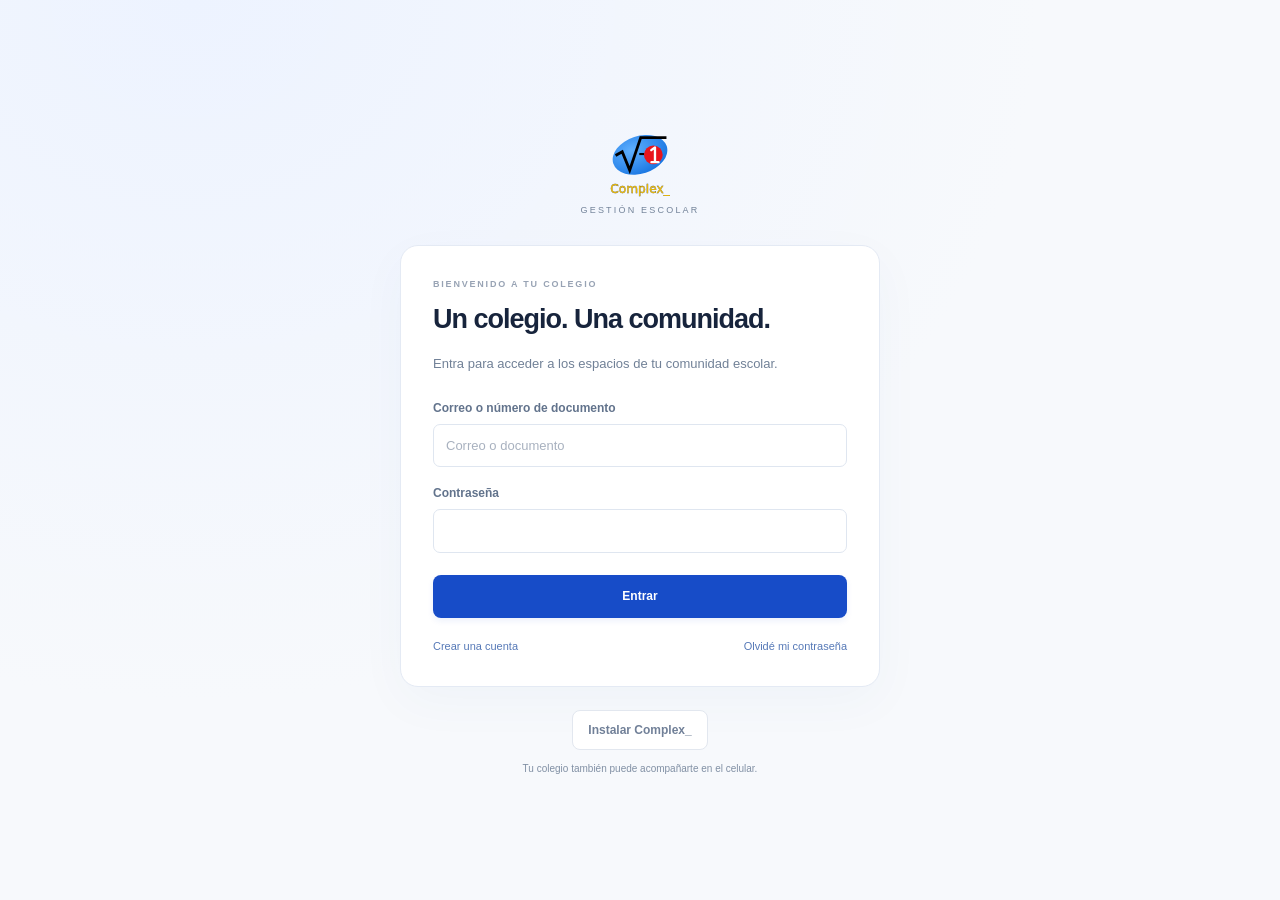
<file: index.html>
<!doctype html>
<html lang="es-CO">
<head>
<meta charset="utf-8"><meta name="viewport" content="width=device-width,initial-scale=1,viewport-fit=cover"><meta name="theme-color" content="#174cc8">
<meta name="description" content="Complex_: acceso y cuentas de tu comunidad escolar."><meta name="apple-mobile-web-app-capable" content="yes"><meta name="apple-mobile-web-app-title" content="Complex_">
<meta http-equiv="Content-Security-Policy" content="default-src 'self'; script-src 'self'; style-src 'self'; img-src 'self' data:; connect-src 'self' https://auyfjqprhspncctnufzi.supabase.co wss://auyfjqprhspncctnufzi.supabase.co; object-src 'none'; frame-src 'self' blob:; base-uri 'self'; form-action 'self'">
<title>Cuentas · Complex_</title><link rel="icon" href="icono.svg" type="image/svg+xml"><link rel="apple-touch-icon" href="icono-192.png"><link rel="manifest" href="manifest.webmanifest"><link rel="stylesheet" href="esqueleto.css?v=20261027183746"><script src="pwa-update.js?v=20261027183746" defer></script><script src="supabase-2.117.3.js?v=20261027183746" defer></script><script src="cloud.js?v=20261027183746" defer></script>
<link rel="stylesheet" href="circulares.css?v=20261027183746"><script src="circular-model.js?v=20261027183746" defer></script><script src="circulares.js?v=20261027183746" defer></script>
<script src="esqueleto.js?v=20261027183746" defer></script>
</head>
<body>
<a class="skip" href="#contenido">Ir al contenido</a>
<button id="menu-backdrop" class="backdrop" aria-label="Cerrar menú" hidden></button>
<aside class="sidebar" id="sidebar" aria-label="Navegación principal">
<a class="brand" href="#/inicio" aria-label="Complex_, inicio"><img src="logo-complex.svg" alt="Complex_"><span>GESTIÓN ESCOLAR</span></a>
<div class="workspace"><span class="workspace-icon" data-icon="school"></span><div><strong>Tu colegio</strong><small>Espacio por configurar</small></div><span class="workspace-dot" aria-hidden="true"></span></div>
<p class="nav-label">TU ESPACIO</p><nav id="nav"></nav>
<div class="sidebar-bottom"><div class="skeleton-label"><span></span>Estructura inicial</div><p>Todo empieza con una<br>comunidad bien conectada.</p><button class="help-button" data-action="help"><span data-icon="help"></span>Guía para empezar<span>↗</span></button></div>
</aside>
<div class="workspace-main">
<header class="topbar"><button class="icon-button mobile-menu" id="menu-button" aria-label="Abrir menú" aria-controls="sidebar" aria-expanded="false"><span data-icon="menu"></span></button><div class="breadcrumb"><span>Administración</span><span class="crumb-slash">/</span><strong id="breadcrumb-current">Cuentas</strong></div><div class="topbar-actions"><button class="top-help" data-action="help"><span data-icon="help"></span><span>Ayuda</span></button><span class="top-divider"></span><span class="profile-avatar" aria-hidden="true">C</span><span class="profile-label">Administración<small>Acceso al colegio</small></span></div></header>
<main id="contenido" tabindex="-1"></main>
<footer class="footer"><span>Complex_ <span class="footer-dot">·</span> Tu comunidad, en un solo lugar.</span><span>Conectado a tu colegio</span></footer>
</div>
<dialog id="account-dialog" aria-labelledby="account-title"><form id="account-form">
<div class="dialog-heading"><div><span class="eyebrow">GESTIÓN DE CUENTAS</span><h2 id="account-title">Añadir cuenta</h2></div><button class="icon-button" type="button" data-action="close-dialog" aria-label="Cerrar formulario"><span data-icon="close"></span></button></div>
<p class="dialog-intro">Crea el acceso de la persona y asígnale un rol en el colegio.</p>
<div class="draft-notice"><span data-icon="info"></span><span>Se creará una <strong>cuenta real en el colegio</strong>. Al terminar recibirás la contraseña temporal para entregarla a la persona.</span></div>
<input id="account-id" type="hidden">
<div class="form-grid"><label>Nombres <span>*</span><input id="first-name" name="firstName" autocomplete="given-name" maxlength="80" required placeholder="Nombres de la persona"></label><label>Apellidos <span>*</span><input id="last-name" name="lastName" autocomplete="family-name" maxlength="80" required placeholder="Apellidos"></label></div>
<label>Correo electrónico <span>*</span><input id="account-email" name="email" type="email" autocomplete="email" maxlength="180" required placeholder="nombre@ejemplo.com"></label>
<label>Rol en el colegio <span>*</span><select id="account-role" name="role" required></select><small id="role-hint"></small></label>

<p class="form-error" id="form-error" role="alert" hidden></p>
<div class="dialog-actions"><button class="btn secondary" type="button" data-action="close-dialog">Cancelar</button><button class="btn primary" type="submit"><span data-icon="save"></span>Crear cuenta</button></div>
</form></dialog>
<dialog id="info-dialog" aria-labelledby="info-title"><div class="dialog-heading"><h2 id="info-title"></h2><button class="icon-button" data-action="close-info" aria-label="Cerrar"><span data-icon="close"></span></button></div><div id="info-body"></div><div class="dialog-actions" id="info-actions"></div></dialog>
<div class="toast" id="toast" role="status" hidden></div>
</body></html>
</file>
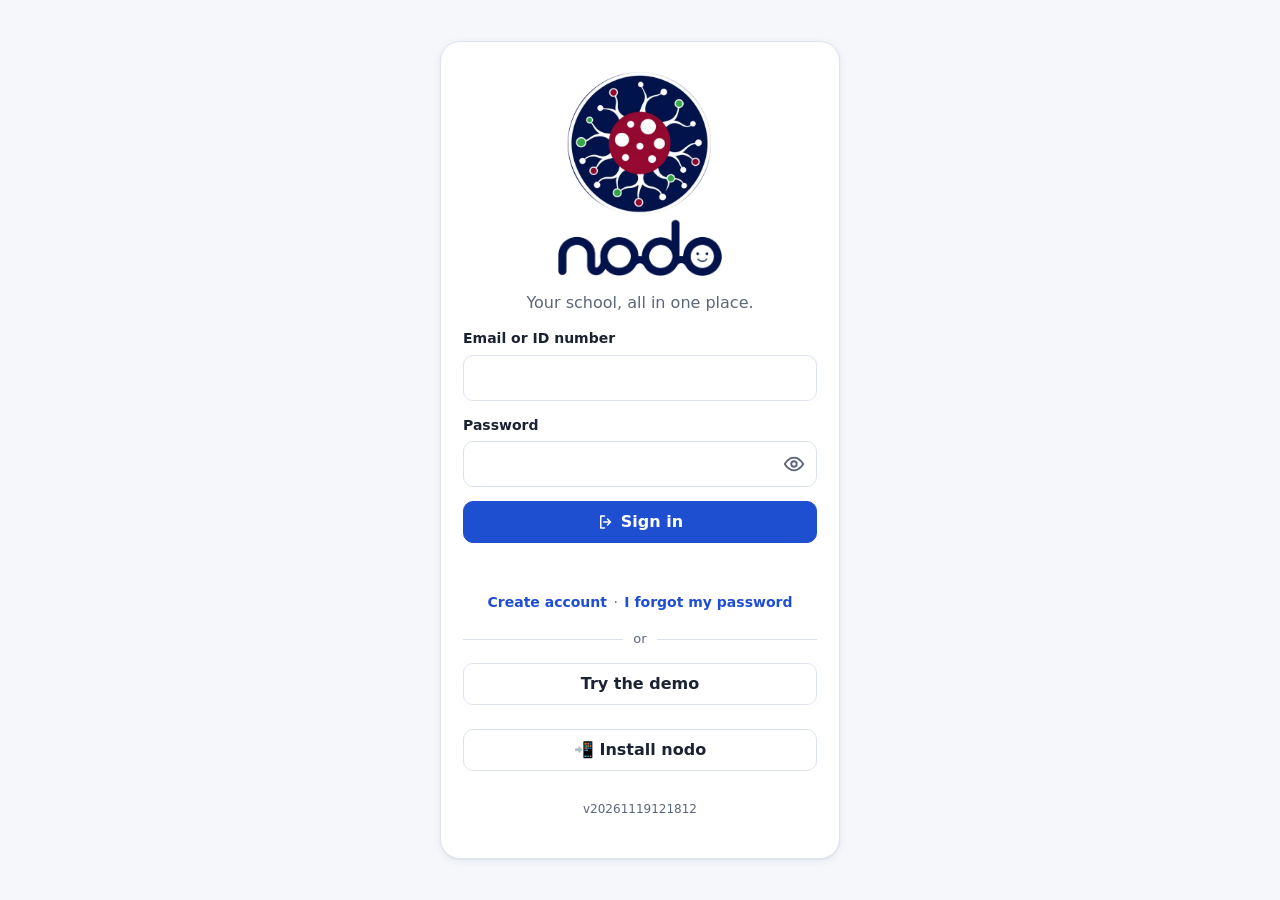
<file: app/index.html>
<!doctype html>
<html lang="es">
<head>
  <meta charset="utf-8">
  <!-- Política de seguridad (CSP): solo se ejecuta código de la propia app (y la librería de QR con su
       huella de integridad); los datos solo van a nuestro Supabase. Si alguien lograra meter HTML en un
       mensaje, el navegador no ejecutaría scripts. -->
  <meta http-equiv="Content-Security-Policy" content="default-src 'self'; script-src 'self' https://cdn.jsdelivr.net; style-src 'self' 'unsafe-inline'; img-src 'self' data: blob: https://auyfjqprhspncctnufzi.supabase.co; connect-src 'self' https://auyfjqprhspncctnufzi.supabase.co wss://auyfjqprhspncctnufzi.supabase.co; font-src 'self' data:; worker-src 'self' blob:; frame-src 'self' blob:; manifest-src 'self'; object-src 'none'; base-uri 'self'; form-action 'self'">
  <!-- Sin zoom (Fabio, 27-oct): ni con dos dedos ni al tocar un campo de texto en el iPhone -->
  <meta name="viewport" content="width=device-width, initial-scale=1, minimum-scale=1, maximum-scale=1, user-scalable=no, viewport-fit=cover">
  <title>nodo</title>
  <meta name="description" content="nodo: notas, asistencia, observador y circulares de tu colegio.">
  <meta name="theme-color" content="#1f4fd1">
  <link rel="manifest" href="manifest.webmanifest">
  <link rel="icon" href="img/icono.svg" type="image/svg+xml">
  <link rel="apple-touch-icon" href="img/icono-192.png">
  <link rel="stylesheet" href="estilos.css">
  <link rel="stylesheet" href="estilos-rea.css">
</head>
<body>
  <div id="app">
    <div class="cargando pantalla" aria-label="Cargando"><span></span></div>
  </div>
  <noscript>nodo necesita JavaScript.</noscript>
  <!-- La librería de Supabase se baja en paralelo con la app (antes empezaba solo cuando la app ya había cargado) -->
  <link rel="preload" href="vendor/supabase-2.117.3.js" as="script">
  <!-- El núcleo de la app se pide todo a la vez (sin esperar a que app.js diga qué necesita) -->
  <link rel="modulepreload" href="js/db.js">
  <link rel="modulepreload" href="js/estado.js">
  <link rel="modulepreload" href="js/ui.js">
  <link rel="modulepreload" href="js/config.js">
  <link rel="modulepreload" href="js/i18n.js">
  <link rel="modulepreload" href="js/pantallas/comun.js">
  <script type="module" src="js/app.js"></script>
</body>
</html>
</file>
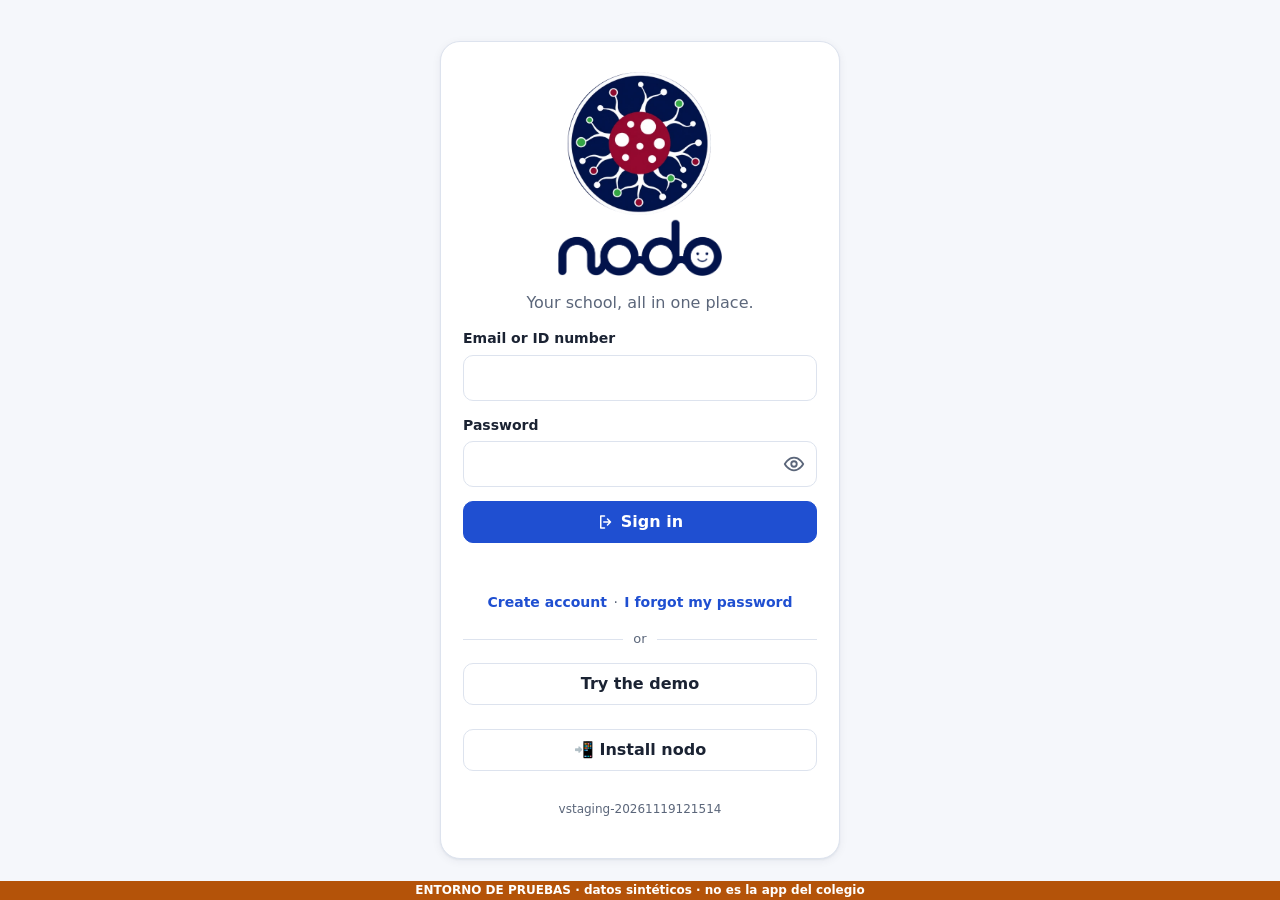
<file: staging/index.html>
<!doctype html>
<html lang="es">
<head><meta name="robots" content="noindex, nofollow">
  <meta charset="utf-8">
  <!-- Política de seguridad (CSP): solo se ejecuta código de la propia app (y la librería de QR con su
       huella de integridad); los datos solo van a nuestro Supabase. Si alguien lograra meter HTML en un
       mensaje, el navegador no ejecutaría scripts. -->
  <meta http-equiv="Content-Security-Policy" content="default-src 'self'; script-src 'self' https://cdn.jsdelivr.net; style-src 'self' 'unsafe-inline'; img-src 'self' data: blob: https://vetaaucwfzyeyjiaebwo.supabase.co; connect-src 'self' https://vetaaucwfzyeyjiaebwo.supabase.co wss://vetaaucwfzyeyjiaebwo.supabase.co; font-src 'self' data:; worker-src 'self' blob:; frame-src 'self' blob:; manifest-src 'self'; object-src 'none'; base-uri 'self'; form-action 'self'">
  <!-- Sin zoom (Fabio, 27-oct): ni con dos dedos ni al tocar un campo de texto en el iPhone -->
  <meta name="viewport" content="width=device-width, initial-scale=1, minimum-scale=1, maximum-scale=1, user-scalable=no, viewport-fit=cover">
  <title>nodo</title>
  <meta name="description" content="nodo: notas, asistencia, observador y circulares de tu colegio.">
  <meta name="theme-color" content="#1f4fd1">
  <link rel="manifest" href="manifest.webmanifest">
  <link rel="icon" href="img/icono.svg" type="image/svg+xml">
  <link rel="apple-touch-icon" href="img/icono-192.png">
  <link rel="stylesheet" href="estilos.css">
  <link rel="stylesheet" href="estilos-rea.css">
</head>
<body><div id="franja-staging" role="note" style="position:fixed;left:0;right:0;bottom:0;z-index:99999;background:#b45309;color:#fff;font:600 12px/1.6 system-ui,sans-serif;text-align:center;pointer-events:none">ENTORNO DE PRUEBAS · datos sintéticos · no es la app del colegio</div>
  <div id="app">
    <div class="cargando pantalla" aria-label="Cargando"><span></span></div>
  </div>
  <noscript>nodo necesita JavaScript.</noscript>
  <!-- La librería de Supabase se baja en paralelo con la app (antes empezaba solo cuando la app ya había cargado) -->
  <link rel="preload" href="vendor/supabase-2.117.3.js" as="script">
  <!-- El núcleo de la app se pide todo a la vez (sin esperar a que app.js diga qué necesita) -->
  <link rel="modulepreload" href="js/db.js">
  <link rel="modulepreload" href="js/estado.js">
  <link rel="modulepreload" href="js/ui.js">
  <link rel="modulepreload" href="js/config.js">
  <link rel="modulepreload" href="js/i18n.js">
  <link rel="modulepreload" href="js/pantallas/comun.js">
  <script type="module" src="js/app.js"></script>
</body>
</html>
</file>
<file: esqueleto.css>
:root{--blue:#174cc8;--soft:#edf3ff;--ink:#17243c;--muted:#778397;--line:#e7ebf2;--bg:#f7f9fc;font-family:Inter,"Segoe UI",Arial,sans-serif;color:var(--ink);background:var(--bg);font-synthesis:none;color-scheme:light}*{box-sizing:border-box}body{margin:0;font-size:14px;line-height:1.5}button,input,select,textarea{font:inherit}button{cursor:pointer;color:inherit}button:disabled{cursor:not-allowed}a{color:inherit;text-decoration:none}svg{height:20px;width:20px;display:block;stroke:currentColor;fill:none;stroke-width:1.7;stroke-linecap:round;stroke-linejoin:round}button:focus-visible,a:focus-visible,input:focus-visible,select:focus-visible,textarea:focus-visible{outline:3px solid #90b6ff;outline-offset:3px}[hidden]{display:none!important}.skip{position:fixed;left:16px;top:-100px;background:var(--blue);color:white;padding:12px;z-index:200}.skip:focus{top:10px}.sidebar{width:248px;position:fixed;inset:0 auto 0 0;background:#fff;border-right:1px solid var(--line);display:flex;flex-direction:column;padding:28px 18px 20px;z-index:30}.brand{padding:0 16px;display:flex;flex-direction:column;align-items:flex-start;gap:6px}.brand img{width:161px;height:61px;object-fit:contain}.brand>span{font-size:9px;letter-spacing:2.2px;color:#8b96a6;padding-left:13px}.workspace{display:flex;align-items:center;gap:10px;margin:30px 0 29px;padding:12px 10px;border:1px solid var(--line);border-radius:11px;background:#fafbfd}.workspace-icon{display:grid;place-items:center;background:#eaf0fb;color:var(--blue);height:35px;width:35px;border-radius:9px}.workspace strong{font-size:12px;display:block}.workspace small{font-size:10px;color:var(--muted);display:block}.workspace-dot{margin-left:auto;width:6px;height:6px;background:#c29a43;border-radius:50%}.nav-label{font-size:9px;font-weight:700;letter-spacing:1.7px;color:#9aa4b4;margin:0 14px 13px}nav{display:grid;gap:5px}nav a{display:flex;align-items:center;gap:13px;padding:12px 15px;color:#7b879a;border-radius:9px;font-size:12px;font-weight:500}nav a:hover{background:#f6f8fc;color:var(--ink)}nav a.active{background:var(--soft);color:var(--blue);font-weight:650}nav a.active:after{content:"";width:5px;height:5px;border-radius:50%;background:var(--blue);margin-left:auto}nav svg{width:18px;height:18px}.nav-label.secondary-label{margin-top:27px}.sidebar-bottom{margin-top:auto;padding:30px 13px 0}.skeleton-label{font-size:10px;font-weight:600;color:#727f92;display:flex;align-items:center;gap:7px}.skeleton-label span{width:6px;height:6px;border-radius:50%;background:#c8a35a}.sidebar-bottom p{font-size:10px;color:#a1aaba;line-height:1.8;margin:9px 0 22px}.help-button{display:flex;align-items:center;gap:9px;border:0;background:none;padding:0;color:#7c8899;font-size:11px}.help-button svg{width:16px;height:16px}.help-button>span:last-child{padding-left:11px}.workspace-main{margin-left:248px;min-height:100vh;display:flex;flex-direction:column}.topbar{height:82px;border-bottom:1px solid var(--line);background:#fff;display:flex;align-items:center;justify-content:space-between;padding:0 43px;gap:20px}.breadcrumb{display:flex;align-items:center;gap:14px;font-size:11px;color:#8a95a7}.breadcrumb strong{font-weight:500;color:#59677d}.crumb-slash{color:#cad0db}.topbar-actions{display:flex;align-items:center;gap:14px}.top-help{display:flex;align-items:center;gap:7px;border:0;background:none;color:#8b96a7;font-size:10px}.top-help svg{height:16px;width:16px}.top-divider{height:24px;border-left:1px solid var(--line);margin:0 4px}.profile-avatar{display:grid;place-items:center;width:32px;height:32px;background:#eff3fa;color:#6681b2;border:1px solid #e4eaf3;border-radius:50%;font-size:11px;font-weight:650}.profile-label{font-size:10px;font-weight:600}.profile-label small{display:block;color:#9ca5b4;font-weight:400;font-size:9px;margin-top:1px}main{padding:37px 43px 42px;max-width:1460px;width:100%;margin:0 auto;flex:1;outline:0}.eyebrow{font-size:9px;letter-spacing:1.8px;font-weight:700;color:#98a3b4;display:block;margin-bottom:10px}h1,h2,h3,p{margin-top:0}h1{font-size:28px;letter-spacing:-1px;font-weight:650;line-height:1.2;margin-bottom:10px}h2{font-size:17px;letter-spacing:-.35px;font-weight:650}h3{font-size:13px;font-weight:650}.page-heading{display:flex;justify-content:space-between;align-items:center;gap:24px;margin-bottom:26px}.page-heading p{font-size:12px;color:#8c97a8;margin-bottom:0;max-width:600px}.heading-actions{display:flex;gap:10px}.btn{display:inline-flex;align-items:center;justify-content:center;gap:8px;min-height:39px;padding:10px 15px;border-radius:8px;font-size:11px;font-weight:600;border:1px solid transparent;white-space:nowrap}.btn svg{width:15px;height:15px}.btn.primary{background:var(--blue);color:#fff;box-shadow:0 3px 6px #174cc814}.btn.primary:hover{background:#123fa9}.btn.secondary{background:#fff;border-color:#e2e7ef;color:#718098}.btn.secondary:hover{border-color:#bbc8dc;color:var(--ink)}.btn:disabled{opacity:.55}.btn.danger{color:#b44e4e;background:#fff6f5;border:1px solid #f4dedd}.outline-link{color:var(--blue);font-size:11px;font-weight:600;display:inline-flex;align-items:center;gap:5px}.outline-link svg{height:14px;width:14px}.metric-grid{display:grid;grid-template-columns:repeat(3,minmax(0,1fr));gap:17px;margin-bottom:26px}.metric{border:1px solid var(--line);background:#fff;border-radius:12px;padding:18px 19px;display:flex;justify-content:space-between;gap:12px}.metric-label{font-size:11px;color:#8c97a7;margin-bottom:5px}.metric-value{font-size:26px;letter-spacing:-.8px;font-weight:600;line-height:1.3}.metric small{font-size:9px;color:#a3acbb;display:block;margin-top:4px}.metric-icon{width:35px;height:35px;border-radius:10px;display:grid;place-items:center;background:#f1f5fd;color:#7a9cd5}.metric:nth-child(2) .metric-icon{background:#f0f7f4;color:#79a995}.metric:nth-child(3) .metric-icon{background:#faf6eb;color:#bfa56d}.metric-icon svg{height:17px;width:17px}.panel{border:1px solid var(--line);border-radius:14px;background:#fff;overflow:hidden}.tabs{display:flex;gap:27px;border-bottom:1px solid var(--line);padding:0 23px;overflow:auto}.tab{padding:17px 0 14px;border:0;border-bottom:2px solid transparent;background:none;color:#94a0b1;display:flex;gap:7px;align-items:center;font-size:11px;font-weight:500;white-space:nowrap}.tab.active{border-bottom-color:var(--blue);color:var(--blue);font-weight:600}.tab svg{height:14px;width:14px}.count-pill{font-size:8px;border-radius:4px;background:#edf2fb;min-width:15px;text-align:center;padding:1px 4px}.toolbar{padding:20px 23px;display:flex;align-items:center;justify-content:space-between;gap:15px}.search{position:relative;display:flex;align-items:center;flex:1;max-width:285px}.search svg{position:absolute;left:12px;height:15px;width:15px;color:#a2adbd;pointer-events:none}.search input{width:100%;padding:10px 12px 10px 36px;border:1px solid var(--line);border-radius:7px;font-size:10px;color:var(--ink);background:#fff}.search input::placeholder{color:#a0abba}.filter{display:flex;align-items:center;gap:8px;font-size:10px;color:#a3adbd}.filter select{border:1px solid var(--line);border-radius:7px;padding:9px 30px 9px 11px;background:#fff;color:#8390a3;font-size:10px;max-width:200px}.table-scroll{overflow:auto}.accounts-table{width:100%;border-collapse:collapse;text-align:left}.accounts-table th{background:#fafbfd;border-top:1px solid #eef1f6;border-bottom:1px solid #eef1f6;font-size:9px;font-weight:500;color:#a1acba;letter-spacing:.15px;padding:12px 23px;white-space:nowrap}.accounts-table td{padding:16px 23px;border-bottom:1px solid #f0f3f7;font-size:11px;color:#7c899b;vertical-align:middle}.accounts-table th:last-child,.accounts-table td:last-child{text-align:right}.person{display:flex;align-items:center;gap:10px}.person-avatar{height:31px;width:31px;background:#edf2fd;color:#6c8dc7;border-radius:50%;display:grid;place-items:center;font-size:10px;font-weight:600;flex:none}.person-name{font-weight:600;color:#4c5e77;display:block}.person small{font-size:9px;color:#a0aaba}.badge{display:inline-flex;align-items:center;gap:5px;border:1px solid #ece4d3;border-radius:5px;padding:3px 6px;background:#fffcf5;color:#ac955d;font-size:9px;white-space:nowrap}.badge:before{content:"";width:4px;height:4px;border-radius:50%;background:currentColor}.empty-cell{padding:0!important}.empty{min-height:277px;display:flex;flex-direction:column;align-items:center;justify-content:center;text-align:center;padding:35px 22px}.empty-icon{display:grid;place-items:center;width:62px;height:62px;border:1px solid #e9eef7;border-radius:18px;background:#f8faff;color:#7495ce;margin-bottom:17px;box-shadow:0 6px 18px #3767ad06}.empty-icon svg{width:28px;height:28px;stroke-width:1.3}.empty h3{font-size:14px;letter-spacing:-.2px;color:#536780;margin-bottom:8px}.empty p{font-size:11px;line-height:1.8;color:#9aa5b5;max-width:350px;margin-bottom:16px}.empty .btn{padding:8px 13px;min-height:33px;font-size:10px}.table-footer{min-height:48px;padding:14px 23px;display:flex;justify-content:space-between;gap:12px;font-size:9px;color:#a6afbd;background:#fff}.ready-note{display:flex;align-items:flex-start;gap:12px;margin-top:18px;background:#eff5ff;border:1px solid #e2ebfb;border-radius:10px;padding:15px 17px;color:#7189b3}.ready-note>span{padding-top:2px}.ready-note svg{width:16px;height:16px}.ready-note strong{font-size:10px;color:#5d79a4;font-weight:600;display:block;margin-bottom:3px}.ready-note p{font-size:10px;line-height:1.7;margin:0;color:#8b9db8}.roles-grid{display:grid;grid-template-columns:repeat(3,minmax(0,1fr));gap:13px;padding:24px}.role-card{border:1px solid var(--line);border-radius:10px;padding:18px}.role-card svg{color:#86a1cf;margin-bottom:15px}.role-card h3{margin-bottom:6px;font-size:11px}.role-card p{color:#98a3b4;font-size:10px;line-height:1.8;margin-bottom:12px}.role-card>span{font-size:9px;color:#9cabc3}.section-intro{padding:22px 24px 0;color:#97a1b0;font-size:11px}.module-grid{display:grid;grid-template-columns:repeat(3,minmax(0,1fr));gap:17px}.module-card{background:#fff;border:1px solid var(--line);border-radius:12px;min-height:185px;padding:22px;display:flex;flex-direction:column;align-items:flex-start}.module-card .metric-icon{margin-bottom:17px}.module-card h3{font-size:13px;margin-bottom:7px}.module-card p{font-size:11px;color:#98a3b3;line-height:1.7;margin-bottom:18px}.module-card .outline-link{margin-top:auto}.setup-list{padding:0 23px}.setup-row{display:flex;align-items:center;gap:17px;padding:21px 0;border-bottom:1px solid var(--line)}.setup-row:last-child{border-bottom:0}.step-num{width:31px;height:31px;border:1px solid #e6ebf4;background:#f9fbff;border-radius:9px;display:grid;place-items:center;color:#95a7c5;font-size:11px;flex:none}.setup-row h3{margin:0 0 4px}.setup-row p{color:#98a3b3;font-size:11px;margin:0}.setup-row>a{margin-left:auto;flex:none}.welcome-banner{border:1px solid #dce6fa;border-radius:14px;background:#edf3ff;padding:28px;margin-bottom:25px}.welcome-banner .eyebrow{color:#6e8dbb}.welcome-banner h2{font-size:25px;line-height:1.35;letter-spacing:-.7px;color:#2f538e;margin-bottom:10px;max-width:490px}.welcome-banner p{font-size:12px;line-height:1.8;color:#8298ba;max-width:560px;margin-bottom:19px}.settings-row{display:flex;align-items:center;justify-content:space-between;gap:20px;padding:21px 25px;border-bottom:1px solid var(--line)}.settings-row:last-child{border:0}.settings-row h3{margin-bottom:5px}.settings-row p{font-size:11px;color:#99a4b4;margin:0}.settings-row .badge{color:#879ab9;border-color:#e0e8f4;background:#f8faff}.footer{padding:21px 43px;border-top:1px solid #edf0f5;display:flex;justify-content:space-between;gap:20px;color:#acb4c1;font-size:9px;max-width:1460px;width:100%;margin:0 auto}.footer-dot{padding:0 5px}.icon-button{height:31px;width:31px;display:grid;place-items:center;border:1px solid transparent;border-radius:7px;color:#8d9bb0;background:none;padding:0}.icon-button:hover{background:#f0f4fb;color:var(--blue)}.icon-button svg{height:16px;width:16px}.row-actions{display:flex;justify-content:flex-end;gap:2px}.mobile-menu{display:none}.backdrop{position:fixed;inset:0;background:#13223c55;border:0;z-index:29}dialog{border:1px solid var(--line);padding:28px;border-radius:17px;width:min(530px,calc(100% - 30px));max-height:90dvh;box-shadow:0 20px 90px #132e6933;color:var(--ink);overflow:auto}dialog::backdrop{background:#16243c69;backdrop-filter:blur(3px)}.dialog-heading{display:flex;align-items:flex-start;justify-content:space-between;gap:20px}.dialog-heading h2{font-size:21px;letter-spacing:-.5px;margin:0}.dialog-heading .eyebrow{margin-bottom:6px}.dialog-intro{font-size:12px;color:#8a98ac;line-height:1.8;margin:12px 0 18px}.draft-notice{display:flex;gap:10px;background:#f2f6ff;border:1px solid #e4ebfa;border-radius:8px;padding:12px;font-size:10px;line-height:1.8;color:#8299bc;margin-bottom:20px}.draft-notice svg{height:16px;width:16px;color:#7594c6;flex:none;margin-top:2px}.draft-notice strong{font-weight:600}form>label,.form-grid>label{display:block;font-size:11px;font-weight:600;margin-bottom:17px;color:#64758e}label>span{color:#97abc9}label input,label select,label textarea{width:100%;border:1px solid #dfe6f0;border-radius:7px;padding:11px 12px;margin-top:7px;background:#fff;color:var(--ink);font-size:12px;font-weight:400}label input::placeholder,label textarea::placeholder{color:#a8b1bf}label small{display:block;font-size:10px;color:#9ba8ba;font-weight:400;margin-top:6px}label .optional{display:inline;margin-left:7px;font-size:9px;color:#a6b0bf}textarea{resize:vertical}.form-grid{display:grid;grid-template-columns:1fr 1fr;gap:14px}.dialog-actions{border-top:1px solid var(--line);display:flex;justify-content:flex-end;gap:10px;padding-top:20px;margin-top:21px}.form-error{border:1px solid #f0d8d8;background:#fff8f7;border-radius:7px;padding:10px;color:#b25757;font-size:11px}#info-body{font-size:12px;line-height:1.9;color:#8797ac;margin-top:18px}#info-body li{margin-bottom:8px}.toast{position:fixed;bottom:25px;left:calc(50% + 124px);transform:translateX(-50%);background:#203b64;color:#fff;border-radius:10px;padding:13px 20px;font-size:12px;z-index:100;box-shadow:0 6px 30px #17315722;max-width:calc(100% - 35px);text-align:center}
@media(min-width:1500px){main{padding-top:48px}.empty{min-height:335px}.sidebar{width:270px}.workspace-main{margin-left:270px}}
@media(max-width:1120px){.sidebar{width:215px;padding-left:13px;padding-right:13px}.workspace-main{margin-left:215px}.topbar{padding:0 27px}main{padding:30px 27px}.footer{padding:20px 27px}.page-heading{align-items:flex-start}.roles-grid{grid-template-columns:repeat(2,minmax(0,1fr))}.accounts-table th,.accounts-table td{padding-left:17px;padding-right:17px}.profile-label{display:none}.toast{left:calc(50% + 107px)}}
@media(max-width:820px){.sidebar{width:240px;transform:translateX(-100%);transition:transform .2s}.sidebar.open{transform:translateX(0)}.workspace-main{margin-left:0}.mobile-menu{display:grid}.topbar{height:68px;padding:0 20px;gap:10px}.breadcrumb{margin-right:auto;font-size:10px;gap:9px}.topbar-actions{gap:8px}.top-help,.top-divider{display:none}main{padding:27px 20px}.footer{padding:19px 20px}.toast{left:50%}.sidebar-bottom{padding-top:40px}.page-heading{gap:18px}.page-heading h1{font-size:25px}.heading-actions .btn{font-size:10px;padding:9px 11px}.metric-grid{gap:10px}.metric{padding:15px 13px}.metric-icon{height:29px;width:29px}.metric-label{font-size:10px}.metric small{font-size:8px}.module-grid{grid-template-columns:repeat(2,minmax(0,1fr))}}
@media(max-width:540px){main{padding:25px 15px}.topbar{padding:0 15px}.page-heading{flex-wrap:wrap;margin-bottom:21px}.page-heading p{font-size:11px;line-height:1.8}.heading-actions{width:100%}.heading-actions .btn{width:100%;min-height:40px;font-size:11px}.metric-grid{gap:8px;margin-bottom:20px}.metric{padding:13px 10px;min-width:0}.metric-icon{display:none}.metric-value{font-size:24px}.metric-label{font-size:9px}.metric small{font-size:8px;line-height:1.6}.tabs{padding:0 15px;gap:22px}.tab{font-size:10px}.toolbar{padding:15px;gap:10px;flex-wrap:wrap}.search{max-width:none;min-width:100%}.filter{width:100%;justify-content:space-between}.filter select{flex:1;max-width:none}.accounts-table th,.accounts-table td{padding:13px 15px}.accounts-table th:nth-child(3),.accounts-table td:nth-child(3){display:none}.table-footer{padding:13px 15px;flex-wrap:wrap}.empty{min-height:285px}.empty p{font-size:10px}.ready-note{padding:14px}.ready-note p{font-size:9px}.roles-grid{grid-template-columns:1fr;padding:16px}.module-grid{grid-template-columns:1fr}.footer{padding:18px 15px;font-size:8px;line-height:1.8}.footer>span:last-child{text-align:right}.form-grid{grid-template-columns:1fr;gap:0}dialog{padding:23px 20px}.setup-list{padding:0 16px}.setup-row{gap:11px}.setup-row p{font-size:10px}.setup-row h3{font-size:11px}.setup-row>a{font-size:10px}.welcome-banner{padding:23px}.welcome-banner h2{font-size:22px}.settings-row{padding:20px 17px;align-items:flex-start}.settings-row h3{font-size:11px}.settings-row p{font-size:10px}.profile-avatar{width:29px;height:29px}.breadcrumb>span:first-child,.crumb-slash{display:none}}
@media(prefers-reduced-motion:reduce){*{transition:none!important;scroll-behavior:auto!important}}
/* Legibilidad de textos y controles en uso cotidiano. */
nav a{font-size:13px}.page-heading p{font-size:13px;color:#68798f}.btn{font-size:12px}.metric-label{font-size:12px;color:#6f7f94}.metric small{font-size:10px;color:#718097}.tab{font-size:12px;color:#738198}.search input,.filter,.filter select{font-size:12px}.accounts-table th{font-size:10px;color:#6e7e94}.accounts-table td{font-size:12px;color:#62748d}.empty p{font-size:12px;color:#78879b}.table-footer{font-size:10px;color:#77869a}.ready-note strong{font-size:11px;color:#456794}.ready-note p{font-size:11px;color:#647fa5}.role-card h3{font-size:13px}.role-card p{font-size:12px;color:#718197}.module-card p{font-size:12px;color:#718197}.draft-notice{font-size:11px;color:#5a759d}form>label,.form-grid>label{font-size:12px}label input,label select,label textarea{font-size:13px}.dialog-intro{color:#657a95}.section-intro{color:#6c7e96}.sidebar-bottom p{color:#77879d}.footer{color:#77879b}.sidebar{overflow-y:auto}.outline-link{font-size:12px}
@media(max-width:540px){.metric-label{font-size:10px}.metric small{font-size:9px}.tab{font-size:11px}.accounts-table td{font-size:11px}.empty p{font-size:11px}.heading-actions .btn{font-size:12px}.table-footer{font-size:9px}.ready-note p{font-size:10px}}


/* Acceso real al colegio. */
#cloud-gate{min-height:100dvh;display:flex;flex-direction:column;align-items:center;justify-content:center;padding:35px 18px;background:radial-gradient(ellipse at 15% 0,#edf3ff,transparent 55%),#f7f9fc}.auth-brand{display:flex;align-items:center;flex-direction:column;gap:7px;margin-bottom:28px}.auth-brand img{width:180px;height:73px;object-fit:contain}.auth-brand span{font-size:9px;letter-spacing:2.2px;color:#738399}.auth-card{width:min(480px,100%);background:#fff;border:1px solid #e4eaf4;border-radius:18px;box-shadow:0 15px 50px #234c8b09;padding:32px}.auth-card h1{font-size:27px;line-height:1.3}.auth-card>p{font-size:13px;color:#718197;line-height:1.8;margin:15px 0 24px}.auth-card form>label{display:block;font-size:12px;font-weight:600;color:#62738c;margin-bottom:17px}.auth-submit{width:100%;margin-top:5px;min-height:43px}.auth-links{display:flex;align-items:center;justify-content:space-between;gap:15px;margin-top:20px}.auth-links button{border:0;background:none;padding:0;font-size:11px;color:#5679b7}.auth-message{border:1px solid #dbe8ff;background:#f1f6ff;color:#4e709f;font-size:12px;padding:12px;border-radius:8px;margin-bottom:20px;line-height:1.8}.auth-install{display:flex;align-items:center;flex-direction:column;gap:11px;margin-top:23px}.auth-install small{color:#8190a4;font-size:10px}.auth-card .form-grid>label{min-width:0}.credentials{background:#f5f8fd;border:1px solid #e2eaf6;border-radius:10px;padding:18px}.credentials>strong{display:block;color:#355b8f;margin-bottom:15px}.credentials label{display:block;font-size:11px;color:#7c8ea7;margin-top:10px}.credentials code{display:block;color:#1d3f72;font-size:16px;margin-top:4px;overflow-wrap:anywhere}.credentials>small{display:block;font-size:10px;line-height:1.7;margin-top:15px}.active-badge{color:#248663;background:#f0f8f4;border-color:#dceee4}.workspace{flex-wrap:wrap}.school-picker{width:100%;font-size:11px;border:1px solid #dce5f2;padding:5px;color:#526b91;border-radius:5px;background:#fff}.topbar-actions>.top-help:first-child{display:flex!important}
@media(max-width:540px){.auth-card{padding:26px 22px}.auth-card h1{font-size:24px}.auth-links{flex-wrap:wrap}.auth-brand{margin-bottom:22px}.topbar-actions>.top-help:first-child{font-size:9px}}
</file>
<file: circulares.css>
.circ-panel{padding:24px;margin-bottom:22px}.circ-panel h2{margin-top:0}.circ-hint{font-size:.9rem;color:#526174;line-height:1.6}.circ-grid{display:grid;grid-template-columns:repeat(2,minmax(0,1fr));gap:18px}.circ-panel fieldset{border:0;padding:0;margin:0;min-width:0}.circ-panel label{display:block;font-weight:650;margin:0 0 18px}.circ-panel input{display:block;width:100%;box-sizing:border-box;margin-top:7px;min-height:44px;padding:10px 12px;border:1px solid #bac5d5;border-radius:8px;font:inherit;color:#18283e;background:#fff}.circ-panel input[readonly]{background:#f1f4f9;color:#46566a}.circ-panel small{display:block;font-weight:400;line-height:1.5;margin-top:5px;color:#526174}.circ-toolbar{display:flex;flex-wrap:wrap;gap:6px;background:#f4f6fa;border:1px solid #bac5d5;border-bottom:0;border-radius:8px 8px 0 0;padding:8px}.circ-toolbar button{min-height:38px;border:1px solid #c4cede;background:#fff;border-radius:6px;padding:8px 11px;font:inherit;cursor:pointer}.circ-toolbar button[aria-pressed=true]{background:#e0eaff;border-color:#174cc8}.circ-editor{border:1px solid #bac5d5;border-radius:0 0 8px 8px;min-height:240px;padding:14px;margin-bottom:20px;line-height:1.65;overflow-wrap:anywhere;background:white;color:#18283e}.circ-editor:focus,.circ-toolbar button:focus-visible,.circ-panel input:focus-visible{outline:3px solid #174cc8;outline-offset:2px}.circ-editor p{margin:0 0 12px}.circ-editor[contenteditable=false],fieldset:disabled .circ-editor{opacity:.8;pointer-events:none}.circ-actions{display:flex;flex-wrap:wrap;gap:10px;margin-top:16px}.circ-actions .btn{min-height:44px;white-space:normal}.circ-status{padding:14px;border-radius:8px;background:#eaf2ff;color:#163a71;overflow-wrap:anywhere}.circ-error{background:#fff0f0;color:#8b2121}.circ-notice{padding:18px;background:#fff8e7;border:1px solid #e4ca85;border-radius:10px;line-height:1.6;margin-bottom:22px;color:#634b16}.circ-list-row{display:flex;gap:18px;justify-content:space-between;align-items:center;padding:18px 0;border-bottom:1px solid #e4e9f0}.circ-list-row small{margin-top:8px}.circ-result{padding:20px;margin-top:20px;border:1px solid #aac1e5;background:#f2f7ff;border-radius:10px}.circ-preview{box-sizing:border-box;width:min(950px,96vw);max-height:92vh;padding:24px;border:1px solid #bac5d5;border-radius:12px;color:#18283e}.circ-preview header{display:flex;justify-content:space-between;gap:16px;align-items:start}.circ-preview h2{margin-top:0}.circ-preview iframe{width:100%;height:65vh;border:1px solid #bac5d5;margin:16px 0}.circ-preview dl{display:grid;grid-template-columns:130px 1fr;gap:8px 14px}.circ-preview dt{font-weight:650}.circ-preview dd{margin:0;overflow-wrap:anywhere}.circ-content{line-height:1.7;overflow-wrap:anywhere}.circ-sr{position:absolute;width:1px;height:1px;padding:0;overflow:hidden;clip:rect(0,0,0,0);white-space:nowrap}.circ-panel fieldset:disabled [contenteditable]{user-select:text}.circ-panel [hidden]{display:none!important}@media(max-width:700px){.circ-panel{padding:18px}.circ-grid{grid-template-columns:1fr;gap:0}.circ-actions .btn{flex:1 1 auto}.circ-list-row{display:block}.circ-preview{padding:16px}.circ-preview dl{display:block}.circ-preview dd{margin:3px 0 12px}.circ-preview header{align-items:center}.circ-preview h2{font-size:1.1rem}}
</file>
<file: app/estilos.css>
/* Complex_ — estilos. Siempre con variables de color (modo claro/oscuro). */
:root {
  --fondo: #f5f7fb;
  --superficie: #ffffff;
  --superficie-2: #eef2f9;
  --borde: #dde3ee;
  --texto: #1b2333;
  --texto-2: #5b667a;
  --primario: #1f4fd1;
  --primario-texto: #ffffff;
  --primario-suave: #e6edff;
  --peligro: #c62828;
  --ok: #1e8e3e;
  --alerta: #b26a00;
  --bajo: #c62828;
  --basico: #b26a00;
  --alto: #1f4fd1;
  --superior: #1e8e3e;
  --sombra: 0 1px 2px rgba(20, 30, 60, .06), 0 2px 10px rgba(20, 30, 60, .06);
  --radio: 14px;
  --menu-alto: 64px;
  color-scheme: light;
}
@media (prefers-color-scheme: dark) {
  :root:not([data-theme="light"]) {
    --fondo: #0f1420; --superficie: #171e2c; --superficie-2: #1f2838; --borde: #2c3648;
    --texto: #e7ecf5; --texto-2: #9aa6bb; --primario: #6d95ff; --primario-texto: #0b1020; --primario-suave: #1d2a4d;
    --peligro: #ff6b6b; --ok: #4cc46f; --alerta: #ffb547; --bajo: #ff6b6b; --basico: #ffb547; --alto: #7ea4ff; --superior: #4cc46f;
    --sombra: 0 1px 2px rgba(0, 0, 0, .3); color-scheme: dark;
  }
}
:root[data-theme="dark"] {
  --fondo: #0f1420; --superficie: #171e2c; --superficie-2: #1f2838; --borde: #2c3648;
  --texto: #e7ecf5; --texto-2: #9aa6bb; --primario: #6d95ff; --primario-texto: #0b1020; --primario-suave: #1d2a4d;
  --peligro: #ff6b6b; --ok: #4cc46f; --alerta: #ffb547; --bajo: #ff6b6b; --basico: #ffb547; --alto: #7ea4ff; --superior: #4cc46f;
  --sombra: 0 1px 2px rgba(0, 0, 0, .3); color-scheme: dark;
}

* { box-sizing: border-box; }
html, body { margin: 0; height: 100%; }
/* Sin zoom con dos dedos ni con doble toque: se desplaza con un dedo, pero la página no se agranda ni se achica.
   (Las tablas y pestañas que se mueven de lado siguen funcionando: pan-x.) */
html { touch-action: pan-x pan-y; }
body {
  background: var(--fondo); color: var(--texto);
  font: 16px/1.45 system-ui, -apple-system, "Segoe UI", Roboto, "Helvetica Neue", Arial, sans-serif;
  -webkit-text-size-adjust: 100%; -webkit-tap-highlight-color: transparent;
}
a { color: var(--primario); text-decoration: none; }
h1, h2, h3 { margin: 0; line-height: 1.2; }
button, input, select, textarea { font: inherit; color: inherit; }
[hidden] { display: none !important; }
small { color: var(--texto-2); font-size: .82em; }

/* ---------- Armazón ---------- */
#app { min-height: 100%; }
.barra {
  position: sticky; top: 0; z-index: 20; display: flex; align-items: center; gap: 8px;
  padding: calc(8px + env(safe-area-inset-top)) 16px 8px; background: var(--superficie); border-bottom: 1px solid var(--borde);
}
.barra-colegio { display: flex; align-items: center; gap: 10px; min-width: 0; flex: 1; background: none; border: 0; padding: 4px 0; cursor: pointer; text-align: left; }
.barra-colegio.sin-cambio { cursor: default; } /* solo el «Administrador» cambia de colegio (16-nov-2026) */
.nombre-colegio { font-weight: 700; white-space: nowrap; overflow: hidden; text-overflow: ellipsis; }
.logo-mini, .logo { display: inline-grid; place-items: center; background: var(--primario); color: var(--primario-texto); font-weight: 800; border-radius: 10px; letter-spacing: -.5px; }
.logo-mini { width: 32px; height: 32px; font-size: 14px; flex: none; }
.logo { width: 56px; height: 56px; font-size: 24px; border-radius: 16px; }
.etiqueta-demo { font-size: 11px; font-weight: 700; background: var(--alerta); color: #fff; padding: 2px 6px; border-radius: 6px; }
.chip-rol { border: 1px solid var(--borde); background: var(--superficie-2); border-radius: 999px; padding: 6px 12px; font-size: 14px; cursor: pointer; white-space: nowrap; }
.chip-rol:disabled { cursor: default; }
.chip-rol { max-width: 42vw; overflow: hidden; text-overflow: ellipsis; } /* un cargo largo (ej. líder de un área) no empuja el encabezado */

/* Menú: panel que se despliega desde la IZQUIERDA en celular; fijo a la izquierda en PC */
.btn-menu { font-size: 22px; margin-left: -8px; }
.menu {
  position: fixed; top: 0; bottom: 0; left: 0; z-index: 60; width: min(300px, 84vw);
  display: flex; flex-direction: column; gap: 2px; padding: calc(12px + env(safe-area-inset-top)) 12px calc(12px + env(safe-area-inset-bottom));
  background: var(--superficie); border-right: 1px solid var(--borde); overflow-y: auto;
  transform: translateX(-102%); transition: transform .22s ease; box-shadow: 4px 0 24px rgba(10, 15, 30, .18);
}
.menu-abierto .menu { transform: none; }
.menu-fondo { position: fixed; inset: 0; z-index: 55; background: rgba(10, 15, 30, .45); opacity: 0; pointer-events: none; transition: opacity .22s; }
.menu-abierto .menu-fondo { opacity: 1; pointer-events: auto; }
/* Con el menú abierto la página de atrás no se mueve (Fabio, 2-nov: «se mueve el fondo cosa que no debe pasar») */
.menu { overscroll-behavior: contain; }
.menu-abierto .menu-fondo { touch-action: none; }
/* (solo html: si también el body, que mide 100 %, la página salta arriba al abrir el menú) */
@media (max-width: 899.98px) { html.menu-bloqueo { overflow: hidden; } }
.menu-cab { display: flex; align-items: center; gap: 12px; padding: 8px 8px 16px; margin-bottom: 8px; border-bottom: 1px solid var(--borde); }
.menu-cab > span:last-child { display: flex; flex-direction: column; min-width: 0; }
.menu-cab small { white-space: nowrap; overflow: hidden; text-overflow: ellipsis; }
.menu a, .menu-boton { display: flex; align-items: center; gap: 12px; padding: 10px 12px; border-radius: 10px; color: var(--texto); font-size: 15px; font-weight: 500; background: none; border: 0; width: 100%; text-align: left; cursor: pointer; }
.menu a:hover, .menu-boton:hover { background: var(--superficie-2); }
.menu .ic { font-size: 18px; width: 22px; text-align: center; line-height: 1; display: inline-grid; place-items: center; flex: none; }
.menu .ic .ico { width: 19px; height: 19px; }
.menu .ic-sub { color: var(--texto-2); }
.menu .ic-sub { width: 16px; }
.menu .ic-sub .ico { width: 15px; height: 15px; }
.menu a.activo .ic-sub { color: inherit; }
.menu a.activo { background: var(--primario-suave); color: var(--primario); font-weight: 700; }
.menu-pie { margin-top: auto; padding-top: 12px; border-top: 1px solid var(--borde); }

#principal { padding: 16px 16px calc(40px + env(safe-area-inset-bottom)); max-width: 1100px; margin: 0 auto; outline: none; }

@media (min-width: 900px) {
  #app[data-armado] { display: grid; grid-template-columns: 250px 1fr; grid-template-rows: auto 1fr; }
  .barra { grid-column: 1 / -1; }
  .btn-menu, .menu-fondo { display: none; }
  .menu { position: sticky; top: 57px; height: calc(100vh - 57px); width: auto; transform: none; box-shadow: none; z-index: 10; padding-top: 16px; }
  .menu-cab { display: none; }
  #principal { padding: 24px 32px 48px; width: 100%; }
}

/* ---------- Bloques ---------- */
.titulo { font-size: 24px; margin: 4px 0 16px; }
.sub-titulo { color: var(--texto-2); margin: -8px 0 16px; }
.sub { font-size: 15px; margin: 18px 0 8px; color: var(--texto-2); display: flex; align-items: center; gap: 8px; flex-wrap: wrap; }
.cabecera { display: flex; align-items: center; gap: 8px; flex-wrap: wrap; margin-bottom: 8px; }
.cabecera .titulo { flex: 1; margin: 4px 0 8px; min-width: 0; }
.cabecera .acciones { display: flex; gap: 8px; flex-wrap: wrap; }
.tarjeta { display: block; background: var(--superficie); border: 1px solid var(--borde); border-radius: var(--radio); padding: 16px; margin-bottom: 16px; box-shadow: var(--sombra); color: inherit; }
.tarjeta h2 { font-size: 17px; margin-bottom: 12px; }
.tarjeta-cab { display: flex; align-items: center; justify-content: space-between; gap: 8px; flex-wrap: wrap; margin-bottom: 8px; }
.tarjeta-cab h2 { margin: 0; }
.contenido { margin-top: 12px; }

.cifras { display: grid; grid-template-columns: repeat(auto-fit, minmax(130px, 1fr)); gap: 12px; margin-bottom: 16px; }
.cifra { display: flex; flex-direction: column; background: var(--superficie); border: 1px solid var(--borde); border-radius: var(--radio); padding: 14px; color: inherit; box-shadow: var(--sombra); }
.cifra b { font-size: 26px; }
.cifra span { color: var(--texto-2); font-size: 14px; }
.cifras.pequenas { margin: 12px 0 0; grid-template-columns: repeat(3, 1fr); gap: 8px; }
.cifras.pequenas .cifra { box-shadow: none; background: var(--superficie-2); border: 0; padding: 10px; }
.cifras.pequenas .cifra b { font-size: 18px; }

.lista { display: flex; flex-direction: column; gap: 2px; }
.fila { display: flex; align-items: center; gap: 12px; padding: 10px 8px; border-radius: 10px; min-height: 52px; color: inherit; }
.fila > span:has(> b), .fila .crece { display: flex; flex-direction: column; min-width: 0; flex: 1; }
.fila b { font-weight: 600; overflow-wrap: break-word; }
.fila > span:not(:has(> b)):not(.avatar):not(.num):not(.chip):not(.chips):not(.paso):not(.insignia):not(.punto):not(.botones-fila):not(.crece):not(.acciones-grupo) { flex: none; font-size: 20px; width: 28px; text-align: center; }
/* Botones al final de una fila (Editar · Validar de las series): su ancho real; en pantallas angostas bajan de línea (3-nov-2026) */
.fila:has(> .acciones-grupo) { flex-wrap: wrap; }
.fila > .acciones-grupo { flex: none; margin: 0 0 0 auto; }
.fila-boton { width: 100%; background: none; border: 0; text-align: left; cursor: pointer; }
.fila-boton:hover, .fila-boton:focus-visible { background: var(--superficie-2); }
.fila.inactivo { opacity: .55; }
.fila.peligro { color: var(--peligro); }
.fila.sin-leer b { font-weight: 800; }
.lista > .fila + .fila { border-top: 1px solid var(--borde); border-radius: 0; }
.flecha { color: var(--texto-2); font-size: 22px; }
.avatar { flex: none; width: 40px; height: 40px; border-radius: 50%; display: grid; place-items: center; background: var(--primario-suave); color: var(--primario); font-weight: 700; font-size: 15px; }
.avatar.grande { width: 52px; height: 52px; font-size: 18px; }
.num { flex: none; min-width: 28px; height: 28px; padding: 0 4px; border-radius: 8px; display: inline-grid; place-items: center; background: var(--superficie-2); color: var(--texto-2); font-size: 13px; font-weight: 700; }
.paso { flex: none; width: 26px; height: 26px; border-radius: 50%; border: 2px solid var(--borde); display: grid; place-items: center; color: #fff; font-size: 14px; }
.paso.hecho { background: var(--ok); border-color: var(--ok); }
.punto { width: 10px; height: 10px; border-radius: 50%; background: var(--primario); flex: none; }
.chips { display: flex; gap: 4px; flex-wrap: wrap; justify-content: flex-end; }
.chip { display: inline-block; font-size: 12px; padding: 3px 8px; border-radius: 999px; background: var(--superficie-2); color: var(--texto-2); white-space: nowrap; font-weight: 600; }
.chip.ok { background: color-mix(in srgb, var(--ok) 16%, transparent); color: var(--ok); }
.chip.tachado { text-decoration: line-through; opacity: .6; }
.ok { color: var(--ok); }
.alerta { color: var(--alerta); }

.rejilla { display: grid; grid-template-columns: repeat(auto-fill, minmax(140px, 1fr)); gap: 10px; }
.mini { display: flex; flex-direction: column; gap: 2px; padding: 14px; border-radius: 12px; background: var(--superficie); border: 1px solid var(--borde); color: inherit; }
.mini:hover { border-color: var(--primario); }
.mini b { font-size: 17px; }

.vacio { text-align: center; color: var(--texto-2); padding: 28px 12px; }
.vacio p { margin: 0 0 12px; }
.aviso-caja { background: var(--primario-suave); border-radius: 12px; padding: 12px 14px; margin: 0 0 16px; display: block; color: var(--texto); }
.aviso-caja p { margin: 0 0 6px; }
.aviso-caja.ok { background: color-mix(in srgb, var(--ok) 14%, transparent); }
.ayuda { color: var(--texto-2); font-size: 14px; margin: 6px 0; }
.nota-pie { text-align: center; color: var(--texto-2); font-size: 12px; margin-top: 16px; }

/* ---------- Botones y formularios ---------- */
.btn { display: inline-flex; align-items: center; justify-content: center; gap: 6px; min-height: 42px; padding: 8px 16px; border-radius: 10px; border: 1px solid var(--borde); background: var(--superficie); color: var(--texto); font-weight: 600; cursor: pointer; white-space: nowrap; }
.btn:hover { border-color: var(--primario); }
.btn:disabled { opacity: .55; cursor: default; }
.btn-primario { background: var(--primario); border-color: var(--primario); color: var(--primario-texto); }
.btn-peligro { color: var(--peligro); border-color: color-mix(in srgb, var(--peligro) 45%, var(--borde)); }
.btn-chico { min-height: 34px; padding: 4px 12px; font-size: 14px; }
.btn-ancho { width: 100%; }
.btn-link { background: none; border: 0; padding: 4px 2px; color: var(--primario); cursor: pointer; font-weight: 600; text-align: left; }
.btn-link:disabled { color: inherit; cursor: default; font-weight: 600; }
.btn-icono { width: 42px; height: 42px; flex: none; display: inline-grid; place-items: center; border-radius: 10px; border: 0; background: transparent; cursor: pointer; font-size: 18px; color: var(--texto); }
.btn-icono:hover { background: var(--superficie-2); }
/* Iconos (§17): SVG del color del texto, al lado de la etiqueta (el botón ya separa con gap) */
.ico { width: 1.15em; height: 1.15em; flex: none; vertical-align: -0.2em; }
.btn .ico { width: 18px; height: 18px; }
.btn-chico .ico { width: 16px; height: 16px; }
.btn-icono .ico { width: 22px; height: 22px; }
/* Botón que es SOLO icono (la tuerca de Ajustes): nombre en aria-label y área táctil de 44 px */
.btn-solo-icono { min-width: 44px; min-height: 44px; padding: 8px 10px; }
.btn-solo-icono .ico { width: 22px; height: 22px; }
.avatar-ico .ico { width: 22px; height: 22px; }
.cabecera .titulo .ico { width: .85em; height: .85em; margin-right: 8px; vertical-align: -0.08em; color: var(--texto-2); }
/* Con una ventana abierta, la página de atrás no se desplaza ni recibe el desplazamiento que llega al final de la ventana */
html.con-ventana { overflow: hidden; } /* solo html: si también body, la página salta arriba (body pasa a ser el que se desplaza) */
.ventana-cuerpo { overscroll-behavior: contain; }
:focus-visible { outline: 3px solid color-mix(in srgb, var(--primario) 55%, transparent); outline-offset: 2px; }

.form { display: flex; flex-direction: column; gap: 14px; }
.form label { display: flex; flex-direction: column; gap: 6px; font-weight: 600; font-size: 14px; }
.form fieldset { border: 1px solid var(--borde); border-radius: 10px; padding: 10px 12px; display: flex; flex-direction: column; gap: 8px; }
.form legend { font-size: 14px; color: var(--texto-2); padding: 0 4px; }
/* Contraseña con botón de ojo (sin el ojo propio de Edge, para que no haya dos) */
.campo-clave { display: flex; flex-direction: column; gap: 6px; font-weight: 600; font-size: 14px; }
.clave-caja { position: relative; display: block; }
.clave-caja input { padding-right: 52px; }
.clave-caja input::-ms-reveal, .clave-caja input::-ms-clear { display: none; }
.ver-clave { position: absolute; top: 50%; right: 1px; transform: translateY(-50%); width: 44px; height: 44px; display: grid; place-items: center;
  border: 0; border-radius: 9px; background: transparent; color: var(--texto-2); cursor: pointer; padding: 0; }
.ver-clave:hover { color: var(--texto); background: var(--superficie-2); }
.ver-clave svg { width: 22px; height: 22px; }
input:not([type=checkbox]):not([type=radio]), select, textarea {
  width: 100%; min-height: 46px; padding: 10px 12px; border-radius: 10px; border: 1px solid var(--borde); background: var(--superficie); font-weight: 400;
}
textarea { resize: vertical; }
input:focus, select:focus, textarea:focus { outline: none; border-color: var(--primario); box-shadow: 0 0 0 3px var(--primario-suave); }
label.check { flex-direction: row !important; align-items: center; gap: 10px !important; font-weight: 500 !important; cursor: pointer; }
input[type=checkbox] { width: 22px; height: 22px; accent-color: var(--primario); flex: none; }
.en-linea { display: inline-flex; align-items: center; gap: 8px; font-weight: 600; }
.en-linea input { width: auto; }
.error { color: var(--peligro); min-height: 1.2em; margin: 0; font-size: 14px; }
.buscador { margin-bottom: 8px; }

.pestanas { display: flex; gap: 4px; overflow-x: auto; border-bottom: 1px solid var(--borde); margin: 0 -16px; padding: 0 16px; scrollbar-width: none; }
.pestanas a { padding: 10px 12px; color: var(--texto-2); font-weight: 600; white-space: nowrap; border-bottom: 3px solid transparent; }
.pestanas a.activo { color: var(--primario); border-bottom-color: var(--primario); }
.segmentos { display: flex; background: var(--superficie-2); border-radius: 12px; padding: 4px; gap: 4px; margin-bottom: 12px; overflow-x: auto; }
.segmentos a, .segmentos button { flex: 1; text-align: center; padding: 8px 10px; border-radius: 9px; border: 0; background: none; color: var(--texto-2); font-weight: 600; cursor: pointer; white-space: nowrap; }
.segmentos .activo { background: var(--superficie); color: var(--texto); box-shadow: var(--sombra); }

/* ---------- Tablas / planilla ---------- */
.tabla-envoltura { overflow: auto; border: 1px solid var(--borde); border-radius: 12px; background: var(--superficie); -webkit-overflow-scrolling: touch; }
.tabla { width: 100%; border-collapse: collapse; font-size: 15px; }
.tabla th, .tabla td { padding: 8px 10px; border-bottom: 1px solid var(--borde); text-align: center; vertical-align: middle; }
.tabla thead th { background: var(--superficie-2); font-size: 13px; color: var(--texto-2); position: sticky; top: 0; z-index: 1; }
.tabla thead th small { display: block; }
.tabla tbody th, .tabla tfoot th { text-align: left; font-weight: 600; }
.tabla tbody th small { display: block; font-weight: 400; }
.tabla tfoot td, .tabla tfoot th { background: var(--superficie-2); border-bottom: 0; }
.tabla select { min-height: 38px; padding: 4px 8px; }
.acciones-celda { white-space: nowrap; }
.planilla { max-height: 70vh; }
.tabla-notas tbody th { position: sticky; left: 0; background: var(--superficie); z-index: 1; white-space: nowrap; min-width: 190px; }
.tabla-notas thead th:first-child { left: 0; z-index: 2; text-align: left; }
input.nota { width: 64px !important; min-height: 40px !important; text-align: center; padding: 6px !important; font-weight: 600 !important; transition: background .3s; }
input.nota.guardado { background: color-mix(in srgb, var(--ok) 22%, var(--superficie)); }
input.nota.guardando { opacity: .6; }
input.nota.mal { border-color: var(--peligro); background: color-mix(in srgb, var(--peligro) 12%, var(--superficie)); }
input.nota:disabled { background: transparent; border-color: transparent; color: var(--texto); }
.def { font-size: 16px; }
.nota-bajo { color: var(--bajo); } .nota-basico { color: var(--basico); } .nota-alto { color: var(--alto); } .nota-superior { color: var(--superior); } .nota-sin { color: var(--texto-2); }
.fila > .insignia, .insignia { flex: none !important; display: inline-flex; flex-direction: column; align-items: center; padding: 4px 10px; border-radius: 10px; background: var(--superficie-2); line-height: 1.1; flex: none; }
.insignia b { font-size: 18px; color: inherit; }
.insignia small { color: inherit; font-weight: 600; font-size: 11px; }

.fila-clase { flex-wrap: wrap; }
.fila > .botones-fila { display: flex; flex-direction: row; gap: 8px; flex: none; width: auto; font-size: inherit; }
@media (max-width: 520px) { .fila > .botones-fila { width: 100%; padding-left: 52px; } .botones-fila .btn { flex: 1; } }
/* En el celular los 4 botones de «Mis clases» pasan a dos por fila (antes se salían y la cartelera se desplazaba de lado; 3-nov-2026) */
@media (max-width: 520px) { .fila > .botones-fila { flex-wrap: wrap; } .botones-fila .btn { flex: 1 1 calc(50% - 8px); min-width: 0; white-space: normal; } }

/* ---------- Asistencia ---------- */
.fila-asistencia { flex-wrap: wrap; }
.botones-as { display: flex; gap: 6px; }
.as { width: 44px; height: 44px; border-radius: 10px; border: 1px solid var(--borde); background: var(--superficie); font-weight: 800; cursor: pointer; color: var(--texto-2); }
.as.activo.as-presente, .chip.as-presente { background: var(--ok); color: #fff; border-color: var(--ok); }
.as.activo.as-ausente, .chip.as-ausente { background: var(--peligro); color: #fff; border-color: var(--peligro); }
.as.activo.as-tarde, .chip.as-tarde { background: var(--alerta); color: #fff; border-color: var(--alerta); }
.as.activo.as-excusa, .chip.as-excusa { background: var(--alto); color: #fff; border-color: var(--alto); }
.pie-fijo { position: sticky; bottom: calc(8px + env(safe-area-inset-bottom)); margin-top: 12px; z-index: 5; }
@media (min-width: 900px) { .pie-fijo { bottom: 16px; } }

/* ---------- Observador ---------- */
.linea-tiempo { gap: 10px; margin-top: 12px; }
.obs { background: var(--superficie); border: 1px solid var(--borde); border-left: 5px solid var(--texto-2); border-radius: 12px; padding: 12px 14px; }
.obs header, .obs footer { display: flex; justify-content: space-between; align-items: center; gap: 8px; }
.obs p { margin: 8px 0; white-space: pre-wrap; }
.obs-positiva { border-left-color: var(--ok); } .obs-negativa { border-left-color: var(--peligro); } .obs-compromiso { border-left-color: var(--alerta); } .obs-seguimiento { border-left-color: var(--alto); }

.circular-cuerpo { white-space: normal; font-size: 16px; line-height: 1.6; margin-top: 12px; }

/* ---------- Circular institucional (formato PDF del colegio) ---------- */
.circ-entrada { padding: 10px 12px; margin-bottom: 12px; }
.circ-form { gap: 0; }
.circ-form .tarjeta { display: flex; flex-direction: column; gap: 14px; }
.circ-form .tarjeta h2 { margin: 0; }
.circ-datos { display: grid; gap: 10px; }
.circ-datos > div { display: flex; flex-direction: column; gap: 2px; }
.circ-datos > div > span { font-size: 14px; color: var(--texto-2); font-weight: 600; }
.circ-datos .ayuda { margin: 0; }
.circ-para { flex-direction: row !important; flex-wrap: wrap; gap: 10px 20px !important; }
.circ-para > label:not(.check) { flex-basis: 100%; }
.circ-herr { display: flex; flex-wrap: wrap; gap: 6px; margin-bottom: -6px; }
.circ-editor { position: relative; min-height: 220px; max-height: 60vh; overflow: auto; padding: 10px 12px; border: 1px solid var(--borde); border-radius: 10px; background: var(--superficie); line-height: 1.55; font-size: 16px; overflow-wrap: break-word; -webkit-user-select: text; user-select: text; }
.circ-editor:focus { outline: none; border-color: var(--primario); box-shadow: 0 0 0 3px var(--primario-suave); }
.circ-editor.vacio::before { content: attr(data-ph); color: var(--texto-2); pointer-events: none; position: absolute; left: 12px; top: 10px; right: 12px; }
.circ-editor p { margin: 0 0 10px; }
.circ-editor ol, .circ-editor ul { margin: 0 0 10px; padding-left: 26px; }
/* sub-puntos a., b., c. (en el PDF siempre van con letra) y párrafos con sangría alineados con el texto de los puntos */
.circ-editor :is(ol, ul) :is(ol, ul), .circ-cuerpo :is(ol, ul) :is(ol, ul) { list-style-type: lower-alpha; margin: 0; }
.circ-editor li > p, .circ-cuerpo li > p { margin: 10px 0 0; }
.circ-editor blockquote, .circ-cuerpo blockquote { margin: 0 0 10px 26px; }
.circ-editor blockquote p, .circ-cuerpo blockquote p { margin: 0; }
.circ-consec { display: flex; flex-wrap: wrap; align-items: center; gap: 6px 10px; margin-top: -8px; }
.circ-consec .ayuda { margin: 0; flex: 1 1 220px; }
.circ-alerta { color: var(--alerta) !important; font-weight: 600; }
.circ-pie { background: var(--superficie); border: 1px solid var(--borde); border-radius: var(--radio); padding: 8px 10px; box-shadow: var(--sombra); }
.circ-estado { margin: 0 0 6px; font-size: 13px; color: var(--texto-2); }
.circ-acciones { display: flex; gap: 8px; flex-wrap: wrap; }
.circ-acciones .btn { flex: 1 1 0; min-width: 0; padding-inline: 6px; white-space: normal; text-align: center; line-height: 1.15; }
/* Circular en pasos (3-nov-2026): 1 ¿Para quién? (casillas grandes, como el «Para» de Phidias) · 2 la circular con su formato */
.circ-paso h2 { display: flex; align-items: center; gap: 10px; }
.circ-num { flex: none; width: 28px; height: 28px; border-radius: 50%; display: grid; place-items: center; background: var(--primario); color: var(--primario-texto, #fff); font-size: 15px; font-weight: 700; }
.circ-grupos { display: grid; grid-template-columns: repeat(auto-fill, minmax(165px, 1fr)); gap: 8px; }
.circ-grupo { display: flex; flex-direction: row !important; align-items: center; gap: 10px !important; padding: 12px 14px; min-height: 48px; border: 1px solid var(--borde); border-radius: 12px; background: var(--superficie); cursor: pointer; font-weight: 600; }
.circ-grupo input { flex: none; width: 20px; height: 20px; margin: 0; accent-color: var(--primario); }
.circ-grupo:has(input:checked) { border-color: var(--primario); background: var(--primario-suave); color: var(--primario); }
.circ-grupo.apagado { opacity: .45; cursor: not-allowed; }
.circ-alcance { display: flex; flex-direction: column; gap: 10px; }
.circ-items { display: flex; flex-wrap: wrap; gap: 8px 18px; }
.circ-personas summary { cursor: pointer; font-weight: 600; color: var(--primario); }
.circ-personas[open] { display: flex; flex-direction: column; gap: 8px; }
.circ-elegidas:empty { display: none; }
.circ-elegidas .chip button { border: 0; background: none; color: inherit; cursor: pointer; padding: 0 0 0 4px; font-size: 14px; }
.circ-llegara { margin: 0; padding: 10px 12px; border-radius: 10px; background: var(--superficie-2); font-size: 15px; }
/* §5 (3-nov-2026 noche): el paso «2 · La circular» es parte de la INTERFAZ y sigue el tema (claro u oscuro) con sus tokens. Antes
   llevaba también la clase del papel (.circ-hoja, blanca siempre) y en modo oscuro quedaba un bloque blanco con campos oscuros.
   El papel blanco sigue solo en la vista del documento; el PDF no cambia con el tema. */
.circ-paso-doc { border-top: 4px solid var(--primario); }
.circ-num-estado { font-weight: 700; color: var(--texto-2); }
.circ-num-estado:empty { display: none; }
.circ-inst { margin-bottom: 18px; }
.circ-inst > .sub:first-child { margin-top: 4px; }
.circ-cuadro-form { display: grid; grid-template-columns: 1fr; border: 1px solid var(--borde); border-radius: 10px; overflow: hidden; }
.circ-cuadro-form > * { display: flex; flex-direction: column; gap: 4px; padding: 10px 12px; margin: 0; border-bottom: 1px solid var(--borde); }
.circ-cuadro-form > :last-child { border-bottom: 0; }
.circ-cuadro-form > * > span { font-size: 13px; color: var(--texto-2); font-weight: 700; text-transform: uppercase; letter-spacing: .02em; }
.circ-cuadro-form .ayuda { margin: 0; font-weight: 400; }
@media (min-width: 700px) {
  .circ-cuadro-form { grid-template-columns: 1fr 1fr; }
  .circ-cuadro-form > :nth-child(odd) { border-right: 1px solid var(--borde); }
  .circ-cuadro-form > :nth-last-child(-n+2) { border-bottom: 0; }
}
.circ-firma-form { display: flex; flex-direction: column; gap: 12px; padding-top: 12px; border-top: 1px dashed var(--borde); }
.circ-firma-form h3 { margin: 0; font-size: 16px; }
.circ-mas { display: flex; flex-wrap: wrap; align-items: center; justify-content: space-between; gap: 8px 16px; margin: 4px 2px 0; }
.circ-visor { height: 62vh; margin: 8px 0; }
/* §13 Ver PDF: la ventana no se desplaza; el visor ocupa todo el espacio que queda y es la ÚNICA zona de desplazamiento (rueda,
   trackpad o teclado sobre el documento o sus márgenes grises mueven el PDF; el fondo de la app queda quieto) */
.ventana-pdf .ventana-cuerpo { max-width: 1100px; display: flex; flex-direction: column; gap: 6px; overflow: hidden; padding: 10px 12px; }
.ventana-pdf .ventana-cuerpo > p { margin: 0; font-size: 14px; }
.ventana-pdf .circ-visor { flex: 1 1 auto; min-height: 0; height: auto; margin: 0; }
/* La hoja simula el papel: blanca también en modo oscuro */
.circ-hoja { --papel: #fff; --tinta: #1b1b1b; --linea: #9aa3b2; background: var(--papel); color: var(--tinta); border-radius: 6px; padding: 22px 20px; box-shadow: var(--sombra); font-family: Arial, Helvetica, sans-serif; font-size: 14px; line-height: 1.5; }
.circ-membrete { display: flex; align-items: center; gap: 10px; border-bottom: 2px solid var(--linea); padding-bottom: 10px; margin-bottom: 14px; }
.circ-logo { width: 40px; height: 40px; object-fit: contain; }
.circ-cuadro { width: 100%; border-collapse: collapse; margin-bottom: 14px; }
.circ-cuadro td { border: 1px solid var(--tinta); padding: 2px 6px; text-align: left; vertical-align: top; line-height: 1.3; }
.circ-cuadro td:first-child { width: 42%; }
.circ-asunto { text-align: right; margin: 0 0 14px; }
.circ-cuerpo p { margin: 0 0 10px; }
.circ-cuerpo ol, .circ-cuerpo ul { margin: 0 0 10px; padding-left: 24px; }
.circ-firma { display: flex; flex-direction: column; margin-top: 30px; }
.circ-firma p { margin: 0 0 40px; }
/* Firma manuscrita (2-nov-2026): encima del nombre, en el espacio después de la despedida, bajando un poco sobre el nombre */
.circ-firma .circ-firma-img { display: block; height: 52px; width: auto; max-width: 45%; object-fit: contain; object-position: left bottom; margin: -48px 0 -9px; }
/* «Mi firma»: siempre sobre papel blanco (la tinta es oscura), también en modo oscuro */
.firma-muestra { display: flex; flex-direction: column; align-items: flex-start; gap: 2px; background: #fff; color: #1b1b1b; border: 1px solid var(--borde); border-radius: var(--radio); padding: 14px 16px; margin: 8px 0; font-family: Arial, Helvetica, sans-serif; }
.firma-muestra img { display: block; max-width: min(100%, 320px); max-height: 110px; height: auto; margin-bottom: -10px; }
.firma-muestra span { font-size: 14px; }
.circ-hoja .ayuda { color: var(--tinta); font-size: 13px; }
/* Memorando de Gerencia como el V2-2025-2026-1 (2-nov-2026): cuadro con bordes grises, asunto centrado, cargo en cursiva, recibido */
.circ-cuadro-gerencia td { border-color: #bfbfbf; }
.circ-asunto-centro { text-align: center; margin: 4px 0 14px; }
.circ-gerencia .circ-cuerpo { text-align: justify; }
.circ-recibido { margin: 18px 0 0 auto; width: 170px; border: 1px solid var(--tinta); padding: 6px 8px; display: flex; flex-direction: column; gap: 8px; font-size: 10px; }
.circ-recibido span { border-bottom: 1px solid var(--tinta); height: 10px; }
.circ-formatos { border: 1px solid var(--borde); border-radius: var(--radio); padding: 8px 10px; margin: 8px 0; }
/* Carta como la circular E2-006 (2-nov-2026): ciudad y fecha con el consecutivo a la derecha; viñetas «-»; firma en negrita */
.circ-carta-cab { display: flex; justify-content: space-between; gap: 12px; flex-wrap: wrap; margin: 0 0 14px; }
.circ-carta .circ-cuerpo { text-align: justify; }
.circ-carta .circ-cuerpo ul { list-style-type: "-   "; }
.circ-firma.circ-firma-negrita { margin-top: 44px; }
.circ-marca { margin: 18px 0 0; text-align: center; font-size: 11px; color: #6b7280; }
.tarjeta-hijo:hover { border-color: var(--primario); }

/* ---------- Entrar ---------- */
.entrada { min-height: 100vh; display: grid; place-items: center; padding: 24px 16px; }
.entrada-caja { width: 100%; max-width: 400px; background: var(--superficie); border: 1px solid var(--borde); border-radius: 20px; padding: 28px 22px; box-shadow: var(--sombra); display: flex; flex-direction: column; gap: 14px; }
.entrada-caja.ancha { max-width: 520px; }
.marca { text-align: center; display: flex; flex-direction: column; align-items: center; gap: 8px; }
.marca h1 { font-size: 26px; }
.marca p { margin: 0; color: var(--texto-2); }
.entrada-pie { text-align: center; font-size: 14px; color: var(--texto-2); }
.separador { display: flex; align-items: center; gap: 10px; color: var(--texto-2); font-size: 13px; }
.separador::before, .separador::after { content: ""; flex: 1; height: 1px; background: var(--borde); }

/* ---------- Ventanas (siempre a pantalla completa en celular) ---------- */
.ventana { position: fixed; inset: 0; z-index: 100; background: rgba(10, 15, 30, .45); display: flex; justify-content: center; align-items: stretch; animation: aparecer .15s ease; }
.ventana-caja { background: var(--fondo); width: 100%; height: 100%; display: flex; flex-direction: column; }
.ventana-cab { display: flex; align-items: center; gap: 8px; padding: calc(8px + env(safe-area-inset-top)) 12px 8px; background: var(--superficie); border-bottom: 1px solid var(--borde); }
.ventana-cab h2 { font-size: 18px; flex: 1; }
.ventana-cuerpo { flex: 1; overflow: auto; padding: 16px; width: 100%; max-width: 720px; margin: 0 auto; }
.ventana-pie { display: flex; gap: 8px; justify-content: flex-end; flex-wrap: wrap; padding: 12px 16px calc(12px + env(safe-area-inset-bottom)); background: var(--superficie); border-top: 1px solid var(--borde); }
.ventana-pie .btn { flex: 1; max-width: 220px; }
.ventana-pie .btn-peligro { margin-right: auto; flex: none; }
@keyframes aparecer { from { opacity: 0; } }

/* ---------- Avisos ---------- */
.aviso { position: fixed; left: 50%; bottom: calc(20px + env(safe-area-inset-bottom)); transform: translate(-50%, 20px); opacity: 0; z-index: 200; background: var(--texto); color: var(--fondo); padding: 12px 18px; border-radius: 12px; font-weight: 600; max-width: calc(100% - 32px); transition: .25s; box-shadow: var(--sombra); }
.aviso.ver { opacity: 1; transform: translate(-50%, 0); }
/* Avisos apilados (3-nov-2026 noche): dos al mismo tiempo van uno sobre otro, no encimados */
.avisos { position: fixed; left: 50%; bottom: calc(20px + env(safe-area-inset-bottom)); transform: translateX(-50%); z-index: 200; display: flex; flex-direction: column; align-items: center; gap: 8px; width: max-content; max-width: calc(100vw - 32px); pointer-events: none; }
.avisos > .aviso { position: static; transform: translateY(20px); max-width: 100%; pointer-events: auto; }
.avisos > .aviso.ver { transform: none; }
.aviso-error { background: var(--peligro); color: #fff; }

/* ---------- Cargando ---------- */
.cargando { display: grid; place-items: center; padding: 48px; }
.cargando.pantalla { min-height: 100vh; }
.cargando span { width: 34px; height: 34px; border-radius: 50%; border: 4px solid var(--borde); border-top-color: var(--primario); animation: girar .8s linear infinite; }
@keyframes girar { to { transform: rotate(360deg); } }

/* ---------- Boletín ---------- */
.boletin { background: #fff; color: #111; border: 1px solid var(--borde); border-radius: 12px; padding: 24px; max-width: 860px; margin: 0 auto; }
.boletin .tabla, .boletin .tabla th, .boletin .tabla td { border-color: #ccc; color: #111; }
.boletin .tabla thead th, .boletin .tabla tfoot td, .boletin .tabla tfoot th { background: #f0f2f6; color: #333; }
.boletin small { color: #555; }
.boletin-cab { display: flex; gap: 16px; align-items: center; border-bottom: 2px solid var(--marca, #1f4fd1); padding-bottom: 12px; margin-bottom: 12px; }
.boletin-cab h2 { font-size: 20px; } .boletin-cab p { margin: 2px 0; }
.boletin-datos { display: grid; grid-template-columns: repeat(auto-fit, minmax(180px, 1fr)); gap: 8px 16px; margin: 0 0 16px; }
.boletin-datos dt { font-size: 12px; color: #555; } .boletin-datos dd { margin: 0; font-weight: 700; }
.boletin-pie { display: grid; grid-template-columns: 1fr 1fr; gap: 16px; margin-top: 16px; font-size: 14px; }
.boletin-pie h3 { font-size: 14px; margin-bottom: 4px; } .boletin-pie p { margin: 2px 0; }
.boletin .escala { grid-column: 1 / -1; color: #555; font-size: 12px; }
.firmas { grid-column: 1 / -1; display: flex; justify-content: space-around; margin-top: 48px; text-align: center; font-size: 13px; }
.firmas span { display: block; width: 200px; border-top: 1px solid #333; margin-bottom: 4px; }
.boletin .nota-bajo { color: #c62828; } .boletin .nota-basico { color: #b26a00; } .boletin .nota-alto { color: #1f4fd1; } .boletin .nota-superior { color: #1e8e3e; }

@media print {
  .barra, .menu, .no-imprimir, .aviso, .avisos { display: none !important; }
  body, #principal { background: #fff; padding: 0; margin: 0; }
  #app[data-armado] { display: block; }
  .boletin { border: 0; padding: 0; max-width: none; }
  .tabla-envoltura { overflow: visible; border: 0; }
}

@media (max-width: 520px) {
  .boletin { padding: 14px; } .boletin-pie { grid-template-columns: 1fr; }
  .cabecera .acciones .btn { padding: 8px 12px; }
}
@media (prefers-reduced-motion: reduce) { * { animation: none !important; transition: none !important; } }

/* Planilla en celular: columna de nombres más angosta para ver más notas */
@media (max-width: 520px) {
  .tabla-notas tbody th { min-width: 128px; max-width: 150px; white-space: normal; font-size: 14px; line-height: 1.25; }
  .tabla-notas tbody th .num { display: none; }
  .tabla th, .tabla td { padding: 6px; }
  input.nota { width: 54px !important; }
}

/* Datos en ventanas de detalle */
.datos { display: grid; grid-template-columns: repeat(auto-fit, minmax(160px, 1fr)); gap: 10px 16px; margin: 12px 0; }
.datos dt { font-size: 12px; color: var(--texto-2); }
.datos dd { margin: 0; font-weight: 600; }
.texto-largo { white-space: pre-wrap; margin: 0; }
.tarjeta-archivo { border: 1px solid var(--borde); background: var(--superficie); }
input[type=file] { padding: 10px; background: var(--superficie-2); }

/* Agenda de hoy en la cartelera del docente (3-nov-2026, §7). El recuadro se acerca con dos dedos (o con − / ＋) sin cambiar la página;
   el estado no depende solo del color: cada marca lleva su texto («Ahora», «Siguiente», «Se cruza», «Por confirmar»). */
.agenda-acciones { display: flex; gap: 6px; align-items: center; }
.agenda-caja { border: 1px solid var(--borde); border-radius: 12px; padding: 8px 10px; overflow: auto; max-height: 360px; touch-action: pan-x pan-y; cursor: pointer; }
.agenda-caja:focus-visible { outline: 3px solid var(--primario); outline-offset: 2px; }
.agenda-zoom { font-size: calc(1rem * var(--agenda-escala, 1)); }
.agenda-fecha { margin: 0 0 6px; }
.agenda-nota { margin: 6px 0; padding: 6px 10px; border-radius: 8px; background: var(--primario-suave); }
.agenda-todo-dia { list-style: none; padding: 0; margin: 0 0 6px; display: grid; gap: 4px; }
.agenda-lista { list-style: none; margin: 0; padding: 0; display: grid; gap: 6px; }
.agenda-item { display: grid; grid-template-columns: 6em 1fr; gap: 2px 10px; padding: 6px 8px; border-radius: 8px; background: var(--superficie-2); }
.agenda-item .agenda-estados { grid-column: 2; display: flex; gap: 6px; flex-wrap: wrap; }
.agenda-item .agenda-estados:empty { display: none; }
.agenda-item.actual { box-shadow: inset 4px 0 0 var(--primario); }
.agenda-item.conflicto { box-shadow: inset 4px 0 0 var(--peligro); }
.agenda-item.por-confirmar { opacity: .8; }
.agenda-hora { font-variant-numeric: tabular-nums; font-weight: 600; }
.agenda-que small { display: block; color: var(--texto-2); }
.agenda-etq { font-size: .78em; font-weight: 700; padding: 1px 8px; border-radius: 999px; border: 1px solid currentColor; }
.agenda-etq.ahora { color: var(--primario); }
.agenda-etq.sig, .agenda-etq.conf { color: var(--texto-2); }
.agenda-etq.cruce { color: var(--peligro); }
.agenda-pie { margin: 6px 0 0; }

/* Álbum por curso (3-nov-2026, §8): rejilla que se adapta del celular al computador; el nombre completo se parte en renglones */
.album-barra { display: flex; flex-wrap: wrap; gap: 8px 12px; align-items: center; margin-bottom: 4px; }
.album-barra .buscador { flex: 1 1 220px; margin: 0; }
.album-rejilla { list-style: none; margin: 8px 0; padding: 0; display: grid; grid-template-columns: repeat(auto-fill, minmax(140px, 1fr)); gap: 12px; }
.album-ficha { display: flex; flex-direction: column; gap: 2px; padding: 8px; border-radius: 12px; background: var(--superficie); border: 1px solid var(--borde); min-width: 0; }
.album-foto { aspect-ratio: 3 / 4; border-radius: 8px; overflow: hidden; background: var(--superficie-2); display: flex; align-items: center; justify-content: center; }
.album-foto img { width: 100%; height: 100%; object-fit: cover; }
.album-sin-foto { display: flex; flex-direction: column; align-items: center; gap: 4px; color: var(--texto-2); }
.album-sin-foto svg { width: 56px; height: 56px; fill: currentColor; opacity: .45; }
.album-nombre { overflow-wrap: anywhere; line-height: 1.25; }
.album-homonimo { color: var(--peligro); font-weight: 600; }
.album-mas { text-align: center; }

/* Salas de sección y avisos (3-nov-2026, §9): los avisos vigentes van arriba, aparte del chat; la prioridad lleva texto */
.avisos-vigentes:empty { display: none; }
.avisos-titulo { font-size: 1rem; margin: 4px 0 6px; }
.avisos-lista { display: grid; gap: 8px; margin-bottom: 10px; }
.aviso-tarjeta { display: flex; flex-direction: column; gap: 2px; color: inherit; border-left: 5px solid var(--borde); }
.aviso-tarjeta.prio-importante, .aviso-detalle.prio-importante { border-left-color: #c77700; }
.aviso-tarjeta.prio-urgente, .aviso-detalle.prio-urgente { border-left-color: var(--peligro); }
.aviso-detalle { border-left: 5px solid var(--borde); }
.aviso-prio { font-size: .82em; font-weight: 700; color: var(--texto-2); margin: 0; }
.aviso-estado { font-size: .82em; font-weight: 700; color: var(--peligro); }
.aviso-nuevo { color: var(--primario); font-weight: 700; }
.aviso-texto { white-space: normal; overflow-wrap: anywhere; }
.aviso-version { border-top: 1px solid var(--borde); padding-top: 6px; margin-top: 6px; }
.sala-chat { display: flex; flex-direction: column; gap: 8px; }
.sala-hilo { max-height: 55vh; overflow-y: auto; display: flex; flex-direction: column; gap: 6px; overscroll-behavior: contain; }
.sala-msj { align-self: flex-start; max-width: 85%; background: var(--superficie-2); border-radius: 12px; padding: 6px 10px; overflow-wrap: anywhere; }
.sala-msj p { margin: 2px 0 0; }
.sala-msj.mio { align-self: flex-end; background: var(--primario-suave); }
.sala-msj.anuncio { align-self: stretch; max-width: none; background: none; padding: 0; }
.sala-msj.pendiente { opacity: .8; }
.sala-msj .falla { color: var(--peligro); font-weight: 600; }
.sala-escribir { display: flex; gap: 8px; align-items: flex-end; }
.sala-escribir textarea { flex: 1; min-width: 0; }
.oculto-visual { position: absolute; width: 1px; height: 1px; overflow: hidden; clip: rect(0 0 0 0); white-space: nowrap; }

/* Circular enviada: el PDF es el documento principal del mensaje (3-nov-2026). Se ve COMPLETO, hoja por hoja, como un documento
   (4-nov-2026); debajo, el archivo con «Abrir el PDF» y «Descargar». La hoja es papel blanco también en modo oscuro. */
.doc-principal { margin: 12px 0; }
.doc-hojas { display: flex; flex-direction: column; align-items: center; gap: 12px; }
.hoja-pdf { display: block; width: 100%; max-width: 860px; height: auto; background: #fff; border-radius: 4px; box-shadow: 0 0 0 1px var(--borde), 0 2px 8px rgba(0, 0, 0, .14); }
.hoja-cargando { aspect-ratio: 8.5 / 11; display: grid; place-items: center; }
.hoja-cargando .ayuda { color: #5b6472; }
@media (max-width: 600px) { .mensaje .doc-hojas { margin-inline: -8px; } }
.doc-archivo { margin-top: 12px; border: 1px solid var(--borde); border-radius: 12px; padding: 8px 10px; }
.doc-principal .circ-acciones { display: flex; flex-wrap: wrap; gap: 8px; margin-top: 8px; }
.visor-pdf { width: 100%; height: 78vh; border: 1px solid var(--borde); border-radius: 8px; background: #fff; }
.chip-pdf { font-size: .8em; }
.envio-paso { border-top: 1px solid var(--borde); padding-top: 10px; margin-top: 10px; }
.envio-alcance { display: flex; flex-wrap: wrap; gap: 6px 14px; max-height: 220px; overflow: auto; }

/* Como una app nativa (Fabio, 15-nov-2026): jalar desde arriba NO recarga la página (sin «tirar para actualizar» del navegador); la
   app se pone al día sola. Solo quita el gesto del navegador: el desplazamiento normal sigue igual. */
html, body { overscroll-behavior-y: none; }

/* Sin internet: franja discreta arriba del Tablero (no tapa nada; se quita sola al volver la conexión) */
.sin-red { display: flex; flex-wrap: wrap; align-items: baseline; gap: 4px 6px; margin: 0 0 12px; padding: 8px 12px; border-radius: 10px; font-size: 14px; line-height: 1.35;
  background: color-mix(in srgb, var(--alerta, #b7791f) 14%, transparent); border: 1px solid color-mix(in srgb, var(--alerta, #b7791f) 45%, transparent); color: var(--texto); }
.sin-red span:last-child { color: var(--texto-2); }

/* Manual de Convivencia (18-nov-2026): cita de la falta en el llamado de atención y pantalla del manual */
.cita-manual { margin: 6px 0; border-left: 3px solid var(--primario, #2563eb); padding: 4px 10px; background: var(--superficie-2); border-radius: 0 8px 8px 0; }
.cita-manual summary { cursor: pointer; font-size: 14px; }
.cita-manual summary small { color: var(--texto-2); font-weight: 400; }
.cita-manual blockquote, .falta-manual blockquote, .cita-elegida blockquote { margin: 6px 0 2px; font-size: 14px; color: var(--texto-2); white-space: pre-line; }
.sustento-manual .lista-faltas { max-height: 38vh; overflow-y: auto; overscroll-behavior: contain; border: 1px solid var(--borde); border-radius: 10px; margin: 8px 0; }
.falta-opcion { cursor: pointer; align-items: flex-start; }
.falta-opcion input { margin-top: 4px; flex: none; }
.falta-opcion.elegida { background: color-mix(in srgb, var(--primario, #2563eb) 10%, transparent); }
.cita-elegida { border: 1px solid var(--borde); border-radius: 10px; padding: 8px 12px; margin-top: 6px; }
.cita-elegida details summary, .grupo-faltas summary, .capitulo-manual summary, .falta-manual summary { cursor: pointer; padding: 6px 0; }
.aviso-manual { font-size: 14px; background: color-mix(in srgb, var(--alerta) 14%, transparent); border-radius: 8px; padding: 6px 10px; }
.texto-manual { white-space: pre-line; line-height: 1.5; font-size: 15px; }
.grupo-faltas, .capitulo-manual { border-top: 1px solid var(--borde); }
.grupo-faltas summary small, .capitulo-manual summary small { color: var(--texto-2); }
.falta-manual { padding: 0 8px; border-bottom: 1px solid var(--borde); }
/* Calendario › Semana: al deslizar el dedo, la semana se corre un poco hacia donde va mientras carga la otra (18-nov-2026) */
.cal-semana { transition: transform .18s ease-out, opacity .18s ease-out; }
.cal-semana.sem-sale-izq { transform: translateX(-24px); opacity: .5; }
.cal-semana.sem-sale-der { transform: translateX(24px); opacity: .5; }
@media (prefers-reduced-motion: reduce) { .cal-semana { transition: none; } }

/* Cargo del personal en Personas (18-nov-2026): se distingue del rol; solo lo ve el administrador */
.chip.chip-cargo { background: var(--primario-suave); color: var(--primario); }
</file>
<file: app/estilos-rea.css>
/* ===================== REA Phidias: menú agrupado, personas, mensajería, aula, calendario ===================== */
.contenedor-principal { min-width: 0; }
.filtro-menu { margin: 4px 0 10px; min-height: 40px !important; font-size: 15px; }
/* La lupa del filtro, del mismo juego de iconos (antes, el emoji 🔍 en el texto de ayuda) */
.filtro-menu { padding-left: 38px !important; background: var(--superficie) url("data:image/svg+xml,%3Csvg xmlns='http://www.w3.org/2000/svg' viewBox='0 0 24 24' fill='none' stroke='%238a94a6' stroke-width='2' stroke-linecap='round'%3E%3Ccircle cx='11' cy='11' r='7'/%3E%3Cpath d='m20 20-4-4'/%3E%3C/svg%3E") no-repeat 12px 50% / 18px 18px; }
/* Grupos del menú (Fabio, 3-nov-2026 noche, con la imagen de referencia): el grupo abierto queda resaltado y sus opciones van más
   adentro, con letra más pequeña y una línea guía a la izquierda, como la sangría de un bloque de código desplegado */
.menu-grupo { border-radius: 10px; }
.menu-grupo[open] { padding-bottom: 6px; }
.menu-grupo > summary { list-style: none; display: flex; align-items: center; gap: 12px; padding: 10px 12px; border-radius: 10px; cursor: pointer; font-size: 15px; font-weight: 600; color: var(--texto); }
.menu-grupo > summary::-webkit-details-marker { display: none; }
/* flecha: a la derecha si está cerrado, hacia abajo si está abierto */
.menu-grupo > summary::after { content: ""; flex: none; margin: 0 6px 0 auto; width: 7px; height: 7px; border-right: 2px solid var(--texto-2); border-bottom: 2px solid var(--texto-2); transform: rotate(-45deg); transition: transform .15s; }
.menu-grupo[open] > summary::after { transform: translateY(-2px) rotate(45deg); }
.menu-grupo > summary:hover, .menu-grupo[open] > summary { background: var(--superficie-2); }
/* las opciones: la línea guía cae bajo el icono del grupo (12 px de margen + la mitad de su caja de 22 px) */
.menu .menu-grupo > a.sub { margin: 0 0 0 23px; width: calc(100% - 23px); padding: 7px 10px 7px 14px; gap: 9px; flex-wrap: nowrap; font-size: 14px; font-weight: 500; border-left: 1px solid var(--borde); border-radius: 0 8px 8px 0; }
.menu .menu-grupo > summary + a.sub { margin-top: 4px; }
.menu .menu-grupo > a.sub:hover { border-left-color: var(--texto-2); }
.menu .menu-grupo > a.sub.activo { background: var(--primario-suave); border-left: 2px solid var(--primario); padding-left: 13px; }
.contador { margin-left: auto; min-width: 22px; height: 22px; padding: 0 6px; border-radius: 999px; background: #e8710a; color: #fff; font-size: 12px; font-weight: 800; display: inline-grid; place-items: center; }
.btn-menu.con-aviso { position: relative; }
.btn-menu.con-aviso::after { content: ""; position: absolute; top: 8px; right: 8px; width: 9px; height: 9px; border-radius: 50%; background: #e8710a; }

/* Pestañas de persona */
.personas { display: flex; gap: 6px; overflow-x: auto; padding: 10px 16px 0; background: var(--superficie); border-bottom: 1px solid var(--borde); scrollbar-width: none; }
.persona { display: flex; align-items: center; gap: 10px; padding: 8px 14px 10px; border: 0; border-radius: 12px 12px 0 0; background: none; cursor: pointer; text-align: left; white-space: nowrap; color: var(--texto); }
.persona .avatar { width: 34px; height: 34px; font-size: 13px; }
.persona > span:last-child { display: flex; flex-direction: column; }
.persona small { font-size: 12px; }
.persona.activa { background: var(--primario); color: var(--primario-texto); }
.persona.activa small { color: inherit; opacity: .85; }
.persona.activa .avatar { background: rgba(255,255,255,.22); color: inherit; }

/* Mensajería */
.barra-acciones { position: sticky; top: 60px; z-index: 6; display: flex; gap: 8px; flex-wrap: wrap; align-items: center; background: var(--superficie); border: 1px solid var(--borde); border-radius: 12px; padding: 8px 10px; margin-bottom: 10px; box-shadow: var(--sombra); }
.fila-mensaje { align-items: flex-start; }
.fila-mensaje input[type=checkbox] { margin-top: 4px; }
.fila-mensaje .crece { color: inherit; gap: 2px; }
.fila-mensaje .linea1 { display: flex; justify-content: space-between; gap: 8px; }
.fila-mensaje .linea1 b { font-weight: 500; }
.fila-mensaje .asunto { font-weight: 500; }
.fila-mensaje.sin-leer .linea1 b, .fila-mensaje.sin-leer .asunto { font-weight: 800; }
.fila-mensaje.sin-leer { background: color-mix(in srgb, var(--primario) 6%, transparent); }
.mensaje .titulo { margin-bottom: 12px; }
.mensaje-cuerpo { font-size: 16px; line-height: 1.6; margin: 16px 0; overflow-wrap: anywhere; }
.hilo { margin-top: 16px; border-left: 3px solid var(--borde); padding-left: 12px; color: var(--texto-2); }
.hilo summary { cursor: pointer; }
.para { display: flex; justify-content: space-between; align-items: flex-start; gap: 10px; flex-wrap: wrap; padding-bottom: 12px; margin-bottom: 12px; border-bottom: 1px solid var(--borde); }
.para-cab { flex: 1; min-width: 200px; line-height: 2; }
.chip-persona { background: var(--primario-suave); color: var(--primario); font-size: 14px; padding: 4px 4px 4px 10px; }
.chip-persona button { border: 0; background: none; color: inherit; cursor: pointer; font-size: 16px; padding: 0 6px; }
.grupo-contactos { border: 1px solid var(--borde); border-radius: 12px; margin-bottom: 8px; background: var(--superficie); }
.grupo-contactos > summary { padding: 12px 14px; cursor: pointer; display: flex; gap: 8px; align-items: center; }
.grupo-contactos > summary .btn-link { margin-left: auto; }
.grupo-contactos .lista { padding: 0 8px 8px; }

/* Aula */
.aula { display: grid; grid-template-columns: repeat(auto-fill, minmax(240px, 1fr)); gap: 14px; }
.materia { display: flex; flex-direction: column; background: var(--superficie); border: 1px solid var(--borde); border-radius: 14px; overflow: hidden; color: inherit; box-shadow: var(--sombra); transition: transform .12s; }
.materia:hover { transform: translateY(-2px); border-color: var(--primario); }
.materia-cab { height: 86px; padding: 14px; display: flex; align-items: flex-end; color: #fff; font-size: 18px; background-image: linear-gradient(135deg, rgba(255,255,255,.12), rgba(0,0,0,.12)); }
.materia-cuerpo { display: flex; align-items: center; gap: 10px; padding: 12px 14px; }
.materia-pie { display: flex; justify-content: space-between; padding: 10px 14px; border-top: 1px solid var(--borde); font-size: 14px; color: var(--texto-2); }
.banner-materia { display: flex; align-items: center; gap: 12px; color: #fff; border-radius: 14px; padding: 18px 16px; margin-bottom: 12px; background-image: linear-gradient(135deg, rgba(255,255,255,.12), rgba(0,0,0,.15)); }
.banner-materia .btn-icono { color: #fff; }
.banner-materia h1 { font-size: 22px; }
.banner-materia p { margin: 2px 0 0; opacity: .9; }
.tabla-tareas th a { font-weight: 600; }
.tabla-tareas td, .tabla-tareas th { text-align: left; }
.total-periodo { margin-top: 12px; padding: 12px; background: var(--superficie-2); border-radius: 12px; }
.fila-entrega { flex-wrap: wrap; }

/* Calendario */
.cal-barra { display: flex; justify-content: space-between; align-items: center; gap: 10px; flex-wrap: wrap; margin-bottom: 10px; }
.cal-nav { display: flex; align-items: center; gap: 6px; }
.cal-nav h2 { font-size: 18px; margin-left: 8px; text-transform: capitalize; }
.cal-barra .segmentos { margin: 0; }
.cal-cuerpo { display: grid; grid-template-columns: 1fr 220px; gap: 16px; align-items: start; }
.cal-principal { min-width: 0; }
.cal-capas { background: var(--superficie); border: 1px solid var(--borde); border-radius: 12px; padding: 8px 14px 14px; display: flex; flex-direction: column; gap: 8px; font-size: 14px; }
.capa-color { display: inline-block; width: 12px; height: 12px; border-radius: 3px; flex: none; }
.mes { display: grid; grid-template-columns: repeat(7, minmax(0, 1fr)); gap: 1px; background: var(--borde); border: 1px solid var(--borde); border-radius: 12px; overflow: hidden; }
.mes-dia-nombre { background: var(--superficie-2); text-align: center; font-size: 12px; font-weight: 700; color: var(--texto-2); padding: 6px 0; text-transform: uppercase; }
.mes-celda { background: var(--superficie); min-height: 92px; padding: 4px; display: flex; flex-direction: column; gap: 2px; border: 0; text-align: left; cursor: pointer; overflow: hidden; color: var(--texto); min-width: 0; }
.mes-celda.finde { background: color-mix(in srgb, var(--superficie-2) 60%, var(--superficie)); }
.mes-celda.fuera { opacity: .45; }
.mes-celda.hoy { background: color-mix(in srgb, #ffd54a 22%, var(--superficie)); }
.mes-celda.hoy .mes-num { background: var(--primario); color: var(--primario-texto); border-radius: 50%; }
.mes-num { font-size: 13px; font-weight: 700; width: 24px; height: 24px; display: grid; place-items: center; }
.mes-ev { font-size: 11px; color: #fff; border-radius: 4px; padding: 1px 4px; white-space: nowrap; overflow: hidden; text-overflow: ellipsis; }
.mes-mas { font-size: 11px; color: var(--texto-2); }
.mes-puntos { display: none; gap: 3px; }
.mes-puntos i { width: 6px; height: 6px; border-radius: 50%; }
@media (max-width: 720px) {
  .cal-cuerpo { grid-template-columns: 1fr; }
  .mes-celda { min-height: 54px; align-items: center; }
  .mes-ev, .mes-mas { display: none; }
  .mes-puntos { display: flex; }
}
.menu a.sub > span:first-child { flex: 1; min-width: 0; }
/* Con icono (3-nov-2026, §17): el icono, pequeño, no crece; la etiqueta ocupa el resto */
.menu a.sub > .ic-sub:first-child { flex: none; }
.menu a.sub > .ic-sub + span { flex: 1; min-width: 0; }
.menu a.sub .contador { flex: none; }
.cal-nav h2.mes-titulo { text-transform: capitalize; }
.cal-nav h2 { text-transform: none; }
@media (min-width: 900px) {
  .btn-menu { display: none !important; }
  .personas { padding-left: 24px; }
}
/* Las pestañas de persona quedan siempre visibles bajo el encabezado */
.personas { position: sticky; top: calc(58px + env(safe-area-inset-top)); z-index: 15; }

/* Tesorería */
.tabla-dinero td { text-align: right; white-space: nowrap; }
.tabla-dinero th { text-align: left; }
.tabla-dinero thead th { text-align: left; }
.tabla tr.vencido td, .tabla tr.vencido th { color: var(--peligro); }
.tabla tr.tachado td { text-decoration: line-through; opacity: .6; }
.cifras.no-borde .cifra { background: #f0f2f6; color: #111; }
.boletin .cifras.no-borde .cifra span { color: #555; }
.codigo-barras { display: flex; gap: 2px; height: 48px; margin: 16px 0 4px; }
.codigo-barras i { display: block; width: 2px; background: #111; }
.codigo-barras i:nth-child(3n) { width: 1px; }
.codigo-barras i:nth-child(5n) { width: 3px; }
.form.en-fila { flex-direction: row; align-items: flex-end; flex-wrap: wrap; }
.form.en-fila .form { flex: 1; min-width: 220px; }
@media print {
  body.imprimiendo-ventana #app { display: none !important; }
  body.imprimiendo-ventana .ventana { position: static; background: #fff; }
  body.imprimiendo-ventana .ventana-cab, body.imprimiendo-ventana .ventana-pie, body.imprimiendo-ventana .aviso-caja { display: none !important; }
  body.imprimiendo-ventana .ventana-cuerpo { overflow: visible; max-width: none; padding: 0; }
}

/* Indicadores, recuperación y menciones */
.fila-ind th { background: color-mix(in srgb, var(--primario) 10%, var(--superficie-2)) !important; border-bottom: 0; }
.fila-ind th .btn-link { font-size: 12px; }
.col-rec { background: color-mix(in srgb, var(--alerta) 7%, transparent); }
.def sup, .tabla-boletin sup { color: var(--alerta); font-weight: 800; }
details.indicador { border-bottom: 1px solid var(--borde); }
details.indicador > summary { display: flex; align-items: center; gap: 12px; padding: 10px 8px; cursor: pointer; list-style: none; }
details.indicador > summary::-webkit-details-marker { display: none; }
details.indicador > summary .crece { display: flex; flex-direction: column; min-width: 0; flex: 1; }
details.indicador > .lista { padding: 0 0 8px 40px; }
.menciones { background: color-mix(in srgb, #ffc83d 18%, transparent); border-radius: 10px; padding: 8px 12px; }
.tabla-boletin .fila-logro td { text-align: left; font-size: 12.5px; color: #444; padding-top: 2px; padding-bottom: 4px; padding-left: 22px; border-bottom-style: dotted; }
.tabla-boletin .fila-logro td:last-child { text-align: center; padding-left: 6px; }

/* Tablas como tarjetas en celular (tesorería, tareas) */
@media (max-width: 600px) {
  .tabla-envoltura:has(.tabla-dinero), .tabla-envoltura:has(.tabla-tareas) { border: 0; background: none; overflow: visible; }
  .tabla-dinero thead, .tabla-tareas thead { display: none; }
  .tabla-dinero, .tabla-dinero tbody, .tabla-dinero tr, .tabla-tareas, .tabla-tareas tbody, .tabla-tareas tr { display: block; width: 100%; }
  .tabla-dinero tbody tr, .tabla-tareas tbody tr { background: var(--superficie); border: 1px solid var(--borde); border-radius: 12px; margin-bottom: 10px; padding: 8px 12px; }
  .tabla-dinero tbody th, .tabla-tareas tbody th { display: block; border: 0; padding: 4px 0 6px; font-size: 16px; }
  .tabla-dinero tbody td, .tabla-tareas tbody td { display: flex; justify-content: space-between; gap: 12px; border: 0; padding: 3px 0; text-align: right; white-space: normal; }
  .tabla-dinero tbody td::before, .tabla-tareas tbody td::before { content: attr(data-label); color: var(--texto-2); font-weight: 600; text-align: left; }
  .tabla-dinero tfoot { display: block; }
  .tabla-dinero tfoot tr { display: flex; flex-wrap: wrap; justify-content: space-between; gap: 6px; background: var(--superficie-2); border-radius: 12px; padding: 10px 12px; }
  .tabla-dinero tfoot th, .tabla-dinero tfoot td { border: 0; padding: 0; background: none; }
  .tabla-dinero tfoot td:empty { display: none; }
  .boletin .tabla-dinero tbody tr { background: #fff; }
}

/* Tablero: pendientes */
.pendientes { display: grid; grid-template-columns: repeat(auto-fit, minmax(150px, 1fr)); gap: 10px; margin-bottom: 16px; }
.pendiente { display: flex; flex-direction: column; gap: 2px; padding: 14px; border-radius: var(--radio); background: var(--superficie); border: 1px solid var(--borde); color: inherit; box-shadow: var(--sombra); }
.pendiente .ic { font-size: 22px; }
.pendiente b { font-size: 22px; }
.pendiente span:last-child { color: var(--texto-2); font-size: 14px; }
.pendiente.con-pendiente { border-color: #e8710a; background: color-mix(in srgb, #e8710a 8%, var(--superficie)); }
.pendiente.con-pendiente b { color: #c25a00; }

/* Tablero: columna del día (Fabio, 15-nov-2026). En el celular, pendientes a la izquierda y el día a la derecha; en el PC, el día
   ocupa una columna fija. La escala va en --ppm (píxeles por minuto) y la pone dia_columna.js. */
.tablero-con-dia { display: grid; grid-template-columns: minmax(0, 1fr) minmax(0, 1fr); gap: 10px; margin-bottom: 16px; align-items: stretch; }
.tablero-con-dia > .pendientes, .tablero-con-dia > .cifras { margin-bottom: 0; grid-template-columns: minmax(0, 1fr); align-content: start; }
/* Familia: en el celular el día va ARRIBA, a lo ancho (16-nov-2026: «debe aparecer completo cuando el usuario entre a su tablero»;
   antes iba debajo de avisos e hijos); en el PC, a la derecha como en los demás perfiles */
.tablero-con-dia.dia-ancho { grid-template-columns: minmax(0, 1fr); }
.tablero-con-dia.dia-ancho > .dia-col { order: -1; }
.tablero-izq { min-width: 0; }
.dia-sola { margin-bottom: 16px; }
.tablero-con-dia > .dia-sola { margin-bottom: 0; }
@media (min-width: 720px) {
  .tablero-con-dia, .tablero-con-dia.dia-ancho { grid-template-columns: minmax(0, 1fr) 320px; }
  .tablero-con-dia.dia-ancho > .dia-col { order: 0; }
  .tablero-con-dia > .pendientes { grid-template-columns: repeat(auto-fit, minmax(150px, 1fr)); }
  .tablero-con-dia > .cifras { grid-template-columns: repeat(auto-fit, minmax(130px, 1fr)); }
}
.dia-col { display: flex; flex-direction: column; min-width: 0; min-height: 440px; background: var(--superficie); border: 1px solid var(--borde); border-radius: var(--radio); box-shadow: var(--sombra); overflow: hidden; }
/* Encabezado compacto (Fabio, 16-nov-2026: «el lunes, la fecha y el ciclo pueden quedar más ajustados para que de 7 a 7 quede más
   grande; lo importante es el horario»): «lun 16» en un renglón, el ciclo debajo en pequeño y el botón bajito */
.dia-cab { display: grid; grid-template-columns: 1fr auto auto 1fr; align-items: baseline; column-gap: 6px; row-gap: 2px; padding: 6px 6px 2px; }
.dia-semana { grid-column: 2; font-size: 14px; font-weight: 700; color: var(--texto-2); }
.dia-num { grid-column: 3; font-size: 22px; line-height: 1.1; }
.dia-ciclo { grid-column: 1 / -1; justify-self: center; padding: 1px 8px; border-radius: 999px; background: var(--superficie-2); color: var(--texto); font-size: 12px; font-weight: 600; white-space: nowrap; }
.dia-ciclo.sin { background: transparent; color: var(--texto-2); font-size: 11px; font-weight: 500; padding: 0 6px; }
.dia-acciones { display: flex; justify-content: center; gap: 4px; padding: 3px 6px 5px; }
.dia-acciones .btn-chico { min-height: 26px; padding: 1px 8px; font-size: 13px; }
.dia-nota { margin: 0 6px 6px; padding: 4px 8px; border-radius: 8px; background: var(--primario-suave); font-size: 13px; }
.dia-todo { display: block; margin: 0 6px 6px; padding: 4px 8px; border-radius: 8px; background: #7c4dbd; color: #fff; font-size: 13px; font-weight: 600; overflow: hidden; text-overflow: ellipsis; white-space: nowrap; }
.dia-vacio { margin: 0 8px 6px; font-size: 13px; text-align: center; }
.dia-vista { --ppm: 1.2; position: relative; flex: 1 1 0; min-height: 300px; overflow-x: hidden; overflow-y: auto; touch-action: pan-y; overscroll-behavior-y: auto; /* al llegar al borde sigue la página (Fabio, 15-nov) */ overscroll-behavior-x: contain; user-select: none; -webkit-user-select: none; border-top: 1px solid var(--borde); cursor: grab; }
.dia-vista:active { cursor: grabbing; }
/* Tablero: quieta, 7 a.m.–7 p.m. enteras (Fabio, 16-nov-2026: «no puede moverse, debe estar estático»). Sin desplazamiento propio: arrastrar
   encima mueve la página (touch-action normal); el alto es exactamente el de las 12 horas */
.dia-vista.dia-quieta { flex: none; height: auto; min-height: 0; overflow: hidden; touch-action: auto; overscroll-behavior: auto; cursor: default; user-select: auto; -webkit-user-select: auto; }
.dia-vista.dia-quieta:active { cursor: default; }
.dia-vista.dia-quieta .dia-lienzo { margin: 10px 0 12px; height: calc(var(--total) * var(--ppm) * 1px); }
.dia-vista.dia-quieta .dia-bloque { padding: 2px 5px; }
.dia-vista.dia-quieta .dia-bloque b { font-size: 13px; }
.dia-vista.dia-quieta .dia-bloque small { font-size: 10.5px; }
.dia-col:has(.dia-quieta) { min-height: 0; }
.dia-fuera { display: block; margin: 0 6px 6px; font-size: 12px; font-weight: 600; text-align: center; }
.sem-acciones { justify-content: flex-end; padding: 6px 8px 0; }
.dia-vista:focus-visible { outline: 3px solid var(--primario); outline-offset: -3px; }
.dia-cargando { margin: 12px 8px; text-align: center; }
.dia-lienzo { position: relative; height: calc(var(--total) * var(--ppm) * 1px + 16px); margin-top: 8px; }
.dia-linea { position: absolute; left: 0; right: 0; top: calc(var(--i) * var(--ppm) * 1px); border-top: 1px solid var(--borde); }
.dia-linea span { position: absolute; left: 3px; top: -8px; padding: 0 2px; background: var(--superficie); color: var(--texto-2); font-size: 11px; font-variant-numeric: tabular-nums; }
.dia-bloques { position: absolute; inset: 0 3px 0 50px; } /* 50 px: caben «10 a.m.» y «12 p.m.» (16-nov-2026) */
.dia-bloque { --ancho: calc((100% - (var(--n) - 1) * 3px) / var(--n)); position: absolute; top: calc(var(--i) * var(--ppm) * 1px + 1px); height: calc(var(--d) * var(--ppm) * 1px - 3px); min-height: 14px;
  left: calc(var(--c) * (var(--ancho) + 3px)); width: var(--ancho); box-sizing: border-box; padding: 3px 6px; border-radius: 8px; overflow: hidden;
  display: flex; flex-direction: column; color: #fff; text-decoration: none; background: var(--fondo-bloque); -webkit-user-drag: none; }
/* Las palabras pasan de renglón solo por los espacios, nunca a la mitad («cuaderno / s», Fabio 15-nov); la que no cabe sola se corta
   con «…» (el texto completo está en el título del bloque) */
.dia-bloque b { flex-shrink: 0; font-size: 14px; line-height: 1.15; overflow: hidden; text-overflow: ellipsis; overflow-wrap: normal; word-break: normal; hyphens: manual; }
.dia-bloque small { flex-shrink: 0; font-size: 11px; color: rgba(255, 255, 255, .9); line-height: 1.2; overflow: hidden; text-overflow: ellipsis; overflow-wrap: normal; word-break: normal; }
.dia-etq { font-style: normal; font-weight: 700; padding: 0 4px; border-radius: 4px; background: rgba(0, 0, 0, .28); color: #fff; }
.dia-bloque.angosto { padding: 3px 4px; }
.dia-bloque.angosto b { font-size: 12px; }
.dia-bloque.angosto small { font-size: 10px; }
.dia-bloque.clase { --fondo-bloque: #c94f2a; }
.dia-bloque.descanso { --fondo-bloque: #2a7f52; }
.dia-bloque.evento { --fondo-bloque: #7c4dbd; }
.dia-bloque.personal { --fondo-bloque: #2f6fb0; }
.dia-bloque.actual { box-shadow: 0 0 0 2px var(--superficie), 0 0 0 4px var(--texto); }
.dia-bloque.conflicto { outline: 2px dashed var(--alerta); outline-offset: -2px; }
.dia-bloque.por-confirmar { opacity: .75; border: 2px dashed rgba(255, 255, 255, .8); }
.dia-ahora { position: absolute; left: 0; right: 0; top: calc(var(--i) * var(--ppm) * 1px); height: 0; border-top: 2px solid #d93025; z-index: 3; pointer-events: none; }
.dia-ahora-hora { position: absolute; left: 0; top: -10px; height: 20px; padding: 0 9px 0 4px; display: flex; align-items: center; background: #d93025; color: #fff;
  font-size: 11px; font-weight: 700; font-variant-numeric: tabular-nums; clip-path: polygon(0 0, calc(100% - 8px) 0, 100% 50%, calc(100% - 8px) 100%, 0 100%); }

/* Calendario › Semana (Fabio, 16-nov-2026, con su captura de Google Calendar): 7 columnas de domingo a sábado, la hora a la
   izquierda, hoy resaltado, el día de ciclo y lo de todo el día arriba de cada día; escala fija (sin zoom) */
.dia-col.semana { min-height: 0; }
.dia-acciones .btn-chico[data-ver-semana] { white-space: nowrap; }
.sem-cab, .sem-todo { display: grid; grid-template-columns: 40px repeat(7, minmax(0, 1fr)); }
.sem-cab { padding: 8px 2px 2px; }
.sem-dia { display: flex; flex-direction: column; align-items: center; gap: 2px; min-width: 0; padding: 2px 0; border-radius: 10px; color: var(--texto); text-decoration: none; }
.sem-nom { font-size: 13px; font-weight: 600; color: var(--texto-2); }
.sem-num { display: grid; place-items: center; width: 34px; height: 34px; border-radius: 50%; font-size: 19px; line-height: 1; font-variant-numeric: tabular-nums; }
.sem-dia.hoy .sem-nom { color: var(--primario); }
.sem-dia.hoy .sem-num { background: var(--primario); color: #fff; }
.sem-todo { padding: 2px 2px 6px; }
.sem-chips { display: flex; flex-direction: column; gap: 2px; min-width: 0; padding: 0 1px; }
.sem-chip { display: block; padding: 1px 4px; border-radius: 6px; font-size: 11px; font-weight: 600; line-height: 1.4; white-space: nowrap; overflow: hidden; text-overflow: clip; color: #fff; background: #6b7280; text-decoration: none; }
.sem-chip.ciclo { background: var(--superficie-2); color: var(--texto); }
.sem-chip.tipo.especial { background: #a15c00; }
.sem-chip.evento { background: #1f7a6d; }
.semana .dia-vista { flex: none; height: clamp(340px, 62vh, 760px); min-height: 0; }
.sem-lienzo .dia-linea span { left: 1px; padding: 0 1px; font-size: 9.5px; letter-spacing: -.2px; }
.sem-cols { position: absolute; inset: 0 0 0 40px; display: grid; grid-template-columns: repeat(7, minmax(0, 1fr)); }
.sem-col { position: relative; min-width: 0; border-left: 1px solid var(--borde); }
.sem-col.hoy { background: var(--primario-suave); }
.sem-col .dia-bloque { --ancho: calc((100% - 2px - (var(--n) - 1) * 2px) / var(--n)); left: calc(1px + var(--c) * (var(--ancho) + 2px)); padding: 2px 3px; border-radius: 6px; }
/* Las palabras pasan de renglón solo por los espacios (nunca a la mitad, Fabio 15-nov); la que no cabe se corta en el borde */
.sem-col .dia-bloque b, .sem-col .dia-bloque.angosto b { font-size: 11px; line-height: 1.15; white-space: normal; text-overflow: clip; }
.sem-col .dia-ahora { left: 0; right: 0; }
.sem-col .dia-ahora::before { content: ''; position: absolute; left: -5px; top: -6px; width: 10px; height: 10px; border-radius: 50%; background: #d93025; }
.sem-col .dia-ahora-hora { display: none; }
@media (min-width: 720px) {
  .sem-cab, .sem-todo { grid-template-columns: 52px repeat(7, minmax(0, 1fr)); }
  .sem-cols { left: 52px; }
  .sem-lienzo .dia-linea span { font-size: 11px; letter-spacing: 0; }
  .sem-num { width: 40px; height: 40px; font-size: 22px; }
  .sem-col .dia-bloque b, .sem-col .dia-bloque.angosto b { font-size: 13px; }
  .sem-chip { font-size: 12px; }
}

/* Certificados */
.certificado .cert-titulo { text-align: center; margin: 28px 0 18px; font-size: 17px; letter-spacing: .5px; line-height: 1.5; }
.certificado .cert-texto { text-align: justify; line-height: 1.8; font-size: 15.5px; margin: 0 0 14px; }
.certificado .firmas { margin-top: 70px; }

/* Credenciales para imprimir */
.credenciales { display: grid; grid-template-columns: repeat(auto-fill, minmax(240px, 1fr)); gap: 10px; }
.credencial { border: 1px dashed var(--borde); border-radius: 12px; padding: 12px; display: flex; flex-direction: column; gap: 4px; background: var(--superficie); break-inside: avoid; }
.credencial code { font-size: 16px; font-weight: 800; background: var(--superficie-2); padding: 1px 6px; border-radius: 6px; }
.pasos-lista { padding-left: 20px; }
.pasos-lista li { margin-bottom: 6px; }
@media print { .credencial { border-color: #999; } }

/* Horario */
.tabla-horario th, .tabla-horario td { vertical-align: top; }
.tabla-horario tbody th { white-space: nowrap; font-size: 14px; }
.tabla-horario tbody th small { display: block; color: var(--texto-2); font-weight: 400; }
.tabla-horario td { min-width: 120px; padding: 4px; }
.tabla-horario .hoy { background: color-mix(in srgb, #ffd54a 12%, transparent); }
.bloque { display: flex; flex-direction: column; width: 100%; text-align: left; border: 0; border-left: 4px solid var(--c); background: color-mix(in srgb, var(--c) 14%, var(--superficie)); color: var(--texto); border-radius: 8px; padding: 6px 8px; cursor: pointer; font-size: 13.5px; }
.bloque small { color: var(--texto-2); }
.horario-movil { display: none; }
@media (max-width: 720px) { .horario-movil { display: block; } .horario-tabla { display: none; } }

/* Reportes */
.tabla-sabana td, .tabla-sabana thead th { font-size: 13.5px; padding: 6px; }
.barra-avance { height: 8px; background: var(--superficie-2); border-radius: 99px; overflow: hidden; min-width: 90px; }
.barra-avance span { display: block; height: 100%; background: var(--ok); border-radius: 99px; }
.barra-avance span.baja { background: var(--alerta); }
.filtros-seg { justify-content: flex-start; margin: 12px 0; } .filtros-seg .chip { border: 0; cursor: pointer; }
.pasarela { gap: 6px; }
.pasarela a { display: flex; flex-direction: column; gap: 4px; color: inherit; }
.pasarela .ic { font-size: 28px; }
.num-circ { font-size: 12px; background: var(--primario-suave); color: var(--primario); padding: 1px 6px; border-radius: 6px; margin-right: 4px; }

/* Editores por pasos (procesos, exámenes) */
.paso-editor { border: 1px solid var(--borde); border-radius: 12px; padding: 10px 12px; margin-bottom: 12px; display: flex; flex-direction: column; gap: 8px; background: var(--superficie); }
.paso-editor legend { font-weight: 700; padding: 0 6px; }
.fila-editor, .campo-editor { display: flex; gap: 8px; align-items: center; flex-wrap: wrap; }
.fila-editor > input:not([type=radio]):not([type=checkbox]), .campo-editor > input[data-c-etiqueta] { flex: 1; min-width: 160px; }
.campo-editor { padding: 8px; border-radius: 10px; background: var(--superficie-2); }
.campo-editor select { width: auto; }
.campo-editor > input[data-c-opciones] { flex: 1 1 100%; }
.pasos-barra { display: flex; gap: 6px; list-style: none; padding: 0; margin: 0 0 14px; overflow-x: auto; }
.pasos-barra li { display: flex; align-items: center; gap: 6px; font-size: 13px; color: var(--texto-2); white-space: nowrap; }
.pasos-barra li + li::before { content: "—"; color: var(--borde); }
.pasos-barra button { width: 30px; height: 30px; border-radius: 50%; border: 2px solid var(--borde); background: var(--superficie); font-weight: 800; cursor: pointer; color: var(--texto-2); }
.pasos-barra li.hecho button { background: var(--ok); border-color: var(--ok); color: #fff; }
.pasos-barra li.actual button { border-color: var(--primario); color: var(--primario); }
.pasos-barra li.actual { color: var(--texto); font-weight: 700; }
.botones-asistente { display: flex; justify-content: space-between; gap: 10px; }
.botones-asistente .btn { flex: 1; max-width: 260px; }
label.acepto { background: var(--superficie-2); padding: 10px; border-radius: 10px; }

/* Examen */
.pregunta { border: 1px solid var(--borde); border-radius: 12px; padding: 12px 14px; background: var(--superficie); display: flex; flex-direction: column; gap: 6px; }
.pregunta legend { font-weight: 600; padding: 0 4px; line-height: 1.4; }
label.opcion { padding: 8px 10px; border-radius: 10px; border: 1px solid var(--borde); }
label.opcion:has(input:checked) { border-color: var(--primario); background: var(--primario-suave); }
.reloj-examen { position: sticky; top: 64px; z-index: 6; align-self: flex-start; display: inline-block; background: var(--texto); color: var(--fondo); font-weight: 800; padding: 6px 14px; border-radius: 999px; margin-bottom: 10px; }
.reloj-examen.poco { background: var(--peligro); color: #fff; }
.resultado-examen b { font-size: 42px; }
/* Muro de la materia */
.publicacion { border-top: 1px solid var(--borde); padding: 12px 0; }
.publicacion header { display: flex; align-items: center; gap: 10px; }
.publicacion header > span:nth-child(2) { display: flex; flex-direction: column; flex: 1; }
.publicacion.fijada { background: color-mix(in srgb, #ffc83d 10%, transparent); border-radius: 12px; padding: 12px; border-top: 0; }
.publicacion p { margin: 8px 0; }
.obligaciones { border-color: #e8710a; }
.aviso-version { border: 0; cursor: pointer; font: inherit; font-weight: 700; }

/* Marca del colegio */
.logo-img { object-fit: contain; background: #fff; padding: 2px; }
.logo-mini.logo-img { width: 32px; height: 32px; border-radius: 8px; }
.logo.logo-img { width: 64px; height: 64px; border-radius: 12px; }
.marca-vista { display: flex; align-items: center; gap: 14px; margin: 6px 0 14px; }
.marca-vista > span:last-child { display: flex; flex-direction: column; }
input[type=color] { width: 56px !important; min-height: 40px !important; padding: 2px !important; }

/* Ayuda */
.guia > summary { cursor: pointer; list-style: none; }
.guia > summary::-webkit-details-marker { display: none; }
.guia > summary h2 { margin: 0; display: flex; justify-content: space-between; }
.guia > summary h2::after { content: '›'; transition: transform .15s; color: var(--texto-2); }
.guia[open] > summary h2::after { transform: rotate(90deg); }
.guia ol { margin: 12px 0 0; padding-left: 22px; line-height: 1.6; }
.guia li { margin-bottom: 6px; }

/* Carnet */
.carnet { max-width: 420px; margin: 0 auto; background: #fff; color: #111; border-radius: 16px; overflow: hidden; box-shadow: 0 8px 30px rgba(0,0,0,.18); border: 1px solid #ddd; }
.carnet header { display: flex; align-items: center; gap: 12px; padding: 12px 14px; background: var(--marca, #1f4fd1); color: #fff; }
.carnet header .logo { width: 48px; height: 48px; font-size: 18px; flex: none; }
.carnet header div { display: flex; flex-direction: column; }
.carnet header small { color: rgba(255,255,255,.85); }
.carnet-cuerpo { display: grid; grid-template-columns: 86px 1fr; gap: 12px; padding: 14px; align-items: start; }
.carnet-foto { width: 86px; height: 104px; border-radius: 10px; background: #e9eef7; color: #1f4fd1; display: grid; place-items: center; font-size: 30px; font-weight: 800; }
.carnet-datos { display: flex; flex-direction: column; gap: 3px; font-size: 14px; }
.carnet-nombre { font-size: 18px; line-height: 1.2; }
.carnet-rol { margin-top: 4px; font-weight: 800; letter-spacing: 1px; color: var(--marca, #1f4fd1); font-size: 12px; }
.carnet-qr { grid-column: 1 / -1; justify-self: center; width: 150px; }
.carnet-qr svg { width: 150px; height: 150px; display: block; }
.carnet footer { display: flex; flex-direction: column; gap: 2px; padding: 10px 14px 14px; border-top: 1px dashed #ccc; color: #555; }
.carnet footer small { color: #555; }
@media print { .carnet { box-shadow: none; } }

/* Instalar */
.btn-instalar { margin-top: 10px; }
.pasos-instalar { padding-left: 22px; line-height: 1.7; }

.disponible { display:block; margin-top:6px; }
.disponible b { color: var(--primario); }
.disponible.alerta, .disponible.alerta b { color: var(--peligro, #c0392b); }

/* Logo de Complex_ */
.logo-grande { width: 170px; height: auto; display: block; margin: 0 auto 4px; }
/* Logo sin fondo: en modo oscuro la palabra «nodo» va en blanco (misma regla de tema que estilos.css) */
@media (prefers-color-scheme: dark) { :root:not([data-theme="light"]) .logo-grande { content: url(img/logo-complex-oscuro.svg); } }
:root[data-theme="dark"] .logo-grande { content: url(img/logo-complex-oscuro.svg); }
.logo-img.logo-complex { padding: 1px; }

/* Planilla: criterios → experiencias → actividades */
.tabla-notas .fila-exp th { font-weight: 600; font-size: 12px; background: var(--fondo-2, rgba(127,127,127,.06)); }
.tabla-notas .fila-exp small { display: block; font-weight: 400; color: var(--texto-2); }
.tabla-notas th .insignia { display: inline-block; margin-left: 4px; font-size: 10px; padding: 0 5px; border-radius: 6px; background: rgba(127,127,127,.15); color: var(--texto-2); font-weight: 600; vertical-align: middle; }
.tabla-notas tfoot .fila-est th, .tabla-notas tfoot .fila-est td { font-size: 12px; color: var(--texto-2); font-weight: 500; text-align: center; }
.tabla-notas tfoot .fila-est th { text-align: left; }
.tabla-notas tfoot .fila-est:first-child td, .tabla-notas tfoot .fila-est:first-child th { border-top: 2px solid var(--borde, rgba(127,127,127,.3)); }
.tabla-notas select.nota-sel { width: 64px; min-height: 36px; padding: 4px; text-align: center; font-weight: 700; }
.fila-check { display: flex; align-items: flex-start; gap: 10px; cursor: pointer; }
.fila-check input { margin-top: 3px; width: 18px; height: 18px; flex: none; }
.fila-check span { display: flex; flex-direction: column; }
.fila-check small { color: var(--texto-2); font-weight: 400; }
fieldset.tambien { border: 1px solid var(--borde, rgba(127,127,127,.3)); border-radius: 12px; padding: 10px 12px; display: flex; flex-direction: column; gap: 8px; }
fieldset.tambien legend { font-weight: 600; font-size: 13px; padding: 0 6px; }
.criterio.enfocado { outline: 2px solid var(--primario); }
.criterio h3 small { color: var(--texto-2); font-weight: 500; }
.tabla-escala input { width: 100%; min-width: 60px; }
.seg-radio { display: flex; align-items: center; gap: 8px; padding: 8px 12px; cursor: pointer; }

/* Fechas importantes, observaciones de boletín, remediales */
.fechas-importantes summary { cursor: pointer; display: flex; gap: 8px; align-items: center; flex-wrap: wrap; }
.fechas-importantes table { margin-top: 10px; }
.fechas-importantes th { text-align: left; font-weight: 600; }
.tabla-obs textarea { width: 100%; min-width: 220px; resize: vertical; }
.obs-celda { display: flex; gap: 6px; align-items: flex-start; }
.tabla-obs textarea.guardado, .tabla-obs textarea.guardando { outline: 2px solid var(--ok, #2e9d5b); }
.tabla-obs textarea.mal { outline: 2px solid var(--peligro, #c0392b); }

/* Tareas: vínculo con la planilla, copias y foro */
.planilla-vinculo h3 { margin: 0 0 8px; font-size: 15px; }
.copia-grupo { display: flex; flex-direction: column; gap: 6px; padding: 8px 0; border-top: 1px dashed var(--borde, rgba(127,127,127,.3)); }
.copia-grupo:first-of-type { border-top: 0; }
.foro .comentario { align-items: flex-start; }
.foro .comentario p { margin: 4px 0 0; }

/* Asistencia con tipos */
.resumen-asistencia { display: flex; flex-wrap: wrap; gap: 6px; margin: 8px 0; }
.resumen-asistencia .chip { cursor: pointer; border: 1px solid transparent; }
.resumen-asistencia .chip.activo { border-color: var(--primario); font-weight: 700; }
.fila-asistencia.con-tipos { flex-wrap: wrap; }
.sel-asistencia { min-width: 180px; max-width: 100%; }
.obs-asistencia { flex: 1 1 160px; min-width: 120px; }
.hist-dia summary { cursor: pointer; font-size: 12px; color: var(--primario); }
.hist-dia small { display: block; color: var(--texto-2); }

/* Docencia: clases, administración de grupo, dirección de grupo */
.rejilla-clases { display: grid; grid-template-columns: repeat(auto-fill, minmax(260px, 1fr)); gap: 12px; }
.clase-curso h2 { margin: 0; }
.clase-curso .ayuda { margin: 2px 0 8px; }
.grupo-av { font-size: 12px; font-weight: 800; }
.acciones-grupo { display: flex; flex-wrap: wrap; gap: 8px; margin: 10px 0; }
.ruta { font-size: 13px; color: var(--texto-2); margin: 0 0 8px; }
.resumen-grupo .fila small { white-space: normal; }
.fila.no-leido b { font-weight: 800; }

/* El aviso de versión nueva va arriba para no tapar los botones fijos de abajo (Guardar) */
.aviso.aviso-version { top: calc(env(safe-area-inset-top, 0px) + 64px); bottom: auto; }

/* Información personal (ficha) */
.ficha-cab { display: flex; gap: 14px; align-items: center; flex-wrap: wrap; margin-bottom: 10px; }
.ficha-cab h2 { margin: 0; }
.avatar-grande { width: 72px; height: 72px; font-size: 26px; }
.tabla-ficha th { text-align: left; width: 40%; font-weight: 600; color: var(--texto-2); }
.iconos-familia { display: flex; gap: 6px; font-size: 18px; margin-left: auto; padding-right: 8px; }

/* Tipos de mensaje (REA Phidias §3.1): etiqueta con el color del tipo */
.chip-tipo { background: color-mix(in srgb, var(--c) 16%, transparent); color: var(--texto); border: 1px solid color-mix(in srgb, var(--c) 55%, transparent); }
.filtros-bandeja { margin: 8px 0; } .filtros-bandeja label { display: flex; gap: 6px; align-items: center; font-size: 14px; }

/* Mensajes que se están enviando (aparecen al instante) o que fallaron */
.fila-mensaje.enviando { opacity: .7; }
.fila-mensaje.envio-fallo { box-shadow: inset 3px 0 0 var(--peligro); }
.fila-mensaje.envio-fallo .acciones { display: flex; gap: 6px; margin-top: 6px; }

/* Fotos de las personas */
.avatar { overflow: hidden; }
.avatar img, .carnet-foto img { width: 100%; height: 100%; object-fit: cover; display: block; }
.carnet-foto { overflow: hidden; }
.avatar.avatar-chico { width: 34px; height: 34px; font-size: 13px; }
.avatar.avatar-mini { display: inline-grid; width: 24px; height: 24px; font-size: 10px; vertical-align: middle; }

/* Permisos de salida */
.fila-salida { align-items: flex-start; }
.fila-salida .acciones { display: flex; gap: 6px; flex-wrap: wrap; }
.chip.tachado { text-decoration: line-through; opacity: .7; }

/* Mensaje editado */
.chip-editado { font-size: .75em; padding: 1px 6px; }
.version-mensaje { border-left: 3px solid var(--borde, #ccc); padding: 4px 10px; margin: 8px 0; }

/* Asistencia con íconos grandes */
.botones-as .as { font-size: 1.35em; line-height: 1; display: inline-flex; flex-direction: column; align-items: center; justify-content: center; gap: 1px; }
.botones-as .as small { font-size: .5em; font-weight: 700; }
.botones-as .as:not(.activo) { filter: grayscale(.85); opacity: .75; }
.botones-as .as.activo { filter: none; opacity: 1; }
.fila-asistencia.con-tipos .botones-as.iconos { margin-right: 6px; }
@media (max-width: 600px) { .botones-as .as { width: 48px; height: 48px; } .fila-asistencia.con-tipos .sel-asistencia { min-width: 0; flex: 1 1 90px; } }
.fila-asistencia > .crece { min-width: 150px; }
@media (max-width: 600px) {
  .fila-asistencia > .crece { flex: 1 1 calc(100% - 110px); }
  .fila-asistencia .botones-as { order: 5; flex: 0 0 auto; }
  .fila-asistencia .sel-asistencia { order: 6; }
  .fila-asistencia .obs-asistencia { order: 7; flex: 1 1 100%; }
}

/* Avisar caso preocupante */
.btn-caso { border-color: var(--peligro); color: var(--peligro); }

/* Ficha del docente */
.avance-docente { display: inline-flex; align-items: center; gap: 6px; min-width: 120px; }
.avance-docente .barra-avance { flex: 1; }
.horario-docente { display: grid; grid-template-columns: repeat(auto-fill, minmax(180px, 1fr)); gap: 8px 16px; }
.horario-docente p { margin: 4px 0; }

/* Usuarios eliminados por el administrador (14-nov-2026) */
.chip-eliminado { background: color-mix(in srgb, var(--peligro) 14%, transparent); color: var(--peligro); }
.aviso-caja.aviso-eliminado { background: color-mix(in srgb, var(--peligro) 12%, transparent); }

/* ---------- SER · Psicología (15-nov-2026): botón tipo insignia, conversación privada ---------- */
.ser-insignia { width: 120px; height: auto; flex: none; display: block; }
.ser-insignia.mini { width: 64px; border: 0; background: none; box-shadow: none; padding: 0; }
.ser-insignia.mediana { width: 150px; margin: 4px auto 12px; }
.ser-boton { display: flex; align-items: center; gap: 14px; margin: 0 0 16px; padding: 12px 16px; border-radius: var(--radio); text-decoration: none; color: #1d2541;
  background: linear-gradient(135deg, #fde7e8, #f6b9bc); border: 2px solid #1d2541; box-shadow: var(--sombra); position: relative; }
.ser-boton:hover, .ser-boton:focus-visible { filter: brightness(1.03); outline: 3px solid var(--primario); outline-offset: 2px; }
.ser-boton-texto { display: flex; flex-direction: column; gap: 2px; min-width: 0; flex: 1; }
.ser-boton-texto b { font-size: 18px; letter-spacing: .02em; }
.ser-boton-texto small { color: #3a4060; font-size: 14px; }
.ser-boton .contador { position: static; margin-left: auto; }
.ser-boton.ser-psi { padding: 10px 14px; }
.ser-intro { text-align: center; }
.ser-intro p { max-width: 560px; margin: 8px auto; }
.ser-cab { display: flex; align-items: center; gap: 12px; margin-bottom: 8px; }
.ser-cab small { display: block; color: var(--texto-2); }
.ser-cab h2 { margin: 0; }
.ser-privado { margin: 4px 0 10px; }
.ser-hilo { min-height: 240px; }
.ser-hilo .sala-msj.psi:not(.mio) { border-left: 4px solid #f6b9bc; }
.ser-visto { display: block; text-align: right; color: var(--ok); font-weight: 600; }
.ser-vacio { text-align: center; padding: 24px 8px; }
.ser-fila.sin-leer b { font-weight: 800; }
.ser-ultimo { display: block; overflow: hidden; text-overflow: ellipsis; white-space: nowrap; max-width: 60ch; }
/* SER en el menú (Fabio, 16-nov-2026): en su lugar de Comunicación, del mismo tamaño que las demás opciones, con la insignia
   del colegio como ícono y su rosa (#f6b9bc) con el azul noche (#1d2541) de la insignia */
.menu a.sub.ser-menu { background: #f6b9bc; color: #1d2541; font-weight: 700; }
.menu a.sub.ser-menu:hover { background: #f3a9ad; }
.menu a.sub.ser-menu.activo { background: #f6b9bc; color: #1d2541; box-shadow: inset 3px 0 0 #1d2541; }
.menu a.sub.ser-menu .ic-sub { color: inherit; }
.menu a.sub.ser-menu .ser-insignia { width: 24px; max-width: none; height: auto; margin: 0 -4px; } /* cabe en el lugar del ícono: el texto queda alineado con las demás */
.menu a.ser-menu:focus-visible { outline: 3px solid var(--primario); outline-offset: 2px; }
/* En la semana los bloques son angostos: el cruce se marca con una línea fina (la gruesa tapaba el texto) */
.sem-col .dia-bloque.conflicto { outline-width: 1px; outline-offset: -1px; }
.sem-col .dia-bloque.actual { box-shadow: 0 0 0 1px var(--superficie), 0 0 0 3px var(--texto); }
.sem-titulo { margin: 8px 10px 0; font-size: 13px; font-weight: 700; color: var(--texto-2); }
/* La columna del Tablero tiene SU alto (el que cabe en la pantalla): no se estira al de las tarjetas de al lado (16-nov-2026) */
.tablero-con-dia > .dia-col { align-self: start; }
</file>
<file: staging/estilos.css>
/* Complex_ — estilos. Siempre con variables de color (modo claro/oscuro). */
:root {
  --fondo: #f5f7fb;
  --superficie: #ffffff;
  --superficie-2: #eef2f9;
  --borde: #dde3ee;
  --texto: #1b2333;
  --texto-2: #5b667a;
  --primario: #1f4fd1;
  --primario-texto: #ffffff;
  --primario-suave: #e6edff;
  --peligro: #c62828;
  --ok: #1e8e3e;
  --alerta: #b26a00;
  --bajo: #c62828;
  --basico: #b26a00;
  --alto: #1f4fd1;
  --superior: #1e8e3e;
  --sombra: 0 1px 2px rgba(20, 30, 60, .06), 0 2px 10px rgba(20, 30, 60, .06);
  --radio: 14px;
  --menu-alto: 64px;
  color-scheme: light;
}
@media (prefers-color-scheme: dark) {
  :root:not([data-theme="light"]) {
    --fondo: #0f1420; --superficie: #171e2c; --superficie-2: #1f2838; --borde: #2c3648;
    --texto: #e7ecf5; --texto-2: #9aa6bb; --primario: #6d95ff; --primario-texto: #0b1020; --primario-suave: #1d2a4d;
    --peligro: #ff6b6b; --ok: #4cc46f; --alerta: #ffb547; --bajo: #ff6b6b; --basico: #ffb547; --alto: #7ea4ff; --superior: #4cc46f;
    --sombra: 0 1px 2px rgba(0, 0, 0, .3); color-scheme: dark;
  }
}
:root[data-theme="dark"] {
  --fondo: #0f1420; --superficie: #171e2c; --superficie-2: #1f2838; --borde: #2c3648;
  --texto: #e7ecf5; --texto-2: #9aa6bb; --primario: #6d95ff; --primario-texto: #0b1020; --primario-suave: #1d2a4d;
  --peligro: #ff6b6b; --ok: #4cc46f; --alerta: #ffb547; --bajo: #ff6b6b; --basico: #ffb547; --alto: #7ea4ff; --superior: #4cc46f;
  --sombra: 0 1px 2px rgba(0, 0, 0, .3); color-scheme: dark;
}

* { box-sizing: border-box; }
html, body { margin: 0; height: 100%; }
/* Sin zoom con dos dedos ni con doble toque: se desplaza con un dedo, pero la página no se agranda ni se achica.
   (Las tablas y pestañas que se mueven de lado siguen funcionando: pan-x.) */
html { touch-action: pan-x pan-y; }
body {
  background: var(--fondo); color: var(--texto);
  font: 16px/1.45 system-ui, -apple-system, "Segoe UI", Roboto, "Helvetica Neue", Arial, sans-serif;
  -webkit-text-size-adjust: 100%; -webkit-tap-highlight-color: transparent;
}
a { color: var(--primario); text-decoration: none; }
h1, h2, h3 { margin: 0; line-height: 1.2; }
button, input, select, textarea { font: inherit; color: inherit; }
[hidden] { display: none !important; }
small { color: var(--texto-2); font-size: .82em; }

/* ---------- Armazón ---------- */
#app { min-height: 100%; }
.barra {
  position: sticky; top: 0; z-index: 20; display: flex; align-items: center; gap: 8px;
  padding: calc(8px + env(safe-area-inset-top)) 16px 8px; background: var(--superficie); border-bottom: 1px solid var(--borde);
}
.barra-colegio { display: flex; align-items: center; gap: 10px; min-width: 0; flex: 1; background: none; border: 0; padding: 4px 0; cursor: pointer; text-align: left; }
.barra-colegio.sin-cambio { cursor: default; } /* solo el «Administrador» cambia de colegio (16-nov-2026) */
.nombre-colegio { font-weight: 700; white-space: nowrap; overflow: hidden; text-overflow: ellipsis; }
.logo-mini, .logo { display: inline-grid; place-items: center; background: var(--primario); color: var(--primario-texto); font-weight: 800; border-radius: 10px; letter-spacing: -.5px; }
.logo-mini { width: 32px; height: 32px; font-size: 14px; flex: none; }
.logo { width: 56px; height: 56px; font-size: 24px; border-radius: 16px; }
.etiqueta-demo { font-size: 11px; font-weight: 700; background: var(--alerta); color: #fff; padding: 2px 6px; border-radius: 6px; }
.chip-rol { border: 1px solid var(--borde); background: var(--superficie-2); border-radius: 999px; padding: 6px 12px; font-size: 14px; cursor: pointer; white-space: nowrap; }
.chip-rol:disabled { cursor: default; }
.chip-rol { max-width: 42vw; overflow: hidden; text-overflow: ellipsis; } /* un cargo largo (ej. líder de un área) no empuja el encabezado */

/* Menú: panel que se despliega desde la IZQUIERDA en celular; fijo a la izquierda en PC */
.btn-menu { font-size: 22px; margin-left: -8px; }
.menu {
  position: fixed; top: 0; bottom: 0; left: 0; z-index: 60; width: min(300px, 84vw);
  display: flex; flex-direction: column; gap: 2px; padding: calc(12px + env(safe-area-inset-top)) 12px calc(12px + env(safe-area-inset-bottom));
  background: var(--superficie); border-right: 1px solid var(--borde); overflow-y: auto;
  transform: translateX(-102%); transition: transform .22s ease; box-shadow: 4px 0 24px rgba(10, 15, 30, .18);
}
.menu-abierto .menu { transform: none; }
.menu-fondo { position: fixed; inset: 0; z-index: 55; background: rgba(10, 15, 30, .45); opacity: 0; pointer-events: none; transition: opacity .22s; }
.menu-abierto .menu-fondo { opacity: 1; pointer-events: auto; }
/* Con el menú abierto la página de atrás no se mueve (Fabio, 2-nov: «se mueve el fondo cosa que no debe pasar») */
.menu { overscroll-behavior: contain; }
.menu-abierto .menu-fondo { touch-action: none; }
/* (solo html: si también el body, que mide 100 %, la página salta arriba al abrir el menú) */
@media (max-width: 899.98px) { html.menu-bloqueo { overflow: hidden; } }
.menu-cab { display: flex; align-items: center; gap: 12px; padding: 8px 8px 16px; margin-bottom: 8px; border-bottom: 1px solid var(--borde); }
.menu-cab > span:last-child { display: flex; flex-direction: column; min-width: 0; }
.menu-cab small { white-space: nowrap; overflow: hidden; text-overflow: ellipsis; }
.menu a, .menu-boton { display: flex; align-items: center; gap: 12px; padding: 10px 12px; border-radius: 10px; color: var(--texto); font-size: 15px; font-weight: 500; background: none; border: 0; width: 100%; text-align: left; cursor: pointer; }
.menu a:hover, .menu-boton:hover { background: var(--superficie-2); }
.menu .ic { font-size: 18px; width: 22px; text-align: center; line-height: 1; display: inline-grid; place-items: center; flex: none; }
.menu .ic .ico { width: 19px; height: 19px; }
.menu .ic-sub { color: var(--texto-2); }
.menu .ic-sub { width: 16px; }
.menu .ic-sub .ico { width: 15px; height: 15px; }
.menu a.activo .ic-sub { color: inherit; }
.menu a.activo { background: var(--primario-suave); color: var(--primario); font-weight: 700; }
.menu-pie { margin-top: auto; padding-top: 12px; border-top: 1px solid var(--borde); }

#principal { padding: 16px 16px calc(40px + env(safe-area-inset-bottom)); max-width: 1100px; margin: 0 auto; outline: none; }

@media (min-width: 900px) {
  #app[data-armado] { display: grid; grid-template-columns: 250px 1fr; grid-template-rows: auto 1fr; }
  .barra { grid-column: 1 / -1; }
  .btn-menu, .menu-fondo { display: none; }
  .menu { position: sticky; top: 57px; height: calc(100vh - 57px); width: auto; transform: none; box-shadow: none; z-index: 10; padding-top: 16px; }
  .menu-cab { display: none; }
  #principal { padding: 24px 32px 48px; width: 100%; }
}

/* ---------- Bloques ---------- */
.titulo { font-size: 24px; margin: 4px 0 16px; }
.sub-titulo { color: var(--texto-2); margin: -8px 0 16px; }
.sub { font-size: 15px; margin: 18px 0 8px; color: var(--texto-2); display: flex; align-items: center; gap: 8px; flex-wrap: wrap; }
.cabecera { display: flex; align-items: center; gap: 8px; flex-wrap: wrap; margin-bottom: 8px; }
.cabecera .titulo { flex: 1; margin: 4px 0 8px; min-width: 0; }
.cabecera .acciones { display: flex; gap: 8px; flex-wrap: wrap; }
.tarjeta { display: block; background: var(--superficie); border: 1px solid var(--borde); border-radius: var(--radio); padding: 16px; margin-bottom: 16px; box-shadow: var(--sombra); color: inherit; }
.tarjeta h2 { font-size: 17px; margin-bottom: 12px; }
.tarjeta-cab { display: flex; align-items: center; justify-content: space-between; gap: 8px; flex-wrap: wrap; margin-bottom: 8px; }
.tarjeta-cab h2 { margin: 0; }
.contenido { margin-top: 12px; }

.cifras { display: grid; grid-template-columns: repeat(auto-fit, minmax(130px, 1fr)); gap: 12px; margin-bottom: 16px; }
.cifra { display: flex; flex-direction: column; background: var(--superficie); border: 1px solid var(--borde); border-radius: var(--radio); padding: 14px; color: inherit; box-shadow: var(--sombra); }
.cifra b { font-size: 26px; }
.cifra span { color: var(--texto-2); font-size: 14px; }
.cifras.pequenas { margin: 12px 0 0; grid-template-columns: repeat(3, 1fr); gap: 8px; }
.cifras.pequenas .cifra { box-shadow: none; background: var(--superficie-2); border: 0; padding: 10px; }
.cifras.pequenas .cifra b { font-size: 18px; }

.lista { display: flex; flex-direction: column; gap: 2px; }
.fila { display: flex; align-items: center; gap: 12px; padding: 10px 8px; border-radius: 10px; min-height: 52px; color: inherit; }
.fila > span:has(> b), .fila .crece { display: flex; flex-direction: column; min-width: 0; flex: 1; }
.fila b { font-weight: 600; overflow-wrap: break-word; }
.fila > span:not(:has(> b)):not(.avatar):not(.num):not(.chip):not(.chips):not(.paso):not(.insignia):not(.punto):not(.botones-fila):not(.crece):not(.acciones-grupo) { flex: none; font-size: 20px; width: 28px; text-align: center; }
/* Botones al final de una fila (Editar · Validar de las series): su ancho real; en pantallas angostas bajan de línea (3-nov-2026) */
.fila:has(> .acciones-grupo) { flex-wrap: wrap; }
.fila > .acciones-grupo { flex: none; margin: 0 0 0 auto; }
.fila-boton { width: 100%; background: none; border: 0; text-align: left; cursor: pointer; }
.fila-boton:hover, .fila-boton:focus-visible { background: var(--superficie-2); }
.fila.inactivo { opacity: .55; }
.fila.peligro { color: var(--peligro); }
.fila.sin-leer b { font-weight: 800; }
.lista > .fila + .fila { border-top: 1px solid var(--borde); border-radius: 0; }
.flecha { color: var(--texto-2); font-size: 22px; }
.avatar { flex: none; width: 40px; height: 40px; border-radius: 50%; display: grid; place-items: center; background: var(--primario-suave); color: var(--primario); font-weight: 700; font-size: 15px; }
.avatar.grande { width: 52px; height: 52px; font-size: 18px; }
.num { flex: none; min-width: 28px; height: 28px; padding: 0 4px; border-radius: 8px; display: inline-grid; place-items: center; background: var(--superficie-2); color: var(--texto-2); font-size: 13px; font-weight: 700; }
.paso { flex: none; width: 26px; height: 26px; border-radius: 50%; border: 2px solid var(--borde); display: grid; place-items: center; color: #fff; font-size: 14px; }
.paso.hecho { background: var(--ok); border-color: var(--ok); }
.punto { width: 10px; height: 10px; border-radius: 50%; background: var(--primario); flex: none; }
.chips { display: flex; gap: 4px; flex-wrap: wrap; justify-content: flex-end; }
.chip { display: inline-block; font-size: 12px; padding: 3px 8px; border-radius: 999px; background: var(--superficie-2); color: var(--texto-2); white-space: nowrap; font-weight: 600; }
.chip.ok { background: color-mix(in srgb, var(--ok) 16%, transparent); color: var(--ok); }
.chip.tachado { text-decoration: line-through; opacity: .6; }
.ok { color: var(--ok); }
.alerta { color: var(--alerta); }

.rejilla { display: grid; grid-template-columns: repeat(auto-fill, minmax(140px, 1fr)); gap: 10px; }
.mini { display: flex; flex-direction: column; gap: 2px; padding: 14px; border-radius: 12px; background: var(--superficie); border: 1px solid var(--borde); color: inherit; }
.mini:hover { border-color: var(--primario); }
.mini b { font-size: 17px; }

.vacio { text-align: center; color: var(--texto-2); padding: 28px 12px; }
.vacio p { margin: 0 0 12px; }
.aviso-caja { background: var(--primario-suave); border-radius: 12px; padding: 12px 14px; margin: 0 0 16px; display: block; color: var(--texto); }
.aviso-caja p { margin: 0 0 6px; }
.aviso-caja.ok { background: color-mix(in srgb, var(--ok) 14%, transparent); }
.ayuda { color: var(--texto-2); font-size: 14px; margin: 6px 0; }
.nota-pie { text-align: center; color: var(--texto-2); font-size: 12px; margin-top: 16px; }

/* ---------- Botones y formularios ---------- */
.btn { display: inline-flex; align-items: center; justify-content: center; gap: 6px; min-height: 42px; padding: 8px 16px; border-radius: 10px; border: 1px solid var(--borde); background: var(--superficie); color: var(--texto); font-weight: 600; cursor: pointer; white-space: nowrap; }
.btn:hover { border-color: var(--primario); }
.btn:disabled { opacity: .55; cursor: default; }
.btn-primario { background: var(--primario); border-color: var(--primario); color: var(--primario-texto); }
.btn-peligro { color: var(--peligro); border-color: color-mix(in srgb, var(--peligro) 45%, var(--borde)); }
.btn-chico { min-height: 34px; padding: 4px 12px; font-size: 14px; }
.btn-ancho { width: 100%; }
.btn-link { background: none; border: 0; padding: 4px 2px; color: var(--primario); cursor: pointer; font-weight: 600; text-align: left; }
.btn-link:disabled { color: inherit; cursor: default; font-weight: 600; }
.btn-icono { width: 42px; height: 42px; flex: none; display: inline-grid; place-items: center; border-radius: 10px; border: 0; background: transparent; cursor: pointer; font-size: 18px; color: var(--texto); }
.btn-icono:hover { background: var(--superficie-2); }
/* Iconos (§17): SVG del color del texto, al lado de la etiqueta (el botón ya separa con gap) */
.ico { width: 1.15em; height: 1.15em; flex: none; vertical-align: -0.2em; }
.btn .ico { width: 18px; height: 18px; }
.btn-chico .ico { width: 16px; height: 16px; }
.btn-icono .ico { width: 22px; height: 22px; }
/* Botón que es SOLO icono (la tuerca de Ajustes): nombre en aria-label y área táctil de 44 px */
.btn-solo-icono { min-width: 44px; min-height: 44px; padding: 8px 10px; }
.btn-solo-icono .ico { width: 22px; height: 22px; }
.avatar-ico .ico { width: 22px; height: 22px; }
.cabecera .titulo .ico { width: .85em; height: .85em; margin-right: 8px; vertical-align: -0.08em; color: var(--texto-2); }
/* Con una ventana abierta, la página de atrás no se desplaza ni recibe el desplazamiento que llega al final de la ventana */
html.con-ventana { overflow: hidden; } /* solo html: si también body, la página salta arriba (body pasa a ser el que se desplaza) */
.ventana-cuerpo { overscroll-behavior: contain; }
:focus-visible { outline: 3px solid color-mix(in srgb, var(--primario) 55%, transparent); outline-offset: 2px; }

.form { display: flex; flex-direction: column; gap: 14px; }
.form label { display: flex; flex-direction: column; gap: 6px; font-weight: 600; font-size: 14px; }
.form fieldset { border: 1px solid var(--borde); border-radius: 10px; padding: 10px 12px; display: flex; flex-direction: column; gap: 8px; }
.form legend { font-size: 14px; color: var(--texto-2); padding: 0 4px; }
/* Contraseña con botón de ojo (sin el ojo propio de Edge, para que no haya dos) */
.campo-clave { display: flex; flex-direction: column; gap: 6px; font-weight: 600; font-size: 14px; }
.clave-caja { position: relative; display: block; }
.clave-caja input { padding-right: 52px; }
.clave-caja input::-ms-reveal, .clave-caja input::-ms-clear { display: none; }
.ver-clave { position: absolute; top: 50%; right: 1px; transform: translateY(-50%); width: 44px; height: 44px; display: grid; place-items: center;
  border: 0; border-radius: 9px; background: transparent; color: var(--texto-2); cursor: pointer; padding: 0; }
.ver-clave:hover { color: var(--texto); background: var(--superficie-2); }
.ver-clave svg { width: 22px; height: 22px; }
input:not([type=checkbox]):not([type=radio]), select, textarea {
  width: 100%; min-height: 46px; padding: 10px 12px; border-radius: 10px; border: 1px solid var(--borde); background: var(--superficie); font-weight: 400;
}
textarea { resize: vertical; }
input:focus, select:focus, textarea:focus { outline: none; border-color: var(--primario); box-shadow: 0 0 0 3px var(--primario-suave); }
label.check { flex-direction: row !important; align-items: center; gap: 10px !important; font-weight: 500 !important; cursor: pointer; }
input[type=checkbox] { width: 22px; height: 22px; accent-color: var(--primario); flex: none; }
.en-linea { display: inline-flex; align-items: center; gap: 8px; font-weight: 600; }
.en-linea input { width: auto; }
.error { color: var(--peligro); min-height: 1.2em; margin: 0; font-size: 14px; }
.buscador { margin-bottom: 8px; }

.pestanas { display: flex; gap: 4px; overflow-x: auto; border-bottom: 1px solid var(--borde); margin: 0 -16px; padding: 0 16px; scrollbar-width: none; }
.pestanas a { padding: 10px 12px; color: var(--texto-2); font-weight: 600; white-space: nowrap; border-bottom: 3px solid transparent; }
.pestanas a.activo { color: var(--primario); border-bottom-color: var(--primario); }
.segmentos { display: flex; background: var(--superficie-2); border-radius: 12px; padding: 4px; gap: 4px; margin-bottom: 12px; overflow-x: auto; }
.segmentos a, .segmentos button { flex: 1; text-align: center; padding: 8px 10px; border-radius: 9px; border: 0; background: none; color: var(--texto-2); font-weight: 600; cursor: pointer; white-space: nowrap; }
.segmentos .activo { background: var(--superficie); color: var(--texto); box-shadow: var(--sombra); }

/* ---------- Tablas / planilla ---------- */
.tabla-envoltura { overflow: auto; border: 1px solid var(--borde); border-radius: 12px; background: var(--superficie); -webkit-overflow-scrolling: touch; }
.tabla { width: 100%; border-collapse: collapse; font-size: 15px; }
.tabla th, .tabla td { padding: 8px 10px; border-bottom: 1px solid var(--borde); text-align: center; vertical-align: middle; }
.tabla thead th { background: var(--superficie-2); font-size: 13px; color: var(--texto-2); position: sticky; top: 0; z-index: 1; }
.tabla thead th small { display: block; }
.tabla tbody th, .tabla tfoot th { text-align: left; font-weight: 600; }
.tabla tbody th small { display: block; font-weight: 400; }
.tabla tfoot td, .tabla tfoot th { background: var(--superficie-2); border-bottom: 0; }
.tabla select { min-height: 38px; padding: 4px 8px; }
.acciones-celda { white-space: nowrap; }
.planilla { max-height: 70vh; }
.tabla-notas tbody th { position: sticky; left: 0; background: var(--superficie); z-index: 1; white-space: nowrap; min-width: 190px; }
.tabla-notas thead th:first-child { left: 0; z-index: 2; text-align: left; }
input.nota { width: 64px !important; min-height: 40px !important; text-align: center; padding: 6px !important; font-weight: 600 !important; transition: background .3s; }
input.nota.guardado { background: color-mix(in srgb, var(--ok) 22%, var(--superficie)); }
input.nota.guardando { opacity: .6; }
input.nota.mal { border-color: var(--peligro); background: color-mix(in srgb, var(--peligro) 12%, var(--superficie)); }
input.nota:disabled { background: transparent; border-color: transparent; color: var(--texto); }
.def { font-size: 16px; }
.nota-bajo { color: var(--bajo); } .nota-basico { color: var(--basico); } .nota-alto { color: var(--alto); } .nota-superior { color: var(--superior); } .nota-sin { color: var(--texto-2); }
.fila > .insignia, .insignia { flex: none !important; display: inline-flex; flex-direction: column; align-items: center; padding: 4px 10px; border-radius: 10px; background: var(--superficie-2); line-height: 1.1; flex: none; }
.insignia b { font-size: 18px; color: inherit; }
.insignia small { color: inherit; font-weight: 600; font-size: 11px; }

.fila-clase { flex-wrap: wrap; }
.fila > .botones-fila { display: flex; flex-direction: row; gap: 8px; flex: none; width: auto; font-size: inherit; }
@media (max-width: 520px) { .fila > .botones-fila { width: 100%; padding-left: 52px; } .botones-fila .btn { flex: 1; } }
/* En el celular los 4 botones de «Mis clases» pasan a dos por fila (antes se salían y la cartelera se desplazaba de lado; 3-nov-2026) */
@media (max-width: 520px) { .fila > .botones-fila { flex-wrap: wrap; } .botones-fila .btn { flex: 1 1 calc(50% - 8px); min-width: 0; white-space: normal; } }

/* ---------- Asistencia ---------- */
.fila-asistencia { flex-wrap: wrap; }
.botones-as { display: flex; gap: 6px; }
.as { width: 44px; height: 44px; border-radius: 10px; border: 1px solid var(--borde); background: var(--superficie); font-weight: 800; cursor: pointer; color: var(--texto-2); }
.as.activo.as-presente, .chip.as-presente { background: var(--ok); color: #fff; border-color: var(--ok); }
.as.activo.as-ausente, .chip.as-ausente { background: var(--peligro); color: #fff; border-color: var(--peligro); }
.as.activo.as-tarde, .chip.as-tarde { background: var(--alerta); color: #fff; border-color: var(--alerta); }
.as.activo.as-excusa, .chip.as-excusa { background: var(--alto); color: #fff; border-color: var(--alto); }
.pie-fijo { position: sticky; bottom: calc(8px + env(safe-area-inset-bottom)); margin-top: 12px; z-index: 5; }
@media (min-width: 900px) { .pie-fijo { bottom: 16px; } }

/* ---------- Observador ---------- */
.linea-tiempo { gap: 10px; margin-top: 12px; }
.obs { background: var(--superficie); border: 1px solid var(--borde); border-left: 5px solid var(--texto-2); border-radius: 12px; padding: 12px 14px; }
.obs header, .obs footer { display: flex; justify-content: space-between; align-items: center; gap: 8px; }
.obs p { margin: 8px 0; white-space: pre-wrap; }
.obs-positiva { border-left-color: var(--ok); } .obs-negativa { border-left-color: var(--peligro); } .obs-compromiso { border-left-color: var(--alerta); } .obs-seguimiento { border-left-color: var(--alto); }

.circular-cuerpo { white-space: normal; font-size: 16px; line-height: 1.6; margin-top: 12px; }

/* ---------- Circular institucional (formato PDF del colegio) ---------- */
.circ-entrada { padding: 10px 12px; margin-bottom: 12px; }
.circ-form { gap: 0; }
.circ-form .tarjeta { display: flex; flex-direction: column; gap: 14px; }
.circ-form .tarjeta h2 { margin: 0; }
.circ-datos { display: grid; gap: 10px; }
.circ-datos > div { display: flex; flex-direction: column; gap: 2px; }
.circ-datos > div > span { font-size: 14px; color: var(--texto-2); font-weight: 600; }
.circ-datos .ayuda { margin: 0; }
.circ-para { flex-direction: row !important; flex-wrap: wrap; gap: 10px 20px !important; }
.circ-para > label:not(.check) { flex-basis: 100%; }
.circ-herr { display: flex; flex-wrap: wrap; gap: 6px; margin-bottom: -6px; }
.circ-editor { position: relative; min-height: 220px; max-height: 60vh; overflow: auto; padding: 10px 12px; border: 1px solid var(--borde); border-radius: 10px; background: var(--superficie); line-height: 1.55; font-size: 16px; overflow-wrap: break-word; -webkit-user-select: text; user-select: text; }
.circ-editor:focus { outline: none; border-color: var(--primario); box-shadow: 0 0 0 3px var(--primario-suave); }
.circ-editor.vacio::before { content: attr(data-ph); color: var(--texto-2); pointer-events: none; position: absolute; left: 12px; top: 10px; right: 12px; }
.circ-editor p { margin: 0 0 10px; }
.circ-editor ol, .circ-editor ul { margin: 0 0 10px; padding-left: 26px; }
/* sub-puntos a., b., c. (en el PDF siempre van con letra) y párrafos con sangría alineados con el texto de los puntos */
.circ-editor :is(ol, ul) :is(ol, ul), .circ-cuerpo :is(ol, ul) :is(ol, ul) { list-style-type: lower-alpha; margin: 0; }
.circ-editor li > p, .circ-cuerpo li > p { margin: 10px 0 0; }
.circ-editor blockquote, .circ-cuerpo blockquote { margin: 0 0 10px 26px; }
.circ-editor blockquote p, .circ-cuerpo blockquote p { margin: 0; }
.circ-consec { display: flex; flex-wrap: wrap; align-items: center; gap: 6px 10px; margin-top: -8px; }
.circ-consec .ayuda { margin: 0; flex: 1 1 220px; }
.circ-alerta { color: var(--alerta) !important; font-weight: 600; }
.circ-pie { background: var(--superficie); border: 1px solid var(--borde); border-radius: var(--radio); padding: 8px 10px; box-shadow: var(--sombra); }
.circ-estado { margin: 0 0 6px; font-size: 13px; color: var(--texto-2); }
.circ-acciones { display: flex; gap: 8px; flex-wrap: wrap; }
.circ-acciones .btn { flex: 1 1 0; min-width: 0; padding-inline: 6px; white-space: normal; text-align: center; line-height: 1.15; }
/* Circular en pasos (3-nov-2026): 1 ¿Para quién? (casillas grandes, como el «Para» de Phidias) · 2 la circular con su formato */
.circ-paso h2 { display: flex; align-items: center; gap: 10px; }
.circ-num { flex: none; width: 28px; height: 28px; border-radius: 50%; display: grid; place-items: center; background: var(--primario); color: var(--primario-texto, #fff); font-size: 15px; font-weight: 700; }
.circ-grupos { display: grid; grid-template-columns: repeat(auto-fill, minmax(165px, 1fr)); gap: 8px; }
.circ-grupo { display: flex; flex-direction: row !important; align-items: center; gap: 10px !important; padding: 12px 14px; min-height: 48px; border: 1px solid var(--borde); border-radius: 12px; background: var(--superficie); cursor: pointer; font-weight: 600; }
.circ-grupo input { flex: none; width: 20px; height: 20px; margin: 0; accent-color: var(--primario); }
.circ-grupo:has(input:checked) { border-color: var(--primario); background: var(--primario-suave); color: var(--primario); }
.circ-grupo.apagado { opacity: .45; cursor: not-allowed; }
.circ-alcance { display: flex; flex-direction: column; gap: 10px; }
.circ-items { display: flex; flex-wrap: wrap; gap: 8px 18px; }
.circ-personas summary { cursor: pointer; font-weight: 600; color: var(--primario); }
.circ-personas[open] { display: flex; flex-direction: column; gap: 8px; }
.circ-elegidas:empty { display: none; }
.circ-elegidas .chip button { border: 0; background: none; color: inherit; cursor: pointer; padding: 0 0 0 4px; font-size: 14px; }
.circ-llegara { margin: 0; padding: 10px 12px; border-radius: 10px; background: var(--superficie-2); font-size: 15px; }
/* §5 (3-nov-2026 noche): el paso «2 · La circular» es parte de la INTERFAZ y sigue el tema (claro u oscuro) con sus tokens. Antes
   llevaba también la clase del papel (.circ-hoja, blanca siempre) y en modo oscuro quedaba un bloque blanco con campos oscuros.
   El papel blanco sigue solo en la vista del documento; el PDF no cambia con el tema. */
.circ-paso-doc { border-top: 4px solid var(--primario); }
.circ-num-estado { font-weight: 700; color: var(--texto-2); }
.circ-num-estado:empty { display: none; }
.circ-inst { margin-bottom: 18px; }
.circ-inst > .sub:first-child { margin-top: 4px; }
.circ-cuadro-form { display: grid; grid-template-columns: 1fr; border: 1px solid var(--borde); border-radius: 10px; overflow: hidden; }
.circ-cuadro-form > * { display: flex; flex-direction: column; gap: 4px; padding: 10px 12px; margin: 0; border-bottom: 1px solid var(--borde); }
.circ-cuadro-form > :last-child { border-bottom: 0; }
.circ-cuadro-form > * > span { font-size: 13px; color: var(--texto-2); font-weight: 700; text-transform: uppercase; letter-spacing: .02em; }
.circ-cuadro-form .ayuda { margin: 0; font-weight: 400; }
@media (min-width: 700px) {
  .circ-cuadro-form { grid-template-columns: 1fr 1fr; }
  .circ-cuadro-form > :nth-child(odd) { border-right: 1px solid var(--borde); }
  .circ-cuadro-form > :nth-last-child(-n+2) { border-bottom: 0; }
}
.circ-firma-form { display: flex; flex-direction: column; gap: 12px; padding-top: 12px; border-top: 1px dashed var(--borde); }
.circ-firma-form h3 { margin: 0; font-size: 16px; }
.circ-mas { display: flex; flex-wrap: wrap; align-items: center; justify-content: space-between; gap: 8px 16px; margin: 4px 2px 0; }
.circ-visor { height: 62vh; margin: 8px 0; }
/* §13 Ver PDF: la ventana no se desplaza; el visor ocupa todo el espacio que queda y es la ÚNICA zona de desplazamiento (rueda,
   trackpad o teclado sobre el documento o sus márgenes grises mueven el PDF; el fondo de la app queda quieto) */
.ventana-pdf .ventana-cuerpo { max-width: 1100px; display: flex; flex-direction: column; gap: 6px; overflow: hidden; padding: 10px 12px; }
.ventana-pdf .ventana-cuerpo > p { margin: 0; font-size: 14px; }
.ventana-pdf .circ-visor { flex: 1 1 auto; min-height: 0; height: auto; margin: 0; }
/* La hoja simula el papel: blanca también en modo oscuro */
.circ-hoja { --papel: #fff; --tinta: #1b1b1b; --linea: #9aa3b2; background: var(--papel); color: var(--tinta); border-radius: 6px; padding: 22px 20px; box-shadow: var(--sombra); font-family: Arial, Helvetica, sans-serif; font-size: 14px; line-height: 1.5; }
.circ-membrete { display: flex; align-items: center; gap: 10px; border-bottom: 2px solid var(--linea); padding-bottom: 10px; margin-bottom: 14px; }
.circ-logo { width: 40px; height: 40px; object-fit: contain; }
.circ-cuadro { width: 100%; border-collapse: collapse; margin-bottom: 14px; }
.circ-cuadro td { border: 1px solid var(--tinta); padding: 2px 6px; text-align: left; vertical-align: top; line-height: 1.3; }
.circ-cuadro td:first-child { width: 42%; }
.circ-asunto { text-align: right; margin: 0 0 14px; }
.circ-cuerpo p { margin: 0 0 10px; }
.circ-cuerpo ol, .circ-cuerpo ul { margin: 0 0 10px; padding-left: 24px; }
.circ-firma { display: flex; flex-direction: column; margin-top: 30px; }
.circ-firma p { margin: 0 0 40px; }
/* Firma manuscrita (2-nov-2026): encima del nombre, en el espacio después de la despedida, bajando un poco sobre el nombre */
.circ-firma .circ-firma-img { display: block; height: 52px; width: auto; max-width: 45%; object-fit: contain; object-position: left bottom; margin: -48px 0 -9px; }
/* «Mi firma»: siempre sobre papel blanco (la tinta es oscura), también en modo oscuro */
.firma-muestra { display: flex; flex-direction: column; align-items: flex-start; gap: 2px; background: #fff; color: #1b1b1b; border: 1px solid var(--borde); border-radius: var(--radio); padding: 14px 16px; margin: 8px 0; font-family: Arial, Helvetica, sans-serif; }
.firma-muestra img { display: block; max-width: min(100%, 320px); max-height: 110px; height: auto; margin-bottom: -10px; }
.firma-muestra span { font-size: 14px; }
.circ-hoja .ayuda { color: var(--tinta); font-size: 13px; }
/* Memorando de Gerencia como el V2-2025-2026-1 (2-nov-2026): cuadro con bordes grises, asunto centrado, cargo en cursiva, recibido */
.circ-cuadro-gerencia td { border-color: #bfbfbf; }
.circ-asunto-centro { text-align: center; margin: 4px 0 14px; }
.circ-gerencia .circ-cuerpo { text-align: justify; }
.circ-recibido { margin: 18px 0 0 auto; width: 170px; border: 1px solid var(--tinta); padding: 6px 8px; display: flex; flex-direction: column; gap: 8px; font-size: 10px; }
.circ-recibido span { border-bottom: 1px solid var(--tinta); height: 10px; }
.circ-formatos { border: 1px solid var(--borde); border-radius: var(--radio); padding: 8px 10px; margin: 8px 0; }
/* Carta como la circular E2-006 (2-nov-2026): ciudad y fecha con el consecutivo a la derecha; viñetas «-»; firma en negrita */
.circ-carta-cab { display: flex; justify-content: space-between; gap: 12px; flex-wrap: wrap; margin: 0 0 14px; }
.circ-carta .circ-cuerpo { text-align: justify; }
.circ-carta .circ-cuerpo ul { list-style-type: "-   "; }
.circ-firma.circ-firma-negrita { margin-top: 44px; }
.circ-marca { margin: 18px 0 0; text-align: center; font-size: 11px; color: #6b7280; }
.tarjeta-hijo:hover { border-color: var(--primario); }

/* ---------- Entrar ---------- */
.entrada { min-height: 100vh; display: grid; place-items: center; padding: 24px 16px; }
.entrada-caja { width: 100%; max-width: 400px; background: var(--superficie); border: 1px solid var(--borde); border-radius: 20px; padding: 28px 22px; box-shadow: var(--sombra); display: flex; flex-direction: column; gap: 14px; }
.entrada-caja.ancha { max-width: 520px; }
.marca { text-align: center; display: flex; flex-direction: column; align-items: center; gap: 8px; }
.marca h1 { font-size: 26px; }
.marca p { margin: 0; color: var(--texto-2); }
.entrada-pie { text-align: center; font-size: 14px; color: var(--texto-2); }
.separador { display: flex; align-items: center; gap: 10px; color: var(--texto-2); font-size: 13px; }
.separador::before, .separador::after { content: ""; flex: 1; height: 1px; background: var(--borde); }

/* ---------- Ventanas (siempre a pantalla completa en celular) ---------- */
.ventana { position: fixed; inset: 0; z-index: 100; background: rgba(10, 15, 30, .45); display: flex; justify-content: center; align-items: stretch; animation: aparecer .15s ease; }
.ventana-caja { background: var(--fondo); width: 100%; height: 100%; display: flex; flex-direction: column; }
.ventana-cab { display: flex; align-items: center; gap: 8px; padding: calc(8px + env(safe-area-inset-top)) 12px 8px; background: var(--superficie); border-bottom: 1px solid var(--borde); }
.ventana-cab h2 { font-size: 18px; flex: 1; }
.ventana-cuerpo { flex: 1; overflow: auto; padding: 16px; width: 100%; max-width: 720px; margin: 0 auto; }
.ventana-pie { display: flex; gap: 8px; justify-content: flex-end; flex-wrap: wrap; padding: 12px 16px calc(12px + env(safe-area-inset-bottom)); background: var(--superficie); border-top: 1px solid var(--borde); }
.ventana-pie .btn { flex: 1; max-width: 220px; }
.ventana-pie .btn-peligro { margin-right: auto; flex: none; }
@keyframes aparecer { from { opacity: 0; } }

/* ---------- Avisos ---------- */
.aviso { position: fixed; left: 50%; bottom: calc(20px + env(safe-area-inset-bottom)); transform: translate(-50%, 20px); opacity: 0; z-index: 200; background: var(--texto); color: var(--fondo); padding: 12px 18px; border-radius: 12px; font-weight: 600; max-width: calc(100% - 32px); transition: .25s; box-shadow: var(--sombra); }
.aviso.ver { opacity: 1; transform: translate(-50%, 0); }
/* Avisos apilados (3-nov-2026 noche): dos al mismo tiempo van uno sobre otro, no encimados */
.avisos { position: fixed; left: 50%; bottom: calc(20px + env(safe-area-inset-bottom)); transform: translateX(-50%); z-index: 200; display: flex; flex-direction: column; align-items: center; gap: 8px; width: max-content; max-width: calc(100vw - 32px); pointer-events: none; }
.avisos > .aviso { position: static; transform: translateY(20px); max-width: 100%; pointer-events: auto; }
.avisos > .aviso.ver { transform: none; }
.aviso-error { background: var(--peligro); color: #fff; }

/* ---------- Cargando ---------- */
.cargando { display: grid; place-items: center; padding: 48px; }
.cargando.pantalla { min-height: 100vh; }
.cargando span { width: 34px; height: 34px; border-radius: 50%; border: 4px solid var(--borde); border-top-color: var(--primario); animation: girar .8s linear infinite; }
@keyframes girar { to { transform: rotate(360deg); } }

/* ---------- Boletín ---------- */
.boletin { background: #fff; color: #111; border: 1px solid var(--borde); border-radius: 12px; padding: 24px; max-width: 860px; margin: 0 auto; }
.boletin .tabla, .boletin .tabla th, .boletin .tabla td { border-color: #ccc; color: #111; }
.boletin .tabla thead th, .boletin .tabla tfoot td, .boletin .tabla tfoot th { background: #f0f2f6; color: #333; }
.boletin small { color: #555; }
.boletin-cab { display: flex; gap: 16px; align-items: center; border-bottom: 2px solid var(--marca, #1f4fd1); padding-bottom: 12px; margin-bottom: 12px; }
.boletin-cab h2 { font-size: 20px; } .boletin-cab p { margin: 2px 0; }
.boletin-datos { display: grid; grid-template-columns: repeat(auto-fit, minmax(180px, 1fr)); gap: 8px 16px; margin: 0 0 16px; }
.boletin-datos dt { font-size: 12px; color: #555; } .boletin-datos dd { margin: 0; font-weight: 700; }
.boletin-pie { display: grid; grid-template-columns: 1fr 1fr; gap: 16px; margin-top: 16px; font-size: 14px; }
.boletin-pie h3 { font-size: 14px; margin-bottom: 4px; } .boletin-pie p { margin: 2px 0; }
.boletin .escala { grid-column: 1 / -1; color: #555; font-size: 12px; }
.firmas { grid-column: 1 / -1; display: flex; justify-content: space-around; margin-top: 48px; text-align: center; font-size: 13px; }
.firmas span { display: block; width: 200px; border-top: 1px solid #333; margin-bottom: 4px; }
.boletin .nota-bajo { color: #c62828; } .boletin .nota-basico { color: #b26a00; } .boletin .nota-alto { color: #1f4fd1; } .boletin .nota-superior { color: #1e8e3e; }

@media print {
  .barra, .menu, .no-imprimir, .aviso, .avisos { display: none !important; }
  body, #principal { background: #fff; padding: 0; margin: 0; }
  #app[data-armado] { display: block; }
  .boletin { border: 0; padding: 0; max-width: none; }
  .tabla-envoltura { overflow: visible; border: 0; }
}

@media (max-width: 520px) {
  .boletin { padding: 14px; } .boletin-pie { grid-template-columns: 1fr; }
  .cabecera .acciones .btn { padding: 8px 12px; }
}
@media (prefers-reduced-motion: reduce) { * { animation: none !important; transition: none !important; } }

/* Planilla en celular: columna de nombres más angosta para ver más notas */
@media (max-width: 520px) {
  .tabla-notas tbody th { min-width: 128px; max-width: 150px; white-space: normal; font-size: 14px; line-height: 1.25; }
  .tabla-notas tbody th .num { display: none; }
  .tabla th, .tabla td { padding: 6px; }
  input.nota { width: 54px !important; }
}

/* Datos en ventanas de detalle */
.datos { display: grid; grid-template-columns: repeat(auto-fit, minmax(160px, 1fr)); gap: 10px 16px; margin: 12px 0; }
.datos dt { font-size: 12px; color: var(--texto-2); }
.datos dd { margin: 0; font-weight: 600; }
.texto-largo { white-space: pre-wrap; margin: 0; }
.tarjeta-archivo { border: 1px solid var(--borde); background: var(--superficie); }
input[type=file] { padding: 10px; background: var(--superficie-2); }

/* Agenda de hoy en la cartelera del docente (3-nov-2026, §7). El recuadro se acerca con dos dedos (o con − / ＋) sin cambiar la página;
   el estado no depende solo del color: cada marca lleva su texto («Ahora», «Siguiente», «Se cruza», «Por confirmar»). */
.agenda-acciones { display: flex; gap: 6px; align-items: center; }
.agenda-caja { border: 1px solid var(--borde); border-radius: 12px; padding: 8px 10px; overflow: auto; max-height: 360px; touch-action: pan-x pan-y; cursor: pointer; }
.agenda-caja:focus-visible { outline: 3px solid var(--primario); outline-offset: 2px; }
.agenda-zoom { font-size: calc(1rem * var(--agenda-escala, 1)); }
.agenda-fecha { margin: 0 0 6px; }
.agenda-nota { margin: 6px 0; padding: 6px 10px; border-radius: 8px; background: var(--primario-suave); }
.agenda-todo-dia { list-style: none; padding: 0; margin: 0 0 6px; display: grid; gap: 4px; }
.agenda-lista { list-style: none; margin: 0; padding: 0; display: grid; gap: 6px; }
.agenda-item { display: grid; grid-template-columns: 6em 1fr; gap: 2px 10px; padding: 6px 8px; border-radius: 8px; background: var(--superficie-2); }
.agenda-item .agenda-estados { grid-column: 2; display: flex; gap: 6px; flex-wrap: wrap; }
.agenda-item .agenda-estados:empty { display: none; }
.agenda-item.actual { box-shadow: inset 4px 0 0 var(--primario); }
.agenda-item.conflicto { box-shadow: inset 4px 0 0 var(--peligro); }
.agenda-item.por-confirmar { opacity: .8; }
.agenda-hora { font-variant-numeric: tabular-nums; font-weight: 600; }
.agenda-que small { display: block; color: var(--texto-2); }
.agenda-etq { font-size: .78em; font-weight: 700; padding: 1px 8px; border-radius: 999px; border: 1px solid currentColor; }
.agenda-etq.ahora { color: var(--primario); }
.agenda-etq.sig, .agenda-etq.conf { color: var(--texto-2); }
.agenda-etq.cruce { color: var(--peligro); }
.agenda-pie { margin: 6px 0 0; }

/* Álbum por curso (3-nov-2026, §8): rejilla que se adapta del celular al computador; el nombre completo se parte en renglones */
.album-barra { display: flex; flex-wrap: wrap; gap: 8px 12px; align-items: center; margin-bottom: 4px; }
.album-barra .buscador { flex: 1 1 220px; margin: 0; }
.album-rejilla { list-style: none; margin: 8px 0; padding: 0; display: grid; grid-template-columns: repeat(auto-fill, minmax(140px, 1fr)); gap: 12px; }
.album-ficha { display: flex; flex-direction: column; gap: 2px; padding: 8px; border-radius: 12px; background: var(--superficie); border: 1px solid var(--borde); min-width: 0; }
.album-foto { aspect-ratio: 3 / 4; border-radius: 8px; overflow: hidden; background: var(--superficie-2); display: flex; align-items: center; justify-content: center; }
.album-foto img { width: 100%; height: 100%; object-fit: cover; }
.album-sin-foto { display: flex; flex-direction: column; align-items: center; gap: 4px; color: var(--texto-2); }
.album-sin-foto svg { width: 56px; height: 56px; fill: currentColor; opacity: .45; }
.album-nombre { overflow-wrap: anywhere; line-height: 1.25; }
.album-homonimo { color: var(--peligro); font-weight: 600; }
.album-mas { text-align: center; }

/* Salas de sección y avisos (3-nov-2026, §9): los avisos vigentes van arriba, aparte del chat; la prioridad lleva texto */
.avisos-vigentes:empty { display: none; }
.avisos-titulo { font-size: 1rem; margin: 4px 0 6px; }
.avisos-lista { display: grid; gap: 8px; margin-bottom: 10px; }
.aviso-tarjeta { display: flex; flex-direction: column; gap: 2px; color: inherit; border-left: 5px solid var(--borde); }
.aviso-tarjeta.prio-importante, .aviso-detalle.prio-importante { border-left-color: #c77700; }
.aviso-tarjeta.prio-urgente, .aviso-detalle.prio-urgente { border-left-color: var(--peligro); }
.aviso-detalle { border-left: 5px solid var(--borde); }
.aviso-prio { font-size: .82em; font-weight: 700; color: var(--texto-2); margin: 0; }
.aviso-estado { font-size: .82em; font-weight: 700; color: var(--peligro); }
.aviso-nuevo { color: var(--primario); font-weight: 700; }
.aviso-texto { white-space: normal; overflow-wrap: anywhere; }
.aviso-version { border-top: 1px solid var(--borde); padding-top: 6px; margin-top: 6px; }
.sala-chat { display: flex; flex-direction: column; gap: 8px; }
.sala-hilo { max-height: 55vh; overflow-y: auto; display: flex; flex-direction: column; gap: 6px; overscroll-behavior: contain; }
.sala-msj { align-self: flex-start; max-width: 85%; background: var(--superficie-2); border-radius: 12px; padding: 6px 10px; overflow-wrap: anywhere; }
.sala-msj p { margin: 2px 0 0; }
.sala-msj.mio { align-self: flex-end; background: var(--primario-suave); }
.sala-msj.anuncio { align-self: stretch; max-width: none; background: none; padding: 0; }
.sala-msj.pendiente { opacity: .8; }
.sala-msj .falla { color: var(--peligro); font-weight: 600; }
.sala-escribir { display: flex; gap: 8px; align-items: flex-end; }
.sala-escribir textarea { flex: 1; min-width: 0; }
.oculto-visual { position: absolute; width: 1px; height: 1px; overflow: hidden; clip: rect(0 0 0 0); white-space: nowrap; }

/* Circular enviada: el PDF es el documento principal del mensaje (3-nov-2026). Se ve COMPLETO, hoja por hoja, como un documento
   (4-nov-2026); debajo, el archivo con «Abrir el PDF» y «Descargar». La hoja es papel blanco también en modo oscuro. */
.doc-principal { margin: 12px 0; }
.doc-hojas { display: flex; flex-direction: column; align-items: center; gap: 12px; }
.hoja-pdf { display: block; width: 100%; max-width: 860px; height: auto; background: #fff; border-radius: 4px; box-shadow: 0 0 0 1px var(--borde), 0 2px 8px rgba(0, 0, 0, .14); }
.hoja-cargando { aspect-ratio: 8.5 / 11; display: grid; place-items: center; }
.hoja-cargando .ayuda { color: #5b6472; }
@media (max-width: 600px) { .mensaje .doc-hojas { margin-inline: -8px; } }
.doc-archivo { margin-top: 12px; border: 1px solid var(--borde); border-radius: 12px; padding: 8px 10px; }
.doc-principal .circ-acciones { display: flex; flex-wrap: wrap; gap: 8px; margin-top: 8px; }
.visor-pdf { width: 100%; height: 78vh; border: 1px solid var(--borde); border-radius: 8px; background: #fff; }
.chip-pdf { font-size: .8em; }
.envio-paso { border-top: 1px solid var(--borde); padding-top: 10px; margin-top: 10px; }
.envio-alcance { display: flex; flex-wrap: wrap; gap: 6px 14px; max-height: 220px; overflow: auto; }

/* Como una app nativa (Fabio, 15-nov-2026): jalar desde arriba NO recarga la página (sin «tirar para actualizar» del navegador); la
   app se pone al día sola. Solo quita el gesto del navegador: el desplazamiento normal sigue igual. */
html, body { overscroll-behavior-y: none; }

/* Sin internet: franja discreta arriba del Tablero (no tapa nada; se quita sola al volver la conexión) */
.sin-red { display: flex; flex-wrap: wrap; align-items: baseline; gap: 4px 6px; margin: 0 0 12px; padding: 8px 12px; border-radius: 10px; font-size: 14px; line-height: 1.35;
  background: color-mix(in srgb, var(--alerta, #b7791f) 14%, transparent); border: 1px solid color-mix(in srgb, var(--alerta, #b7791f) 45%, transparent); color: var(--texto); }
.sin-red span:last-child { color: var(--texto-2); }

/* Manual de Convivencia (18-nov-2026): cita de la falta en el llamado de atención y pantalla del manual */
.cita-manual { margin: 6px 0; border-left: 3px solid var(--primario, #2563eb); padding: 4px 10px; background: var(--superficie-2); border-radius: 0 8px 8px 0; }
.cita-manual summary { cursor: pointer; font-size: 14px; }
.cita-manual summary small { color: var(--texto-2); font-weight: 400; }
.cita-manual blockquote, .falta-manual blockquote, .cita-elegida blockquote { margin: 6px 0 2px; font-size: 14px; color: var(--texto-2); white-space: pre-line; }
.sustento-manual .lista-faltas { max-height: 38vh; overflow-y: auto; overscroll-behavior: contain; border: 1px solid var(--borde); border-radius: 10px; margin: 8px 0; }
.falta-opcion { cursor: pointer; align-items: flex-start; }
.falta-opcion input { margin-top: 4px; flex: none; }
.falta-opcion.elegida { background: color-mix(in srgb, var(--primario, #2563eb) 10%, transparent); }
.cita-elegida { border: 1px solid var(--borde); border-radius: 10px; padding: 8px 12px; margin-top: 6px; }
.cita-elegida details summary, .grupo-faltas summary, .capitulo-manual summary, .falta-manual summary { cursor: pointer; padding: 6px 0; }
.aviso-manual { font-size: 14px; background: color-mix(in srgb, var(--alerta) 14%, transparent); border-radius: 8px; padding: 6px 10px; }
.texto-manual { white-space: pre-line; line-height: 1.5; font-size: 15px; }
.grupo-faltas, .capitulo-manual { border-top: 1px solid var(--borde); }
.grupo-faltas summary small, .capitulo-manual summary small { color: var(--texto-2); }
.falta-manual { padding: 0 8px; border-bottom: 1px solid var(--borde); }
/* Calendario › Semana: al deslizar el dedo, la semana se corre un poco hacia donde va mientras carga la otra (18-nov-2026) */
.cal-semana { transition: transform .18s ease-out, opacity .18s ease-out; }
.cal-semana.sem-sale-izq { transform: translateX(-24px); opacity: .5; }
.cal-semana.sem-sale-der { transform: translateX(24px); opacity: .5; }
@media (prefers-reduced-motion: reduce) { .cal-semana { transition: none; } }

/* Cargo del personal en Personas (18-nov-2026): se distingue del rol; solo lo ve el administrador */
.chip.chip-cargo { background: var(--primario-suave); color: var(--primario); }
</file>
<file: staging/estilos-rea.css>
/* ===================== REA Phidias: menú agrupado, personas, mensajería, aula, calendario ===================== */
.contenedor-principal { min-width: 0; }
.filtro-menu { margin: 4px 0 10px; min-height: 40px !important; font-size: 15px; }
/* La lupa del filtro, del mismo juego de iconos (antes, el emoji 🔍 en el texto de ayuda) */
.filtro-menu { padding-left: 38px !important; background: var(--superficie) url("data:image/svg+xml,%3Csvg xmlns='http://www.w3.org/2000/svg' viewBox='0 0 24 24' fill='none' stroke='%238a94a6' stroke-width='2' stroke-linecap='round'%3E%3Ccircle cx='11' cy='11' r='7'/%3E%3Cpath d='m20 20-4-4'/%3E%3C/svg%3E") no-repeat 12px 50% / 18px 18px; }
/* Grupos del menú (Fabio, 3-nov-2026 noche, con la imagen de referencia): el grupo abierto queda resaltado y sus opciones van más
   adentro, con letra más pequeña y una línea guía a la izquierda, como la sangría de un bloque de código desplegado */
.menu-grupo { border-radius: 10px; }
.menu-grupo[open] { padding-bottom: 6px; }
.menu-grupo > summary { list-style: none; display: flex; align-items: center; gap: 12px; padding: 10px 12px; border-radius: 10px; cursor: pointer; font-size: 15px; font-weight: 600; color: var(--texto); }
.menu-grupo > summary::-webkit-details-marker { display: none; }
/* flecha: a la derecha si está cerrado, hacia abajo si está abierto */
.menu-grupo > summary::after { content: ""; flex: none; margin: 0 6px 0 auto; width: 7px; height: 7px; border-right: 2px solid var(--texto-2); border-bottom: 2px solid var(--texto-2); transform: rotate(-45deg); transition: transform .15s; }
.menu-grupo[open] > summary::after { transform: translateY(-2px) rotate(45deg); }
.menu-grupo > summary:hover, .menu-grupo[open] > summary { background: var(--superficie-2); }
/* las opciones: la línea guía cae bajo el icono del grupo (12 px de margen + la mitad de su caja de 22 px) */
.menu .menu-grupo > a.sub { margin: 0 0 0 23px; width: calc(100% - 23px); padding: 7px 10px 7px 14px; gap: 9px; flex-wrap: nowrap; font-size: 14px; font-weight: 500; border-left: 1px solid var(--borde); border-radius: 0 8px 8px 0; }
.menu .menu-grupo > summary + a.sub { margin-top: 4px; }
.menu .menu-grupo > a.sub:hover { border-left-color: var(--texto-2); }
.menu .menu-grupo > a.sub.activo { background: var(--primario-suave); border-left: 2px solid var(--primario); padding-left: 13px; }
.contador { margin-left: auto; min-width: 22px; height: 22px; padding: 0 6px; border-radius: 999px; background: #e8710a; color: #fff; font-size: 12px; font-weight: 800; display: inline-grid; place-items: center; }
.btn-menu.con-aviso { position: relative; }
.btn-menu.con-aviso::after { content: ""; position: absolute; top: 8px; right: 8px; width: 9px; height: 9px; border-radius: 50%; background: #e8710a; }

/* Pestañas de persona */
.personas { display: flex; gap: 6px; overflow-x: auto; padding: 10px 16px 0; background: var(--superficie); border-bottom: 1px solid var(--borde); scrollbar-width: none; }
.persona { display: flex; align-items: center; gap: 10px; padding: 8px 14px 10px; border: 0; border-radius: 12px 12px 0 0; background: none; cursor: pointer; text-align: left; white-space: nowrap; color: var(--texto); }
.persona .avatar { width: 34px; height: 34px; font-size: 13px; }
.persona > span:last-child { display: flex; flex-direction: column; }
.persona small { font-size: 12px; }
.persona.activa { background: var(--primario); color: var(--primario-texto); }
.persona.activa small { color: inherit; opacity: .85; }
.persona.activa .avatar { background: rgba(255,255,255,.22); color: inherit; }

/* Mensajería */
.barra-acciones { position: sticky; top: 60px; z-index: 6; display: flex; gap: 8px; flex-wrap: wrap; align-items: center; background: var(--superficie); border: 1px solid var(--borde); border-radius: 12px; padding: 8px 10px; margin-bottom: 10px; box-shadow: var(--sombra); }
.fila-mensaje { align-items: flex-start; }
.fila-mensaje input[type=checkbox] { margin-top: 4px; }
.fila-mensaje .crece { color: inherit; gap: 2px; }
.fila-mensaje .linea1 { display: flex; justify-content: space-between; gap: 8px; }
.fila-mensaje .linea1 b { font-weight: 500; }
.fila-mensaje .asunto { font-weight: 500; }
.fila-mensaje.sin-leer .linea1 b, .fila-mensaje.sin-leer .asunto { font-weight: 800; }
.fila-mensaje.sin-leer { background: color-mix(in srgb, var(--primario) 6%, transparent); }
.mensaje .titulo { margin-bottom: 12px; }
.mensaje-cuerpo { font-size: 16px; line-height: 1.6; margin: 16px 0; overflow-wrap: anywhere; }
.hilo { margin-top: 16px; border-left: 3px solid var(--borde); padding-left: 12px; color: var(--texto-2); }
.hilo summary { cursor: pointer; }
.para { display: flex; justify-content: space-between; align-items: flex-start; gap: 10px; flex-wrap: wrap; padding-bottom: 12px; margin-bottom: 12px; border-bottom: 1px solid var(--borde); }
.para-cab { flex: 1; min-width: 200px; line-height: 2; }
.chip-persona { background: var(--primario-suave); color: var(--primario); font-size: 14px; padding: 4px 4px 4px 10px; }
.chip-persona button { border: 0; background: none; color: inherit; cursor: pointer; font-size: 16px; padding: 0 6px; }
.grupo-contactos { border: 1px solid var(--borde); border-radius: 12px; margin-bottom: 8px; background: var(--superficie); }
.grupo-contactos > summary { padding: 12px 14px; cursor: pointer; display: flex; gap: 8px; align-items: center; }
.grupo-contactos > summary .btn-link { margin-left: auto; }
.grupo-contactos .lista { padding: 0 8px 8px; }

/* Aula */
.aula { display: grid; grid-template-columns: repeat(auto-fill, minmax(240px, 1fr)); gap: 14px; }
.materia { display: flex; flex-direction: column; background: var(--superficie); border: 1px solid var(--borde); border-radius: 14px; overflow: hidden; color: inherit; box-shadow: var(--sombra); transition: transform .12s; }
.materia:hover { transform: translateY(-2px); border-color: var(--primario); }
.materia-cab { height: 86px; padding: 14px; display: flex; align-items: flex-end; color: #fff; font-size: 18px; background-image: linear-gradient(135deg, rgba(255,255,255,.12), rgba(0,0,0,.12)); }
.materia-cuerpo { display: flex; align-items: center; gap: 10px; padding: 12px 14px; }
.materia-pie { display: flex; justify-content: space-between; padding: 10px 14px; border-top: 1px solid var(--borde); font-size: 14px; color: var(--texto-2); }
.banner-materia { display: flex; align-items: center; gap: 12px; color: #fff; border-radius: 14px; padding: 18px 16px; margin-bottom: 12px; background-image: linear-gradient(135deg, rgba(255,255,255,.12), rgba(0,0,0,.15)); }
.banner-materia .btn-icono { color: #fff; }
.banner-materia h1 { font-size: 22px; }
.banner-materia p { margin: 2px 0 0; opacity: .9; }
.tabla-tareas th a { font-weight: 600; }
.tabla-tareas td, .tabla-tareas th { text-align: left; }
.total-periodo { margin-top: 12px; padding: 12px; background: var(--superficie-2); border-radius: 12px; }
.fila-entrega { flex-wrap: wrap; }

/* Calendario */
.cal-barra { display: flex; justify-content: space-between; align-items: center; gap: 10px; flex-wrap: wrap; margin-bottom: 10px; }
.cal-nav { display: flex; align-items: center; gap: 6px; }
.cal-nav h2 { font-size: 18px; margin-left: 8px; text-transform: capitalize; }
.cal-barra .segmentos { margin: 0; }
.cal-cuerpo { display: grid; grid-template-columns: 1fr 220px; gap: 16px; align-items: start; }
.cal-principal { min-width: 0; }
.cal-capas { background: var(--superficie); border: 1px solid var(--borde); border-radius: 12px; padding: 8px 14px 14px; display: flex; flex-direction: column; gap: 8px; font-size: 14px; }
.capa-color { display: inline-block; width: 12px; height: 12px; border-radius: 3px; flex: none; }
.mes { display: grid; grid-template-columns: repeat(7, minmax(0, 1fr)); gap: 1px; background: var(--borde); border: 1px solid var(--borde); border-radius: 12px; overflow: hidden; }
.mes-dia-nombre { background: var(--superficie-2); text-align: center; font-size: 12px; font-weight: 700; color: var(--texto-2); padding: 6px 0; text-transform: uppercase; }
.mes-celda { background: var(--superficie); min-height: 92px; padding: 4px; display: flex; flex-direction: column; gap: 2px; border: 0; text-align: left; cursor: pointer; overflow: hidden; color: var(--texto); min-width: 0; }
.mes-celda.finde { background: color-mix(in srgb, var(--superficie-2) 60%, var(--superficie)); }
.mes-celda.fuera { opacity: .45; }
.mes-celda.hoy { background: color-mix(in srgb, #ffd54a 22%, var(--superficie)); }
.mes-celda.hoy .mes-num { background: var(--primario); color: var(--primario-texto); border-radius: 50%; }
.mes-num { font-size: 13px; font-weight: 700; width: 24px; height: 24px; display: grid; place-items: center; }
.mes-ev { font-size: 11px; color: #fff; border-radius: 4px; padding: 1px 4px; white-space: nowrap; overflow: hidden; text-overflow: ellipsis; }
.mes-mas { font-size: 11px; color: var(--texto-2); }
.mes-puntos { display: none; gap: 3px; }
.mes-puntos i { width: 6px; height: 6px; border-radius: 50%; }
@media (max-width: 720px) {
  .cal-cuerpo { grid-template-columns: 1fr; }
  .mes-celda { min-height: 54px; align-items: center; }
  .mes-ev, .mes-mas { display: none; }
  .mes-puntos { display: flex; }
}
.menu a.sub > span:first-child { flex: 1; min-width: 0; }
/* Con icono (3-nov-2026, §17): el icono, pequeño, no crece; la etiqueta ocupa el resto */
.menu a.sub > .ic-sub:first-child { flex: none; }
.menu a.sub > .ic-sub + span { flex: 1; min-width: 0; }
.menu a.sub .contador { flex: none; }
.cal-nav h2.mes-titulo { text-transform: capitalize; }
.cal-nav h2 { text-transform: none; }
@media (min-width: 900px) {
  .btn-menu { display: none !important; }
  .personas { padding-left: 24px; }
}
/* Las pestañas de persona quedan siempre visibles bajo el encabezado */
.personas { position: sticky; top: calc(58px + env(safe-area-inset-top)); z-index: 15; }

/* Tesorería */
.tabla-dinero td { text-align: right; white-space: nowrap; }
.tabla-dinero th { text-align: left; }
.tabla-dinero thead th { text-align: left; }
.tabla tr.vencido td, .tabla tr.vencido th { color: var(--peligro); }
.tabla tr.tachado td { text-decoration: line-through; opacity: .6; }
.cifras.no-borde .cifra { background: #f0f2f6; color: #111; }
.boletin .cifras.no-borde .cifra span { color: #555; }
.codigo-barras { display: flex; gap: 2px; height: 48px; margin: 16px 0 4px; }
.codigo-barras i { display: block; width: 2px; background: #111; }
.codigo-barras i:nth-child(3n) { width: 1px; }
.codigo-barras i:nth-child(5n) { width: 3px; }
.form.en-fila { flex-direction: row; align-items: flex-end; flex-wrap: wrap; }
.form.en-fila .form { flex: 1; min-width: 220px; }
@media print {
  body.imprimiendo-ventana #app { display: none !important; }
  body.imprimiendo-ventana .ventana { position: static; background: #fff; }
  body.imprimiendo-ventana .ventana-cab, body.imprimiendo-ventana .ventana-pie, body.imprimiendo-ventana .aviso-caja { display: none !important; }
  body.imprimiendo-ventana .ventana-cuerpo { overflow: visible; max-width: none; padding: 0; }
}

/* Indicadores, recuperación y menciones */
.fila-ind th { background: color-mix(in srgb, var(--primario) 10%, var(--superficie-2)) !important; border-bottom: 0; }
.fila-ind th .btn-link { font-size: 12px; }
.col-rec { background: color-mix(in srgb, var(--alerta) 7%, transparent); }
.def sup, .tabla-boletin sup { color: var(--alerta); font-weight: 800; }
details.indicador { border-bottom: 1px solid var(--borde); }
details.indicador > summary { display: flex; align-items: center; gap: 12px; padding: 10px 8px; cursor: pointer; list-style: none; }
details.indicador > summary::-webkit-details-marker { display: none; }
details.indicador > summary .crece { display: flex; flex-direction: column; min-width: 0; flex: 1; }
details.indicador > .lista { padding: 0 0 8px 40px; }
.menciones { background: color-mix(in srgb, #ffc83d 18%, transparent); border-radius: 10px; padding: 8px 12px; }
.tabla-boletin .fila-logro td { text-align: left; font-size: 12.5px; color: #444; padding-top: 2px; padding-bottom: 4px; padding-left: 22px; border-bottom-style: dotted; }
.tabla-boletin .fila-logro td:last-child { text-align: center; padding-left: 6px; }

/* Tablas como tarjetas en celular (tesorería, tareas) */
@media (max-width: 600px) {
  .tabla-envoltura:has(.tabla-dinero), .tabla-envoltura:has(.tabla-tareas) { border: 0; background: none; overflow: visible; }
  .tabla-dinero thead, .tabla-tareas thead { display: none; }
  .tabla-dinero, .tabla-dinero tbody, .tabla-dinero tr, .tabla-tareas, .tabla-tareas tbody, .tabla-tareas tr { display: block; width: 100%; }
  .tabla-dinero tbody tr, .tabla-tareas tbody tr { background: var(--superficie); border: 1px solid var(--borde); border-radius: 12px; margin-bottom: 10px; padding: 8px 12px; }
  .tabla-dinero tbody th, .tabla-tareas tbody th { display: block; border: 0; padding: 4px 0 6px; font-size: 16px; }
  .tabla-dinero tbody td, .tabla-tareas tbody td { display: flex; justify-content: space-between; gap: 12px; border: 0; padding: 3px 0; text-align: right; white-space: normal; }
  .tabla-dinero tbody td::before, .tabla-tareas tbody td::before { content: attr(data-label); color: var(--texto-2); font-weight: 600; text-align: left; }
  .tabla-dinero tfoot { display: block; }
  .tabla-dinero tfoot tr { display: flex; flex-wrap: wrap; justify-content: space-between; gap: 6px; background: var(--superficie-2); border-radius: 12px; padding: 10px 12px; }
  .tabla-dinero tfoot th, .tabla-dinero tfoot td { border: 0; padding: 0; background: none; }
  .tabla-dinero tfoot td:empty { display: none; }
  .boletin .tabla-dinero tbody tr { background: #fff; }
}

/* Tablero: pendientes */
.pendientes { display: grid; grid-template-columns: repeat(auto-fit, minmax(150px, 1fr)); gap: 10px; margin-bottom: 16px; }
.pendiente { display: flex; flex-direction: column; gap: 2px; padding: 14px; border-radius: var(--radio); background: var(--superficie); border: 1px solid var(--borde); color: inherit; box-shadow: var(--sombra); }
.pendiente .ic { font-size: 22px; }
.pendiente b { font-size: 22px; }
.pendiente span:last-child { color: var(--texto-2); font-size: 14px; }
.pendiente.con-pendiente { border-color: #e8710a; background: color-mix(in srgb, #e8710a 8%, var(--superficie)); }
.pendiente.con-pendiente b { color: #c25a00; }

/* Tablero: columna del día (Fabio, 15-nov-2026). En el celular, pendientes a la izquierda y el día a la derecha; en el PC, el día
   ocupa una columna fija. La escala va en --ppm (píxeles por minuto) y la pone dia_columna.js. */
.tablero-con-dia { display: grid; grid-template-columns: minmax(0, 1fr) minmax(0, 1fr); gap: 10px; margin-bottom: 16px; align-items: stretch; }
.tablero-con-dia > .pendientes, .tablero-con-dia > .cifras { margin-bottom: 0; grid-template-columns: minmax(0, 1fr); align-content: start; }
/* Familia: en el celular el día va ARRIBA, a lo ancho (16-nov-2026: «debe aparecer completo cuando el usuario entre a su tablero»;
   antes iba debajo de avisos e hijos); en el PC, a la derecha como en los demás perfiles */
.tablero-con-dia.dia-ancho { grid-template-columns: minmax(0, 1fr); }
.tablero-con-dia.dia-ancho > .dia-col { order: -1; }
.tablero-izq { min-width: 0; }
.dia-sola { margin-bottom: 16px; }
.tablero-con-dia > .dia-sola { margin-bottom: 0; }
@media (min-width: 720px) {
  .tablero-con-dia, .tablero-con-dia.dia-ancho { grid-template-columns: minmax(0, 1fr) 320px; }
  .tablero-con-dia.dia-ancho > .dia-col { order: 0; }
  .tablero-con-dia > .pendientes { grid-template-columns: repeat(auto-fit, minmax(150px, 1fr)); }
  .tablero-con-dia > .cifras { grid-template-columns: repeat(auto-fit, minmax(130px, 1fr)); }
}
.dia-col { display: flex; flex-direction: column; min-width: 0; min-height: 440px; background: var(--superficie); border: 1px solid var(--borde); border-radius: var(--radio); box-shadow: var(--sombra); overflow: hidden; }
/* Encabezado compacto (Fabio, 16-nov-2026: «el lunes, la fecha y el ciclo pueden quedar más ajustados para que de 7 a 7 quede más
   grande; lo importante es el horario»): «lun 16» en un renglón, el ciclo debajo en pequeño y el botón bajito */
.dia-cab { display: grid; grid-template-columns: 1fr auto auto 1fr; align-items: baseline; column-gap: 6px; row-gap: 2px; padding: 6px 6px 2px; }
.dia-semana { grid-column: 2; font-size: 14px; font-weight: 700; color: var(--texto-2); }
.dia-num { grid-column: 3; font-size: 22px; line-height: 1.1; }
.dia-ciclo { grid-column: 1 / -1; justify-self: center; padding: 1px 8px; border-radius: 999px; background: var(--superficie-2); color: var(--texto); font-size: 12px; font-weight: 600; white-space: nowrap; }
.dia-ciclo.sin { background: transparent; color: var(--texto-2); font-size: 11px; font-weight: 500; padding: 0 6px; }
.dia-acciones { display: flex; justify-content: center; gap: 4px; padding: 3px 6px 5px; }
.dia-acciones .btn-chico { min-height: 26px; padding: 1px 8px; font-size: 13px; }
.dia-nota { margin: 0 6px 6px; padding: 4px 8px; border-radius: 8px; background: var(--primario-suave); font-size: 13px; }
.dia-todo { display: block; margin: 0 6px 6px; padding: 4px 8px; border-radius: 8px; background: #7c4dbd; color: #fff; font-size: 13px; font-weight: 600; overflow: hidden; text-overflow: ellipsis; white-space: nowrap; }
.dia-vacio { margin: 0 8px 6px; font-size: 13px; text-align: center; }
.dia-vista { --ppm: 1.2; position: relative; flex: 1 1 0; min-height: 300px; overflow-x: hidden; overflow-y: auto; touch-action: pan-y; overscroll-behavior-y: auto; /* al llegar al borde sigue la página (Fabio, 15-nov) */ overscroll-behavior-x: contain; user-select: none; -webkit-user-select: none; border-top: 1px solid var(--borde); cursor: grab; }
.dia-vista:active { cursor: grabbing; }
/* Tablero: quieta, 7 a.m.–7 p.m. enteras (Fabio, 16-nov-2026: «no puede moverse, debe estar estático»). Sin desplazamiento propio: arrastrar
   encima mueve la página (touch-action normal); el alto es exactamente el de las 12 horas */
.dia-vista.dia-quieta { flex: none; height: auto; min-height: 0; overflow: hidden; touch-action: auto; overscroll-behavior: auto; cursor: default; user-select: auto; -webkit-user-select: auto; }
.dia-vista.dia-quieta:active { cursor: default; }
.dia-vista.dia-quieta .dia-lienzo { margin: 10px 0 12px; height: calc(var(--total) * var(--ppm) * 1px); }
.dia-vista.dia-quieta .dia-bloque { padding: 2px 5px; }
.dia-vista.dia-quieta .dia-bloque b { font-size: 13px; }
.dia-vista.dia-quieta .dia-bloque small { font-size: 10.5px; }
.dia-col:has(.dia-quieta) { min-height: 0; }
.dia-fuera { display: block; margin: 0 6px 6px; font-size: 12px; font-weight: 600; text-align: center; }
.sem-acciones { justify-content: flex-end; padding: 6px 8px 0; }
.dia-vista:focus-visible { outline: 3px solid var(--primario); outline-offset: -3px; }
.dia-cargando { margin: 12px 8px; text-align: center; }
.dia-lienzo { position: relative; height: calc(var(--total) * var(--ppm) * 1px + 16px); margin-top: 8px; }
.dia-linea { position: absolute; left: 0; right: 0; top: calc(var(--i) * var(--ppm) * 1px); border-top: 1px solid var(--borde); }
.dia-linea span { position: absolute; left: 3px; top: -8px; padding: 0 2px; background: var(--superficie); color: var(--texto-2); font-size: 11px; font-variant-numeric: tabular-nums; }
.dia-bloques { position: absolute; inset: 0 3px 0 50px; } /* 50 px: caben «10 a.m.» y «12 p.m.» (16-nov-2026) */
.dia-bloque { --ancho: calc((100% - (var(--n) - 1) * 3px) / var(--n)); position: absolute; top: calc(var(--i) * var(--ppm) * 1px + 1px); height: calc(var(--d) * var(--ppm) * 1px - 3px); min-height: 14px;
  left: calc(var(--c) * (var(--ancho) + 3px)); width: var(--ancho); box-sizing: border-box; padding: 3px 6px; border-radius: 8px; overflow: hidden;
  display: flex; flex-direction: column; color: #fff; text-decoration: none; background: var(--fondo-bloque); -webkit-user-drag: none; }
/* Las palabras pasan de renglón solo por los espacios, nunca a la mitad («cuaderno / s», Fabio 15-nov); la que no cabe sola se corta
   con «…» (el texto completo está en el título del bloque) */
.dia-bloque b { flex-shrink: 0; font-size: 14px; line-height: 1.15; overflow: hidden; text-overflow: ellipsis; overflow-wrap: normal; word-break: normal; hyphens: manual; }
.dia-bloque small { flex-shrink: 0; font-size: 11px; color: rgba(255, 255, 255, .9); line-height: 1.2; overflow: hidden; text-overflow: ellipsis; overflow-wrap: normal; word-break: normal; }
.dia-etq { font-style: normal; font-weight: 700; padding: 0 4px; border-radius: 4px; background: rgba(0, 0, 0, .28); color: #fff; }
.dia-bloque.angosto { padding: 3px 4px; }
.dia-bloque.angosto b { font-size: 12px; }
.dia-bloque.angosto small { font-size: 10px; }
.dia-bloque.clase { --fondo-bloque: #c94f2a; }
.dia-bloque.descanso { --fondo-bloque: #2a7f52; }
.dia-bloque.evento { --fondo-bloque: #7c4dbd; }
.dia-bloque.personal { --fondo-bloque: #2f6fb0; }
.dia-bloque.actual { box-shadow: 0 0 0 2px var(--superficie), 0 0 0 4px var(--texto); }
.dia-bloque.conflicto { outline: 2px dashed var(--alerta); outline-offset: -2px; }
.dia-bloque.por-confirmar { opacity: .75; border: 2px dashed rgba(255, 255, 255, .8); }
.dia-ahora { position: absolute; left: 0; right: 0; top: calc(var(--i) * var(--ppm) * 1px); height: 0; border-top: 2px solid #d93025; z-index: 3; pointer-events: none; }
.dia-ahora-hora { position: absolute; left: 0; top: -10px; height: 20px; padding: 0 9px 0 4px; display: flex; align-items: center; background: #d93025; color: #fff;
  font-size: 11px; font-weight: 700; font-variant-numeric: tabular-nums; clip-path: polygon(0 0, calc(100% - 8px) 0, 100% 50%, calc(100% - 8px) 100%, 0 100%); }

/* Calendario › Semana (Fabio, 16-nov-2026, con su captura de Google Calendar): 7 columnas de domingo a sábado, la hora a la
   izquierda, hoy resaltado, el día de ciclo y lo de todo el día arriba de cada día; escala fija (sin zoom) */
.dia-col.semana { min-height: 0; }
.dia-acciones .btn-chico[data-ver-semana] { white-space: nowrap; }
.sem-cab, .sem-todo { display: grid; grid-template-columns: 40px repeat(7, minmax(0, 1fr)); }
.sem-cab { padding: 8px 2px 2px; }
.sem-dia { display: flex; flex-direction: column; align-items: center; gap: 2px; min-width: 0; padding: 2px 0; border-radius: 10px; color: var(--texto); text-decoration: none; }
.sem-nom { font-size: 13px; font-weight: 600; color: var(--texto-2); }
.sem-num { display: grid; place-items: center; width: 34px; height: 34px; border-radius: 50%; font-size: 19px; line-height: 1; font-variant-numeric: tabular-nums; }
.sem-dia.hoy .sem-nom { color: var(--primario); }
.sem-dia.hoy .sem-num { background: var(--primario); color: #fff; }
.sem-todo { padding: 2px 2px 6px; }
.sem-chips { display: flex; flex-direction: column; gap: 2px; min-width: 0; padding: 0 1px; }
.sem-chip { display: block; padding: 1px 4px; border-radius: 6px; font-size: 11px; font-weight: 600; line-height: 1.4; white-space: nowrap; overflow: hidden; text-overflow: clip; color: #fff; background: #6b7280; text-decoration: none; }
.sem-chip.ciclo { background: var(--superficie-2); color: var(--texto); }
.sem-chip.tipo.especial { background: #a15c00; }
.sem-chip.evento { background: #1f7a6d; }
.semana .dia-vista { flex: none; height: clamp(340px, 62vh, 760px); min-height: 0; }
.sem-lienzo .dia-linea span { left: 1px; padding: 0 1px; font-size: 9.5px; letter-spacing: -.2px; }
.sem-cols { position: absolute; inset: 0 0 0 40px; display: grid; grid-template-columns: repeat(7, minmax(0, 1fr)); }
.sem-col { position: relative; min-width: 0; border-left: 1px solid var(--borde); }
.sem-col.hoy { background: var(--primario-suave); }
.sem-col .dia-bloque { --ancho: calc((100% - 2px - (var(--n) - 1) * 2px) / var(--n)); left: calc(1px + var(--c) * (var(--ancho) + 2px)); padding: 2px 3px; border-radius: 6px; }
/* Las palabras pasan de renglón solo por los espacios (nunca a la mitad, Fabio 15-nov); la que no cabe se corta en el borde */
.sem-col .dia-bloque b, .sem-col .dia-bloque.angosto b { font-size: 11px; line-height: 1.15; white-space: normal; text-overflow: clip; }
.sem-col .dia-ahora { left: 0; right: 0; }
.sem-col .dia-ahora::before { content: ''; position: absolute; left: -5px; top: -6px; width: 10px; height: 10px; border-radius: 50%; background: #d93025; }
.sem-col .dia-ahora-hora { display: none; }
@media (min-width: 720px) {
  .sem-cab, .sem-todo { grid-template-columns: 52px repeat(7, minmax(0, 1fr)); }
  .sem-cols { left: 52px; }
  .sem-lienzo .dia-linea span { font-size: 11px; letter-spacing: 0; }
  .sem-num { width: 40px; height: 40px; font-size: 22px; }
  .sem-col .dia-bloque b, .sem-col .dia-bloque.angosto b { font-size: 13px; }
  .sem-chip { font-size: 12px; }
}

/* Certificados */
.certificado .cert-titulo { text-align: center; margin: 28px 0 18px; font-size: 17px; letter-spacing: .5px; line-height: 1.5; }
.certificado .cert-texto { text-align: justify; line-height: 1.8; font-size: 15.5px; margin: 0 0 14px; }
.certificado .firmas { margin-top: 70px; }

/* Credenciales para imprimir */
.credenciales { display: grid; grid-template-columns: repeat(auto-fill, minmax(240px, 1fr)); gap: 10px; }
.credencial { border: 1px dashed var(--borde); border-radius: 12px; padding: 12px; display: flex; flex-direction: column; gap: 4px; background: var(--superficie); break-inside: avoid; }
.credencial code { font-size: 16px; font-weight: 800; background: var(--superficie-2); padding: 1px 6px; border-radius: 6px; }
.pasos-lista { padding-left: 20px; }
.pasos-lista li { margin-bottom: 6px; }
@media print { .credencial { border-color: #999; } }

/* Horario */
.tabla-horario th, .tabla-horario td { vertical-align: top; }
.tabla-horario tbody th { white-space: nowrap; font-size: 14px; }
.tabla-horario tbody th small { display: block; color: var(--texto-2); font-weight: 400; }
.tabla-horario td { min-width: 120px; padding: 4px; }
.tabla-horario .hoy { background: color-mix(in srgb, #ffd54a 12%, transparent); }
.bloque { display: flex; flex-direction: column; width: 100%; text-align: left; border: 0; border-left: 4px solid var(--c); background: color-mix(in srgb, var(--c) 14%, var(--superficie)); color: var(--texto); border-radius: 8px; padding: 6px 8px; cursor: pointer; font-size: 13.5px; }
.bloque small { color: var(--texto-2); }
.horario-movil { display: none; }
@media (max-width: 720px) { .horario-movil { display: block; } .horario-tabla { display: none; } }

/* Reportes */
.tabla-sabana td, .tabla-sabana thead th { font-size: 13.5px; padding: 6px; }
.barra-avance { height: 8px; background: var(--superficie-2); border-radius: 99px; overflow: hidden; min-width: 90px; }
.barra-avance span { display: block; height: 100%; background: var(--ok); border-radius: 99px; }
.barra-avance span.baja { background: var(--alerta); }
.filtros-seg { justify-content: flex-start; margin: 12px 0; } .filtros-seg .chip { border: 0; cursor: pointer; }
.pasarela { gap: 6px; }
.pasarela a { display: flex; flex-direction: column; gap: 4px; color: inherit; }
.pasarela .ic { font-size: 28px; }
.num-circ { font-size: 12px; background: var(--primario-suave); color: var(--primario); padding: 1px 6px; border-radius: 6px; margin-right: 4px; }

/* Editores por pasos (procesos, exámenes) */
.paso-editor { border: 1px solid var(--borde); border-radius: 12px; padding: 10px 12px; margin-bottom: 12px; display: flex; flex-direction: column; gap: 8px; background: var(--superficie); }
.paso-editor legend { font-weight: 700; padding: 0 6px; }
.fila-editor, .campo-editor { display: flex; gap: 8px; align-items: center; flex-wrap: wrap; }
.fila-editor > input:not([type=radio]):not([type=checkbox]), .campo-editor > input[data-c-etiqueta] { flex: 1; min-width: 160px; }
.campo-editor { padding: 8px; border-radius: 10px; background: var(--superficie-2); }
.campo-editor select { width: auto; }
.campo-editor > input[data-c-opciones] { flex: 1 1 100%; }
.pasos-barra { display: flex; gap: 6px; list-style: none; padding: 0; margin: 0 0 14px; overflow-x: auto; }
.pasos-barra li { display: flex; align-items: center; gap: 6px; font-size: 13px; color: var(--texto-2); white-space: nowrap; }
.pasos-barra li + li::before { content: "—"; color: var(--borde); }
.pasos-barra button { width: 30px; height: 30px; border-radius: 50%; border: 2px solid var(--borde); background: var(--superficie); font-weight: 800; cursor: pointer; color: var(--texto-2); }
.pasos-barra li.hecho button { background: var(--ok); border-color: var(--ok); color: #fff; }
.pasos-barra li.actual button { border-color: var(--primario); color: var(--primario); }
.pasos-barra li.actual { color: var(--texto); font-weight: 700; }
.botones-asistente { display: flex; justify-content: space-between; gap: 10px; }
.botones-asistente .btn { flex: 1; max-width: 260px; }
label.acepto { background: var(--superficie-2); padding: 10px; border-radius: 10px; }

/* Examen */
.pregunta { border: 1px solid var(--borde); border-radius: 12px; padding: 12px 14px; background: var(--superficie); display: flex; flex-direction: column; gap: 6px; }
.pregunta legend { font-weight: 600; padding: 0 4px; line-height: 1.4; }
label.opcion { padding: 8px 10px; border-radius: 10px; border: 1px solid var(--borde); }
label.opcion:has(input:checked) { border-color: var(--primario); background: var(--primario-suave); }
.reloj-examen { position: sticky; top: 64px; z-index: 6; align-self: flex-start; display: inline-block; background: var(--texto); color: var(--fondo); font-weight: 800; padding: 6px 14px; border-radius: 999px; margin-bottom: 10px; }
.reloj-examen.poco { background: var(--peligro); color: #fff; }
.resultado-examen b { font-size: 42px; }
/* Muro de la materia */
.publicacion { border-top: 1px solid var(--borde); padding: 12px 0; }
.publicacion header { display: flex; align-items: center; gap: 10px; }
.publicacion header > span:nth-child(2) { display: flex; flex-direction: column; flex: 1; }
.publicacion.fijada { background: color-mix(in srgb, #ffc83d 10%, transparent); border-radius: 12px; padding: 12px; border-top: 0; }
.publicacion p { margin: 8px 0; }
.obligaciones { border-color: #e8710a; }
.aviso-version { border: 0; cursor: pointer; font: inherit; font-weight: 700; }

/* Marca del colegio */
.logo-img { object-fit: contain; background: #fff; padding: 2px; }
.logo-mini.logo-img { width: 32px; height: 32px; border-radius: 8px; }
.logo.logo-img { width: 64px; height: 64px; border-radius: 12px; }
.marca-vista { display: flex; align-items: center; gap: 14px; margin: 6px 0 14px; }
.marca-vista > span:last-child { display: flex; flex-direction: column; }
input[type=color] { width: 56px !important; min-height: 40px !important; padding: 2px !important; }

/* Ayuda */
.guia > summary { cursor: pointer; list-style: none; }
.guia > summary::-webkit-details-marker { display: none; }
.guia > summary h2 { margin: 0; display: flex; justify-content: space-between; }
.guia > summary h2::after { content: '›'; transition: transform .15s; color: var(--texto-2); }
.guia[open] > summary h2::after { transform: rotate(90deg); }
.guia ol { margin: 12px 0 0; padding-left: 22px; line-height: 1.6; }
.guia li { margin-bottom: 6px; }

/* Carnet */
.carnet { max-width: 420px; margin: 0 auto; background: #fff; color: #111; border-radius: 16px; overflow: hidden; box-shadow: 0 8px 30px rgba(0,0,0,.18); border: 1px solid #ddd; }
.carnet header { display: flex; align-items: center; gap: 12px; padding: 12px 14px; background: var(--marca, #1f4fd1); color: #fff; }
.carnet header .logo { width: 48px; height: 48px; font-size: 18px; flex: none; }
.carnet header div { display: flex; flex-direction: column; }
.carnet header small { color: rgba(255,255,255,.85); }
.carnet-cuerpo { display: grid; grid-template-columns: 86px 1fr; gap: 12px; padding: 14px; align-items: start; }
.carnet-foto { width: 86px; height: 104px; border-radius: 10px; background: #e9eef7; color: #1f4fd1; display: grid; place-items: center; font-size: 30px; font-weight: 800; }
.carnet-datos { display: flex; flex-direction: column; gap: 3px; font-size: 14px; }
.carnet-nombre { font-size: 18px; line-height: 1.2; }
.carnet-rol { margin-top: 4px; font-weight: 800; letter-spacing: 1px; color: var(--marca, #1f4fd1); font-size: 12px; }
.carnet-qr { grid-column: 1 / -1; justify-self: center; width: 150px; }
.carnet-qr svg { width: 150px; height: 150px; display: block; }
.carnet footer { display: flex; flex-direction: column; gap: 2px; padding: 10px 14px 14px; border-top: 1px dashed #ccc; color: #555; }
.carnet footer small { color: #555; }
@media print { .carnet { box-shadow: none; } }

/* Instalar */
.btn-instalar { margin-top: 10px; }
.pasos-instalar { padding-left: 22px; line-height: 1.7; }

.disponible { display:block; margin-top:6px; }
.disponible b { color: var(--primario); }
.disponible.alerta, .disponible.alerta b { color: var(--peligro, #c0392b); }

/* Logo de Complex_ */
.logo-grande { width: 170px; height: auto; display: block; margin: 0 auto 4px; }
/* Logo sin fondo: en modo oscuro la palabra «nodo» va en blanco (misma regla de tema que estilos.css) */
@media (prefers-color-scheme: dark) { :root:not([data-theme="light"]) .logo-grande { content: url(img/logo-complex-oscuro.svg); } }
:root[data-theme="dark"] .logo-grande { content: url(img/logo-complex-oscuro.svg); }
.logo-img.logo-complex { padding: 1px; }

/* Planilla: criterios → experiencias → actividades */
.tabla-notas .fila-exp th { font-weight: 600; font-size: 12px; background: var(--fondo-2, rgba(127,127,127,.06)); }
.tabla-notas .fila-exp small { display: block; font-weight: 400; color: var(--texto-2); }
.tabla-notas th .insignia { display: inline-block; margin-left: 4px; font-size: 10px; padding: 0 5px; border-radius: 6px; background: rgba(127,127,127,.15); color: var(--texto-2); font-weight: 600; vertical-align: middle; }
.tabla-notas tfoot .fila-est th, .tabla-notas tfoot .fila-est td { font-size: 12px; color: var(--texto-2); font-weight: 500; text-align: center; }
.tabla-notas tfoot .fila-est th { text-align: left; }
.tabla-notas tfoot .fila-est:first-child td, .tabla-notas tfoot .fila-est:first-child th { border-top: 2px solid var(--borde, rgba(127,127,127,.3)); }
.tabla-notas select.nota-sel { width: 64px; min-height: 36px; padding: 4px; text-align: center; font-weight: 700; }
.fila-check { display: flex; align-items: flex-start; gap: 10px; cursor: pointer; }
.fila-check input { margin-top: 3px; width: 18px; height: 18px; flex: none; }
.fila-check span { display: flex; flex-direction: column; }
.fila-check small { color: var(--texto-2); font-weight: 400; }
fieldset.tambien { border: 1px solid var(--borde, rgba(127,127,127,.3)); border-radius: 12px; padding: 10px 12px; display: flex; flex-direction: column; gap: 8px; }
fieldset.tambien legend { font-weight: 600; font-size: 13px; padding: 0 6px; }
.criterio.enfocado { outline: 2px solid var(--primario); }
.criterio h3 small { color: var(--texto-2); font-weight: 500; }
.tabla-escala input { width: 100%; min-width: 60px; }
.seg-radio { display: flex; align-items: center; gap: 8px; padding: 8px 12px; cursor: pointer; }

/* Fechas importantes, observaciones de boletín, remediales */
.fechas-importantes summary { cursor: pointer; display: flex; gap: 8px; align-items: center; flex-wrap: wrap; }
.fechas-importantes table { margin-top: 10px; }
.fechas-importantes th { text-align: left; font-weight: 600; }
.tabla-obs textarea { width: 100%; min-width: 220px; resize: vertical; }
.obs-celda { display: flex; gap: 6px; align-items: flex-start; }
.tabla-obs textarea.guardado, .tabla-obs textarea.guardando { outline: 2px solid var(--ok, #2e9d5b); }
.tabla-obs textarea.mal { outline: 2px solid var(--peligro, #c0392b); }

/* Tareas: vínculo con la planilla, copias y foro */
.planilla-vinculo h3 { margin: 0 0 8px; font-size: 15px; }
.copia-grupo { display: flex; flex-direction: column; gap: 6px; padding: 8px 0; border-top: 1px dashed var(--borde, rgba(127,127,127,.3)); }
.copia-grupo:first-of-type { border-top: 0; }
.foro .comentario { align-items: flex-start; }
.foro .comentario p { margin: 4px 0 0; }

/* Asistencia con tipos */
.resumen-asistencia { display: flex; flex-wrap: wrap; gap: 6px; margin: 8px 0; }
.resumen-asistencia .chip { cursor: pointer; border: 1px solid transparent; }
.resumen-asistencia .chip.activo { border-color: var(--primario); font-weight: 700; }
.fila-asistencia.con-tipos { flex-wrap: wrap; }
.sel-asistencia { min-width: 180px; max-width: 100%; }
.obs-asistencia { flex: 1 1 160px; min-width: 120px; }
.hist-dia summary { cursor: pointer; font-size: 12px; color: var(--primario); }
.hist-dia small { display: block; color: var(--texto-2); }

/* Docencia: clases, administración de grupo, dirección de grupo */
.rejilla-clases { display: grid; grid-template-columns: repeat(auto-fill, minmax(260px, 1fr)); gap: 12px; }
.clase-curso h2 { margin: 0; }
.clase-curso .ayuda { margin: 2px 0 8px; }
.grupo-av { font-size: 12px; font-weight: 800; }
.acciones-grupo { display: flex; flex-wrap: wrap; gap: 8px; margin: 10px 0; }
.ruta { font-size: 13px; color: var(--texto-2); margin: 0 0 8px; }
.resumen-grupo .fila small { white-space: normal; }
.fila.no-leido b { font-weight: 800; }

/* El aviso de versión nueva va arriba para no tapar los botones fijos de abajo (Guardar) */
.aviso.aviso-version { top: calc(env(safe-area-inset-top, 0px) + 64px); bottom: auto; }

/* Información personal (ficha) */
.ficha-cab { display: flex; gap: 14px; align-items: center; flex-wrap: wrap; margin-bottom: 10px; }
.ficha-cab h2 { margin: 0; }
.avatar-grande { width: 72px; height: 72px; font-size: 26px; }
.tabla-ficha th { text-align: left; width: 40%; font-weight: 600; color: var(--texto-2); }
.iconos-familia { display: flex; gap: 6px; font-size: 18px; margin-left: auto; padding-right: 8px; }

/* Tipos de mensaje (REA Phidias §3.1): etiqueta con el color del tipo */
.chip-tipo { background: color-mix(in srgb, var(--c) 16%, transparent); color: var(--texto); border: 1px solid color-mix(in srgb, var(--c) 55%, transparent); }
.filtros-bandeja { margin: 8px 0; } .filtros-bandeja label { display: flex; gap: 6px; align-items: center; font-size: 14px; }

/* Mensajes que se están enviando (aparecen al instante) o que fallaron */
.fila-mensaje.enviando { opacity: .7; }
.fila-mensaje.envio-fallo { box-shadow: inset 3px 0 0 var(--peligro); }
.fila-mensaje.envio-fallo .acciones { display: flex; gap: 6px; margin-top: 6px; }

/* Fotos de las personas */
.avatar { overflow: hidden; }
.avatar img, .carnet-foto img { width: 100%; height: 100%; object-fit: cover; display: block; }
.carnet-foto { overflow: hidden; }
.avatar.avatar-chico { width: 34px; height: 34px; font-size: 13px; }
.avatar.avatar-mini { display: inline-grid; width: 24px; height: 24px; font-size: 10px; vertical-align: middle; }

/* Permisos de salida */
.fila-salida { align-items: flex-start; }
.fila-salida .acciones { display: flex; gap: 6px; flex-wrap: wrap; }
.chip.tachado { text-decoration: line-through; opacity: .7; }

/* Mensaje editado */
.chip-editado { font-size: .75em; padding: 1px 6px; }
.version-mensaje { border-left: 3px solid var(--borde, #ccc); padding: 4px 10px; margin: 8px 0; }

/* Asistencia con íconos grandes */
.botones-as .as { font-size: 1.35em; line-height: 1; display: inline-flex; flex-direction: column; align-items: center; justify-content: center; gap: 1px; }
.botones-as .as small { font-size: .5em; font-weight: 700; }
.botones-as .as:not(.activo) { filter: grayscale(.85); opacity: .75; }
.botones-as .as.activo { filter: none; opacity: 1; }
.fila-asistencia.con-tipos .botones-as.iconos { margin-right: 6px; }
@media (max-width: 600px) { .botones-as .as { width: 48px; height: 48px; } .fila-asistencia.con-tipos .sel-asistencia { min-width: 0; flex: 1 1 90px; } }
.fila-asistencia > .crece { min-width: 150px; }
@media (max-width: 600px) {
  .fila-asistencia > .crece { flex: 1 1 calc(100% - 110px); }
  .fila-asistencia .botones-as { order: 5; flex: 0 0 auto; }
  .fila-asistencia .sel-asistencia { order: 6; }
  .fila-asistencia .obs-asistencia { order: 7; flex: 1 1 100%; }
}

/* Avisar caso preocupante */
.btn-caso { border-color: var(--peligro); color: var(--peligro); }

/* Ficha del docente */
.avance-docente { display: inline-flex; align-items: center; gap: 6px; min-width: 120px; }
.avance-docente .barra-avance { flex: 1; }
.horario-docente { display: grid; grid-template-columns: repeat(auto-fill, minmax(180px, 1fr)); gap: 8px 16px; }
.horario-docente p { margin: 4px 0; }

/* Usuarios eliminados por el administrador (14-nov-2026) */
.chip-eliminado { background: color-mix(in srgb, var(--peligro) 14%, transparent); color: var(--peligro); }
.aviso-caja.aviso-eliminado { background: color-mix(in srgb, var(--peligro) 12%, transparent); }

/* ---------- SER · Psicología (15-nov-2026): botón tipo insignia, conversación privada ---------- */
.ser-insignia { width: 120px; height: auto; flex: none; display: block; }
.ser-insignia.mini { width: 64px; border: 0; background: none; box-shadow: none; padding: 0; }
.ser-insignia.mediana { width: 150px; margin: 4px auto 12px; }
.ser-boton { display: flex; align-items: center; gap: 14px; margin: 0 0 16px; padding: 12px 16px; border-radius: var(--radio); text-decoration: none; color: #1d2541;
  background: linear-gradient(135deg, #fde7e8, #f6b9bc); border: 2px solid #1d2541; box-shadow: var(--sombra); position: relative; }
.ser-boton:hover, .ser-boton:focus-visible { filter: brightness(1.03); outline: 3px solid var(--primario); outline-offset: 2px; }
.ser-boton-texto { display: flex; flex-direction: column; gap: 2px; min-width: 0; flex: 1; }
.ser-boton-texto b { font-size: 18px; letter-spacing: .02em; }
.ser-boton-texto small { color: #3a4060; font-size: 14px; }
.ser-boton .contador { position: static; margin-left: auto; }
.ser-boton.ser-psi { padding: 10px 14px; }
.ser-intro { text-align: center; }
.ser-intro p { max-width: 560px; margin: 8px auto; }
.ser-cab { display: flex; align-items: center; gap: 12px; margin-bottom: 8px; }
.ser-cab small { display: block; color: var(--texto-2); }
.ser-cab h2 { margin: 0; }
.ser-privado { margin: 4px 0 10px; }
.ser-hilo { min-height: 240px; }
.ser-hilo .sala-msj.psi:not(.mio) { border-left: 4px solid #f6b9bc; }
.ser-visto { display: block; text-align: right; color: var(--ok); font-weight: 600; }
.ser-vacio { text-align: center; padding: 24px 8px; }
.ser-fila.sin-leer b { font-weight: 800; }
.ser-ultimo { display: block; overflow: hidden; text-overflow: ellipsis; white-space: nowrap; max-width: 60ch; }
/* SER en el menú (Fabio, 16-nov-2026): en su lugar de Comunicación, del mismo tamaño que las demás opciones, con la insignia
   del colegio como ícono y su rosa (#f6b9bc) con el azul noche (#1d2541) de la insignia */
.menu a.sub.ser-menu { background: #f6b9bc; color: #1d2541; font-weight: 700; }
.menu a.sub.ser-menu:hover { background: #f3a9ad; }
.menu a.sub.ser-menu.activo { background: #f6b9bc; color: #1d2541; box-shadow: inset 3px 0 0 #1d2541; }
.menu a.sub.ser-menu .ic-sub { color: inherit; }
.menu a.sub.ser-menu .ser-insignia { width: 24px; max-width: none; height: auto; margin: 0 -4px; } /* cabe en el lugar del ícono: el texto queda alineado con las demás */
.menu a.ser-menu:focus-visible { outline: 3px solid var(--primario); outline-offset: 2px; }
/* En la semana los bloques son angostos: el cruce se marca con una línea fina (la gruesa tapaba el texto) */
.sem-col .dia-bloque.conflicto { outline-width: 1px; outline-offset: -1px; }
.sem-col .dia-bloque.actual { box-shadow: 0 0 0 1px var(--superficie), 0 0 0 3px var(--texto); }
.sem-titulo { margin: 8px 10px 0; font-size: 13px; font-weight: 700; color: var(--texto-2); }
/* La columna del Tablero tiene SU alto (el que cabe en la pantalla): no se estira al de las tarjetas de al lado (16-nov-2026) */
.tablero-con-dia > .dia-col { align-self: start; }
</file>
